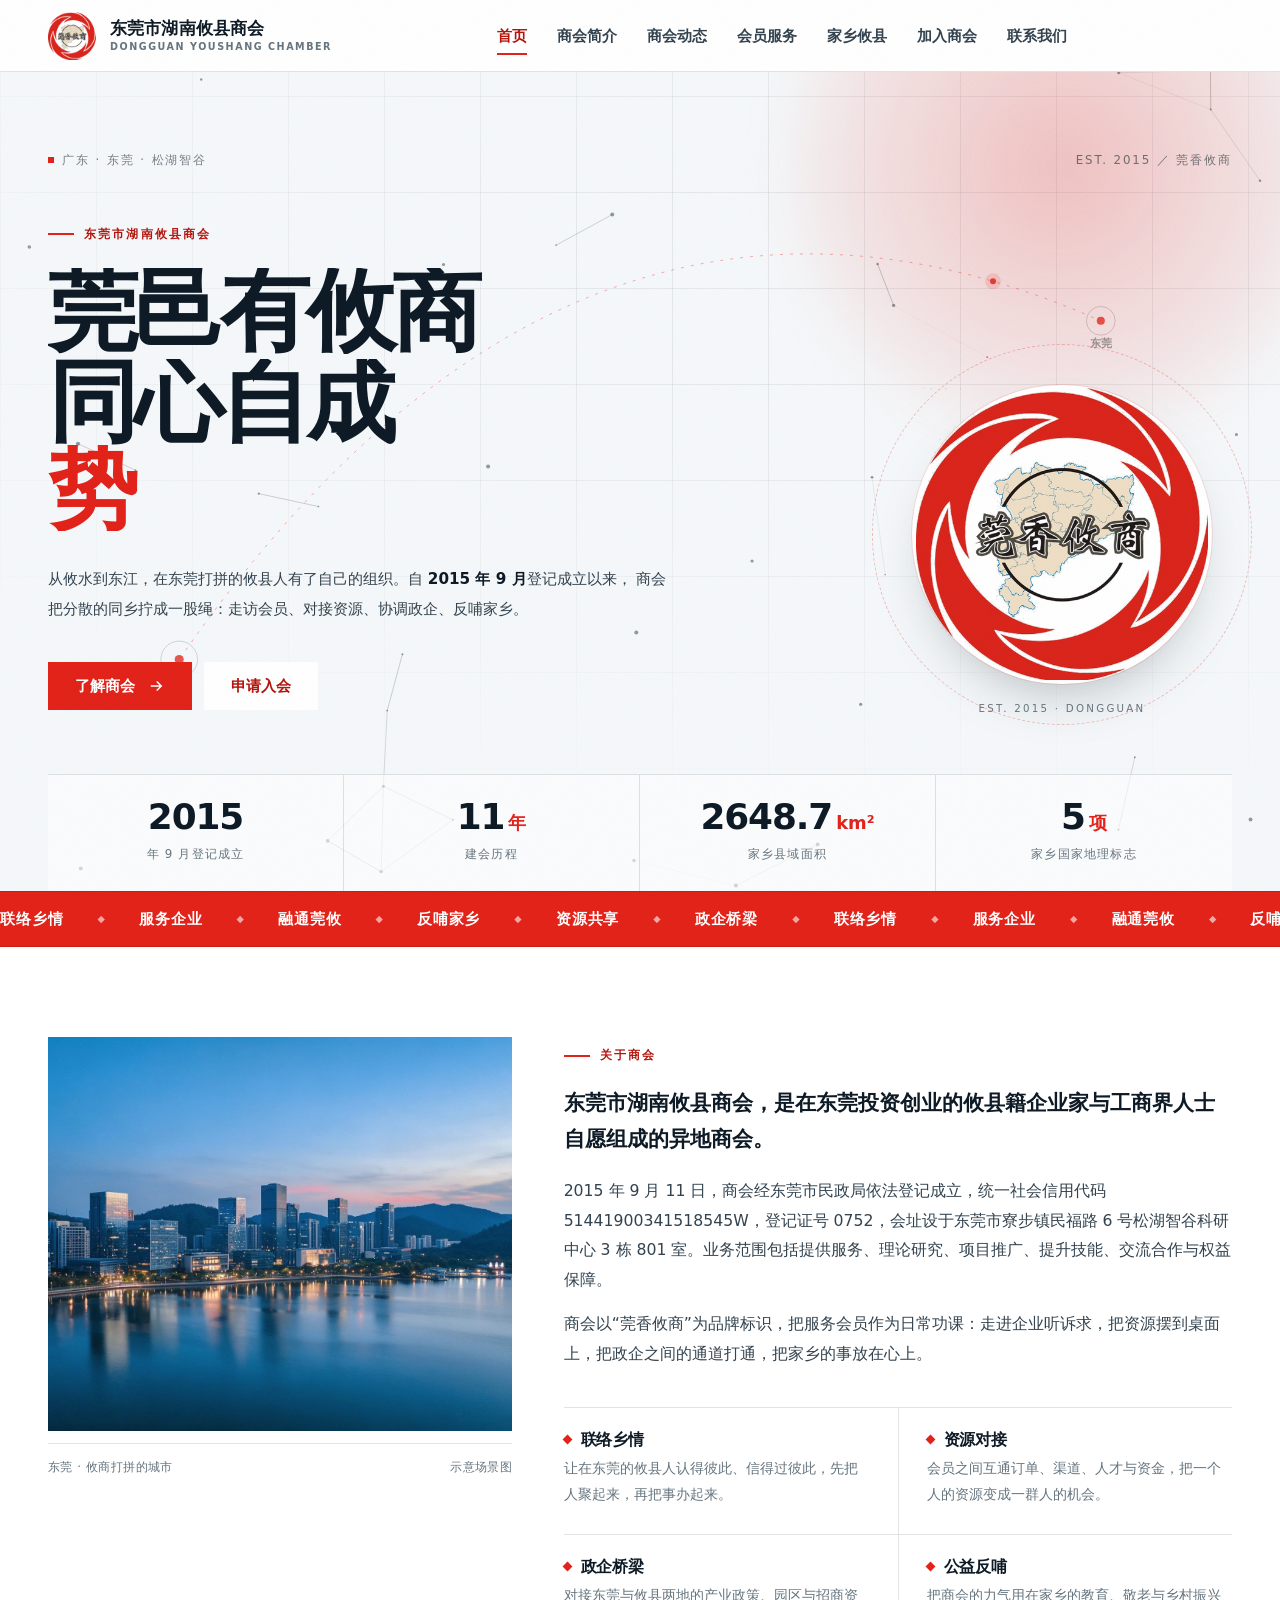
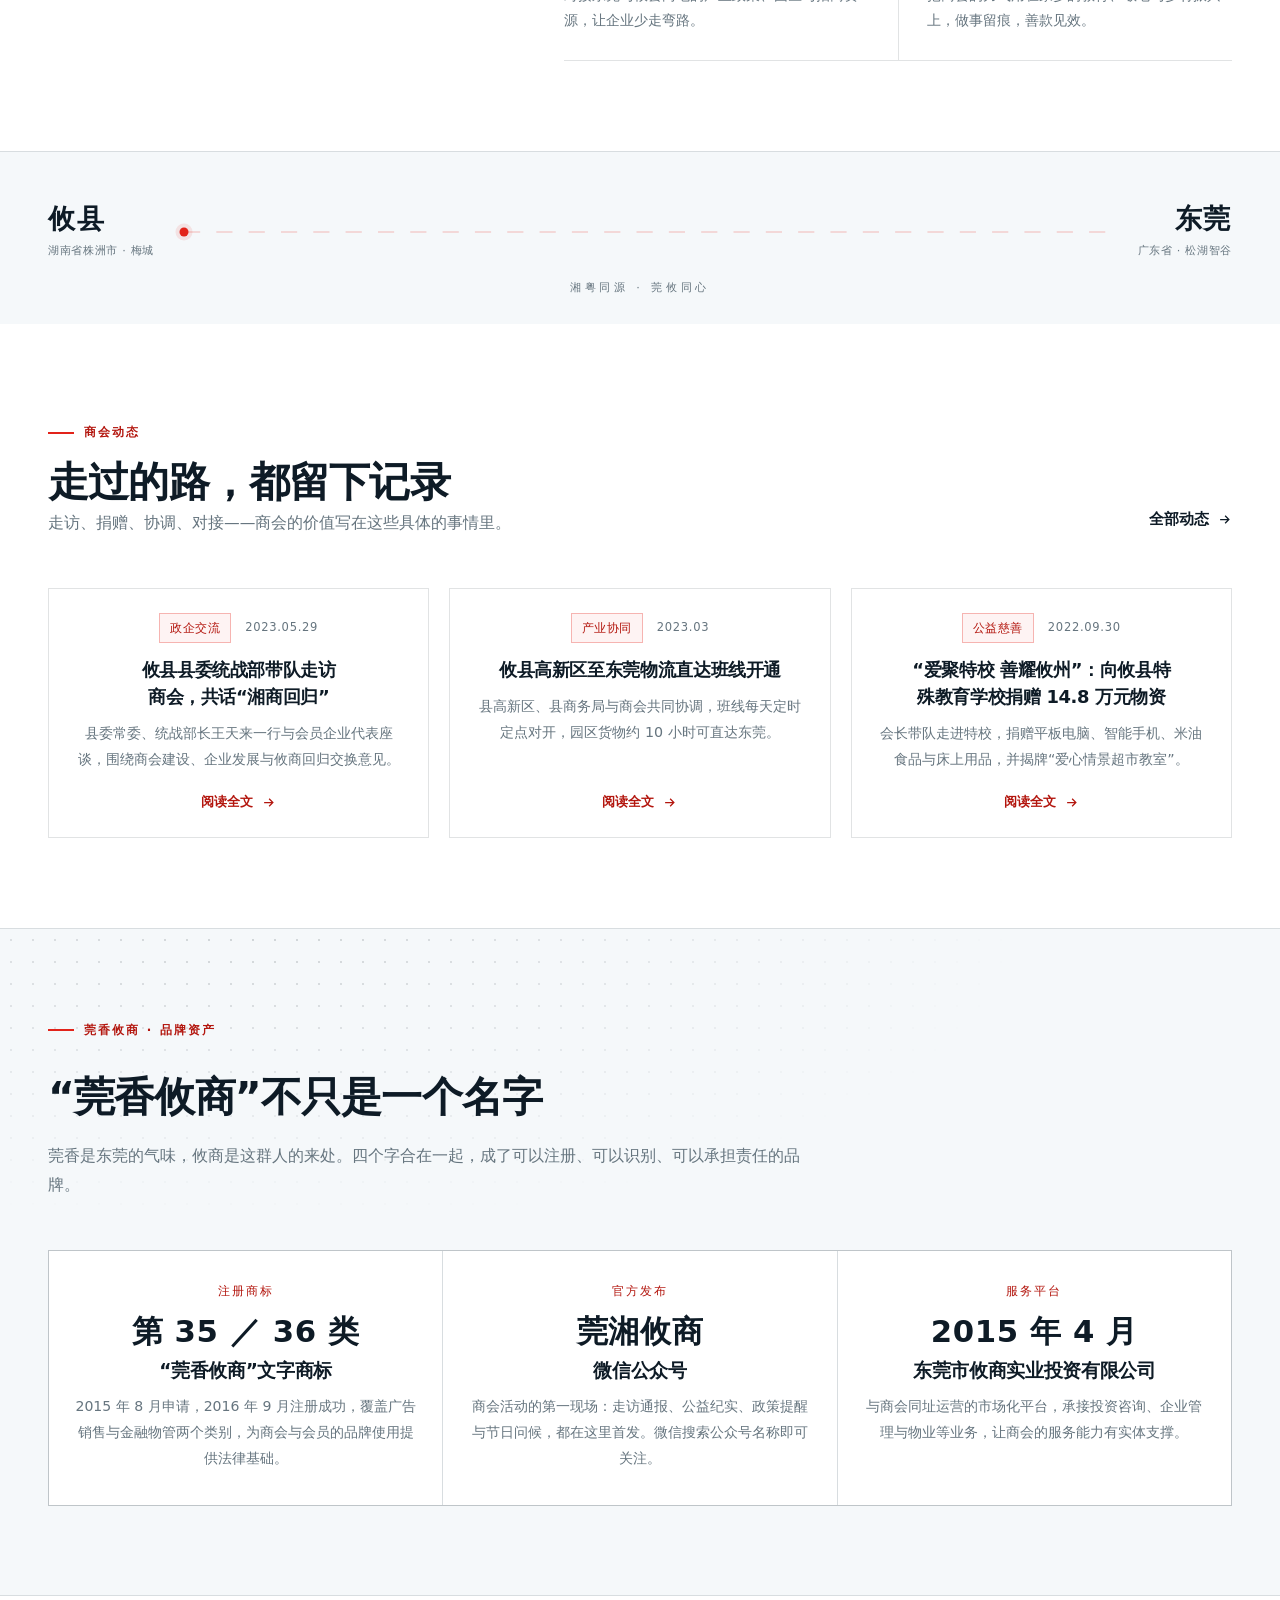
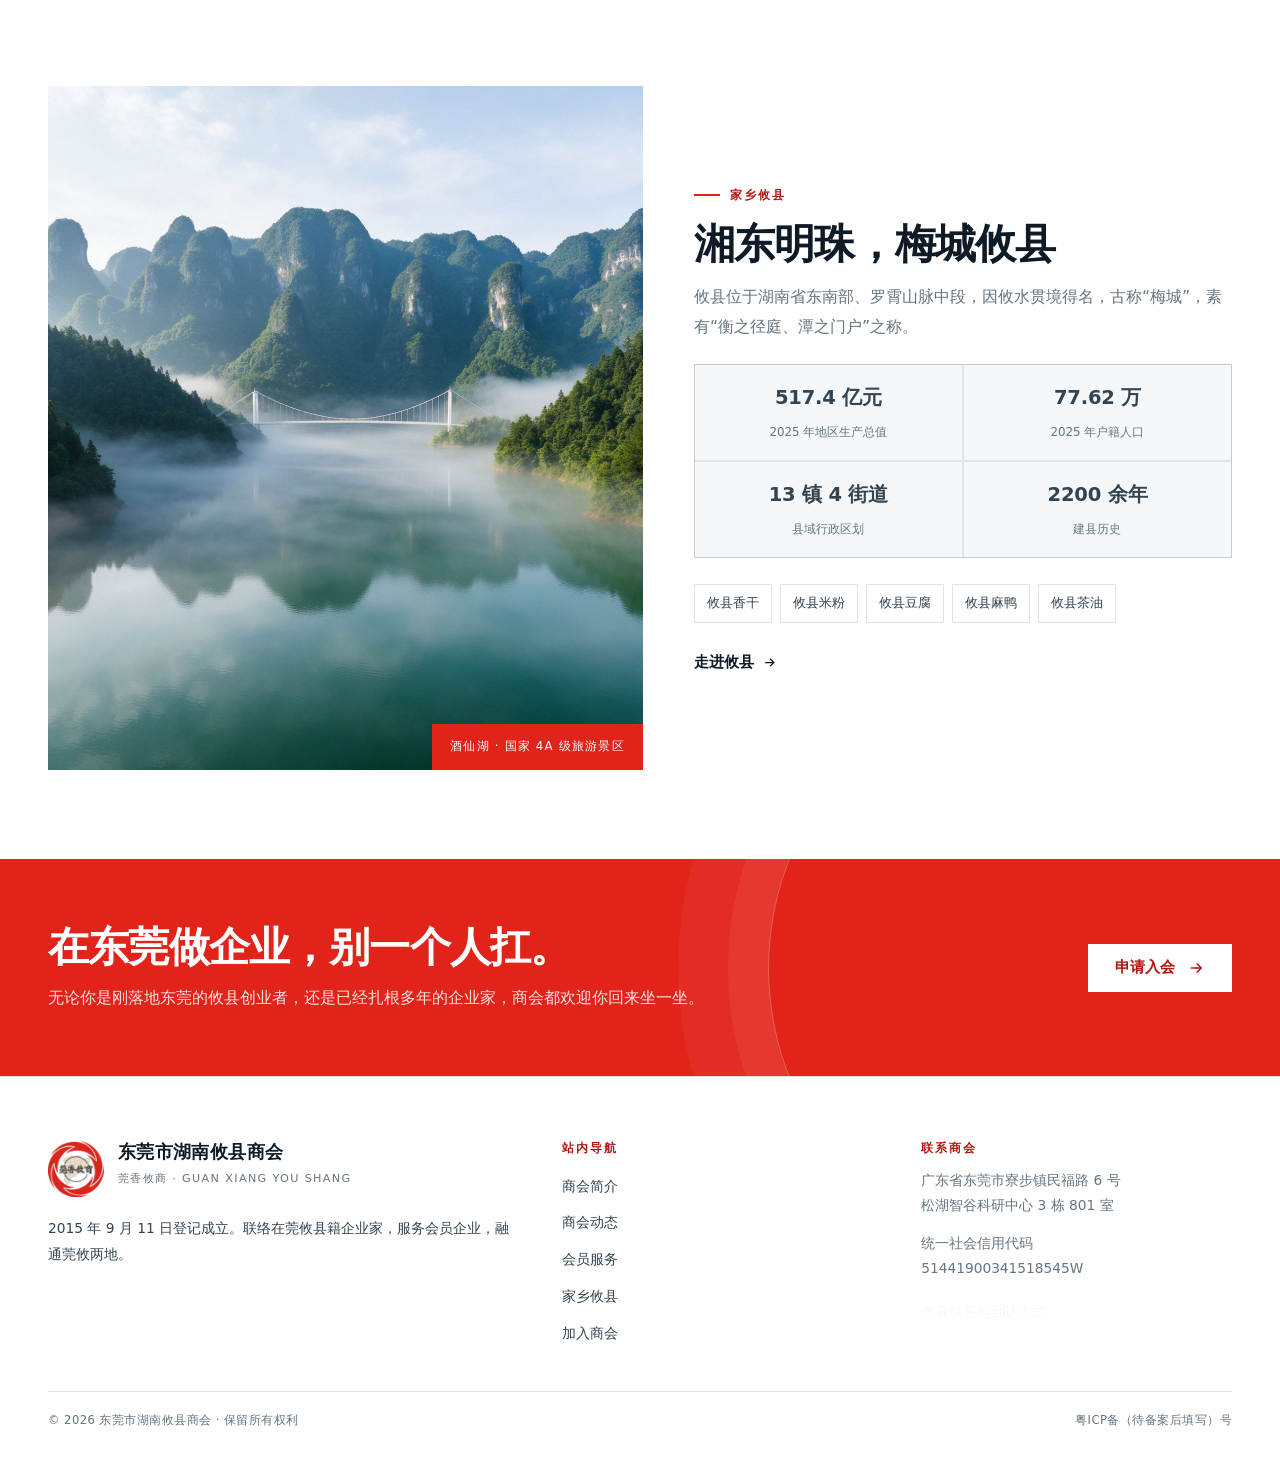
<file: index.html>
<!DOCTYPE html>
<html lang="zh-CN">
<head>
<meta charset="utf-8">
<meta name="viewport" content="width=device-width, initial-scale=1">
<title>东莞市湖南攸县商会官网｜莞香攸商 · 联络乡情 服务企业</title>
<meta name="description" content="东莞市湖南攸县商会（品牌：莞香攸商）2015年9月登记成立，会址位于东莞市寮步镇松湖智谷。商会联络在莞攸县籍企业家，开展会员走访、资源对接、政企沟通与公益反哺，推动莞攸两地经贸与人才交流。">
<meta name="keywords" content="东莞市湖南攸县商会,莞香攸商,莞湘攸商,攸县商会,东莞商会,攸商,湖南攸县,松湖智谷">
<meta name="author" content="东莞市湖南攸县商会">
<meta name="robots" content="index,follow,max-image-preview:large">
<link rel="canonical" href="https://unipiwei-blip.github.io/guanxiang-youshang-site/">
<meta property="og:type" content="website">
<meta property="og:site_name" content="东莞市湖南攸县商会">
<meta property="og:title" content="东莞市湖南攸县商会官网｜莞香攸商">
<meta property="og:description" content="2015年登记成立，会址位于东莞寮步松湖智谷。联络在莞攸县籍企业家，服务会员、融通莞攸。">
<meta property="og:url" content="https://unipiwei-blip.github.io/guanxiang-youshang-site/">
<meta property="og:image" content="https://unipiwei-blip.github.io/guanxiang-youshang-site/assets/img/og-cover.jpg">
<meta property="og:locale" content="zh_CN">
<meta name="twitter:card" content="summary_large_image">
<meta name="theme-color" content="#ffffff">
<link rel="icon" href="assets/favicon-64.png" sizes="64x64" type="image/png">
<link rel="apple-touch-icon" href="assets/apple-touch-icon.png">
<link rel="stylesheet" href="css/style.css">
<script type="application/ld+json">
{
  "@context": "https://schema.org",
  "@type": "Organization",
  "@id": "https://unipiwei-blip.github.io/guanxiang-youshang-site/#organization",
  "name": "东莞市湖南攸县商会",
  "alternateName": ["莞香攸商", "Dongguan Hunan Youxian Chamber of Commerce"],
  "url": "https://unipiwei-blip.github.io/guanxiang-youshang-site/",
  "logo": "https://unipiwei-blip.github.io/guanxiang-youshang-site/assets/logo.png",
  "image": "https://unipiwei-blip.github.io/guanxiang-youshang-site/assets/img/og-cover.jpg",
  "foundingDate": "2015-09-11",
  "description": "由在东莞市投资创业的湖南攸县籍企业家自愿组成的异地商会，2015年9月11日经东莞市民政局登记成立。",
  "identifier": {
    "@type": "PropertyValue",
    "propertyID": "统一社会信用代码",
    "value": "51441900341518545W"
  },
  "address": {
    "@type": "PostalAddress",
    "addressCountry": "CN",
    "addressRegion": "广东省",
    "addressLocality": "东莞市",
    "streetAddress": "寮步镇民福路6号松湖智谷科研中心3栋801室"
  },
  "areaServed": [
    { "@type": "City", "name": "东莞市" },
    { "@type": "AdministrativeArea", "name": "湖南省株洲市攸县" }
  ]
}
</script>
</head>
<body>
<a class="skip" href="#main">跳到主要内容</a>
<div class="scroll-line" aria-hidden="true"></div>

<header class="site-head">
  <div class="wrap site-head__inner">
    <a class="brand" href="index.html" aria-label="东莞市湖南攸县商会 首页">
      <img class="brand__logo" src="assets/logo-mark.png" alt="东莞市湖南攸县商会标志" width="44" height="44">
      <span class="brand__text"><span class="brand__name">东莞市湖南攸县商会</span><span class="brand__sub">DONGGUAN YOUSHANG CHAMBER</span></span>
    </a>
    <nav class="nav" aria-label="主导航">
      <a href="index.html" aria-current="page">首页</a>
      <a href="about.html">商会简介</a>
      <a href="news.html">商会动态</a>
      <a href="members.html">会员服务</a>
      <a href="youxian.html">家乡攸县</a>
      <a href="join.html">加入商会</a>
      <a href="contact.html">联系我们</a>
    </nav>
    <div class="head-right">
      <a class="btn head-cta" href="join.html">申请入会</a>
      <button class="burger" type="button" aria-label="打开菜单" aria-expanded="false" aria-controls="drawer">
        <span></span><span></span><span></span>
      </button>
    </div>
  </div>
</header>

<div class="drawer" id="drawer" data-open="false" aria-hidden="true">
  <div class="drawer__bar">
    <a class="brand" href="index.html">
      <img class="brand__logo" src="assets/logo-mark.png" alt="东莞市湖南攸县商会标志" width="40" height="40">
      <span class="brand__text"><span class="brand__name">东莞市湖南攸县商会</span><span class="brand__sub">DONGGUAN YOUSHANG CHAMBER</span></span>
    </a>
    <button class="burger" type="button" aria-label="关闭菜单" data-close-drawer>
      <span></span><span></span><span></span>
    </button>
  </div>
  <nav class="drawer__body" aria-label="移动端导航">
    <a href="index.html"><span>01</span>首页</a>
    <a href="about.html"><span>02</span>商会简介</a>
    <a href="news.html"><span>03</span>商会动态</a>
    <a href="members.html"><span>04</span>会员服务</a>
    <a href="youxian.html"><span>05</span>家乡攸县</a>
    <a href="join.html"><span>06</span>加入商会</a>
    <a href="contact.html"><span>07</span>联系我们</a>
    <p class="drawer__foot">东莞市寮步镇民福路6号<br>松湖智谷科研中心3栋801室</p>
  </nav>
</div>

<main id="main">

  <!-- ===== 首屏 ===== -->
  <section class="hero">
    <canvas class="hero__canvas" id="heroCanvas" aria-hidden="true"></canvas>
    <div class="hero__glow" aria-hidden="true"></div>
    <div class="wrap hero__inner">
      <div class="hero-top">
        <span><span class="hero-top__dot"></span>广东 · 东莞 · 松湖智谷</span>
        <span>EST. 2015 ／ 莞香攸商</span>
      </div>
      <div class="hero-grid">
        <div>
          <span class="eyebrow eyebrow--ink">东莞市湖南攸县商会</span>
          <h1 class="hero-title">
            <span><i>莞邑有攸商</i></span>
            <span><i>同心自成<span class="accent">势</span></i></span>
          </h1>
          <p class="hero-deck">
            从攸水到东江，在东莞打拼的攸县人有了自己的组织。自 <b>2015 年 9 月</b>登记成立以来，
            商会把分散的同乡拧成一股绳：走访会员、对接资源、协调政企、反哺家乡。
          </p>
          <div class="hero-actions">
            <a class="btn" href="about.html">
              了解商会
              <svg class="btn__arrow" viewBox="0 0 24 24" fill="none" stroke="currentColor" stroke-width="2" aria-hidden="true"><path d="M5 12h14M13 6l6 6-6 6"/></svg>
            </a>
            <a class="btn btn--light" href="join.html">申请入会</a>
          </div>
        </div>
        <div class="seal">
          <img class="seal__logo" src="assets/logo.png" alt="莞香攸商标志：红色环旋与湖南地图轮廓" width="480" height="480">
          <span class="seal__note">EST. 2015 · DONGGUAN</span>
        </div>
      </div>
    </div>
    <div class="wrap">
      <div class="hero-stats">
        <div class="stat">
          <div class="stat__num">2015</div>
          <div class="stat__label">年 9 月登记成立</div>
        </div>
        <div class="stat">
          <div class="stat__num">11<em>年</em></div>
          <div class="stat__label">建会历程</div>
        </div>
        <div class="stat">
          <div class="stat__num">2648.7<em>km²</em></div>
          <div class="stat__label">家乡县域面积</div>
        </div>
        <div class="stat">
          <div class="stat__num">5<em>项</em></div>
          <div class="stat__label">家乡国家地理标志</div>
        </div>
      </div>
    </div>
  </section>

  <!-- ===== 滚动字带 ===== -->
  <div class="ribbon" aria-hidden="true">
    <div class="ribbon__track">
      <div class="ribbon__group">
        <span>联络乡情</span><i>◆</i><span>服务企业</span><i>◆</i><span>融通莞攸</span><i>◆</i><span>反哺家乡</span><i>◆</i><span>资源共享</span><i>◆</i><span>政企桥梁</span><i>◆</i>
      </div>
      <div class="ribbon__group">
        <span>联络乡情</span><i>◆</i><span>服务企业</span><i>◆</i><span>融通莞攸</span><i>◆</i><span>反哺家乡</span><i>◆</i><span>资源共享</span><i>◆</i><span>政企桥梁</span><i>◆</i>
      </div>
    </div>
  </div>

  <!-- ===== 关于商会 ===== -->
  <section class="sec" id="about">
    <div class="wrap about-grid">
      <figure class="about-figure rv">
        <img src="assets/img/dongguan.jpg" alt="东莞城市天际线与湖面，蓝调时刻" width="1800" height="1012" loading="lazy">
        <div class="about-figure__cap">
          <span>东莞 · 攸商打拼的城市</span>
          <span>示意场景图</span>
        </div>
      </figure>
      <div class="about-copy rv rv-d1">
        <span class="eyebrow">关于商会</span>
        <p class="lead" style="margin-top:18px">东莞市湖南攸县商会，是在东莞投资创业的攸县籍企业家与工商界人士自愿组成的异地商会。</p>
        <p>2015 年 9 月 11 日，商会经东莞市民政局依法登记成立，统一社会信用代码 51441900341518545W，登记证号 0752，会址设于东莞市寮步镇民福路 6 号松湖智谷科研中心 3 栋 801 室。业务范围包括提供服务、理论研究、项目推广、提升技能、交流合作与权益保障。</p>
        <p>商会以“莞香攸商”为品牌标识，把服务会员作为日常功课：走进企业听诉求，把资源摆到桌面上，把政企之间的通道打通，把家乡的事放在心上。</p>
        <div class="pillars">
          <div class="pillar">
            <h3>联络乡情</h3>
            <p>让在东莞的攸县人认得彼此、信得过彼此，先把人聚起来，再把事办起来。</p>
          </div>
          <div class="pillar">
            <h3>资源对接</h3>
            <p>会员之间互通订单、渠道、人才与资金，把一个人的资源变成一群人的机会。</p>
          </div>
          <div class="pillar">
            <h3>政企桥梁</h3>
            <p>对接东莞与攸县两地的产业政策、园区与招商资源，让企业少走弯路。</p>
          </div>
          <div class="pillar">
            <h3>公益反哺</h3>
            <p>把商会的力气用在家乡的教育、敬老与乡村振兴上，做事留痕，善款见效。</p>
          </div>
        </div>
      </div>
    </div>
  </section>

  <!-- ===== 双城 ===== -->
  <section class="dual" aria-label="攸县与东莞">
    <div class="wrap dual__inner">
      <div class="dual__node rv">
        <b>攸县</b>
        <span>湖南省株洲市 · 梅城</span>
      </div>
      <div class="dual__line" aria-hidden="true">
        <svg viewBox="0 0 400 40" preserveAspectRatio="none">
          <path class="dual__path" d="M0 20 H400"/>
        </svg>
        <span class="dual__dot"></span>
      </div>
      <div class="dual__node dual__node--end rv rv-d1">
        <b>东莞</b>
        <span>广东省 · 松湖智谷</span>
      </div>
    </div>
    <p class="dual__note">湘粤同源 · 莞攸同心</p>
  </section>

  <!-- ===== 商会动态 ===== -->
  <section class="sec" id="news">
    <div class="wrap">
      <div class="sec-head sec-head--row">
        <div>
          <span class="eyebrow">商会动态</span>
          <h2 style="margin-top:14px">走过的路，都留下记录</h2>
          <p class="deck">走访、捐赠、协调、对接——商会的价值写在这些具体的事情里。</p>
        </div>
        <a class="link-sweep" href="news.html">
          全部动态
          <svg width="15" height="15" viewBox="0 0 24 24" fill="none" stroke="currentColor" stroke-width="2" aria-hidden="true"><path d="M5 12h14M13 6l6 6-6 6"/></svg>
        </a>
      </div>
      <div class="news-grid">
        <a class="card rv" href="news/2023-youxian-outreach.html" data-cat="gov">
          <div class="card__meta"><span class="tag">政企交流</span><time datetime="2023-05-29">2023.05.29</time></div>
          <h3>攸县县委统战部带队走访商会，共话“湘商回归”</h3>
          <p>县委常委、统战部长王天来一行与会员企业代表座谈，围绕商会建设、企业发展与攸商回归交换意见。</p>
          <span class="card__go">阅读全文
            <svg viewBox="0 0 24 24" fill="none" stroke="currentColor" stroke-width="2" aria-hidden="true"><path d="M5 12h14M13 6l6 6-6 6"/></svg>
          </span>
        </a>
        <a class="card rv rv-d1" href="news/2023-logistics-line.html" data-cat="industry">
          <div class="card__meta"><span class="tag">产业协同</span><time datetime="2023-03">2023.03</time></div>
          <h3>攸县高新区至东莞物流直达班线开通</h3>
          <p>县高新区、县商务局与商会共同协调，班线每天定时定点对开，园区货物约 10 小时可直达东莞。</p>
          <span class="card__go">阅读全文
            <svg viewBox="0 0 24 24" fill="none" stroke="currentColor" stroke-width="2" aria-hidden="true"><path d="M5 12h14M13 6l6 6-6 6"/></svg>
          </span>
        </a>
        <a class="card rv rv-d2" href="news/2022-special-school-donation.html" data-cat="charity">
          <div class="card__meta"><span class="tag">公益慈善</span><time datetime="2022-09-30">2022.09.30</time></div>
          <h3>“爱聚特校 善耀攸州”：向攸县特殊教育学校捐赠 14.8 万元物资</h3>
          <p>会长带队走进特校，捐赠平板电脑、智能手机、米油食品与床上用品，并揭牌“爱心情景超市教室”。</p>
          <span class="card__go">阅读全文
            <svg viewBox="0 0 24 24" fill="none" stroke="currentColor" stroke-width="2" aria-hidden="true"><path d="M5 12h14M13 6l6 6-6 6"/></svg>
          </span>
        </a>
      </div>
    </div>
  </section>

  <!-- ===== 品牌 ===== -->
  <section class="sec dark-sec">
    <div class="wrap">
      <div class="sec-head">
        <span class="eyebrow eyebrow--ink">莞香攸商 · 品牌资产</span>
        <h2 style="margin-top:14px">“莞香攸商”不只是一个名字</h2>
        <p class="deck">莞香是东莞的气味，攸商是这群人的来处。四个字合在一起，成了可以注册、可以识别、可以承担责任的品牌。</p>
      </div>
      <div class="brand-grid">
        <div class="brand-cell rv">
          <span class="brand-cell__k">注册商标</span>
          <div class="brand-cell__big">第 35 ／ 36 类</div>
          <h3>“莞香攸商”文字商标</h3>
          <p>2015 年 8 月申请，2016 年 9 月注册成功，覆盖广告销售与金融物管两个类别，为商会与会员的品牌使用提供法律基础。</p>
        </div>
        <div class="brand-cell rv rv-d1">
          <span class="brand-cell__k">官方发布</span>
          <div class="brand-cell__big">莞湘攸商</div>
          <h3>微信公众号</h3>
          <p>商会活动的第一现场：走访通报、公益纪实、政策提醒与节日问候，都在这里首发。微信搜索公众号名称即可关注。</p>
        </div>
        <div class="brand-cell rv rv-d2">
          <span class="brand-cell__k">服务平台</span>
          <div class="brand-cell__big">2015 年 4 月</div>
          <h3>东莞市攸商实业投资有限公司</h3>
          <p>与商会同址运营的市场化平台，承接投资咨询、企业管理与物业等业务，让商会的服务能力有实体支撑。</p>
        </div>
      </div>
    </div>
  </section>

  <!-- ===== 家乡 ===== -->
  <section class="sec" id="youxian">
    <div class="wrap home-grid">
      <figure class="home-figure rv">
        <img src="assets/img/youxian-lake.jpg" alt="攸县酒仙湖：喀斯特峰丛环抱的水湾与晨雾" width="1800" height="1350" loading="lazy">
        <div class="home-figure__badge">酒仙湖 · 国家 4A 级旅游景区</div>
      </figure>
      <div class="rv rv-d1">
        <span class="eyebrow">家乡攸县</span>
        <h2 style="margin-top:14px;font-size:var(--fs-h2)">湘东明珠，梅城攸县</h2>
        <p style="color:var(--muted);margin-top:12px">攸县位于湖南省东南部、罗霄山脉中段，因攸水贯境得名，古称“梅城”，素有“衡之径庭、潭之门户”之称。</p>
        <div class="facts-inline">
          <div class="fact"><b>517.4 亿元</b><span>2025 年地区生产总值</span></div>
          <div class="fact"><b>77.62 万</b><span>2025 年户籍人口</span></div>
          <div class="fact"><b>13 镇 4 街道</b><span>县域行政区划</span></div>
          <div class="fact"><b>2200 余年</b><span>建县历史</span></div>
        </div>
        <div class="chips" aria-label="攸县国家地理标志产品">
          <span class="chip">攸县香干</span>
          <span class="chip">攸县米粉</span>
          <span class="chip">攸县豆腐</span>
          <span class="chip">攸县麻鸭</span>
          <span class="chip">攸县茶油</span>
        </div>
        <p style="margin-top:24px">
          <a class="link-sweep" href="youxian.html">
            走进攸县
            <svg width="15" height="15" viewBox="0 0 24 24" fill="none" stroke="currentColor" stroke-width="2" aria-hidden="true"><path d="M5 12h14M13 6l6 6-6 6"/></svg>
          </a>
        </p>
      </div>
    </div>
  </section>

  <!-- ===== 加入 ===== -->
  <section class="cta-band">
    <div class="wrap cta-inner">
      <div>
        <h2>在东莞做企业，别一个人扛。</h2>
        <p>无论你是刚落地东莞的攸县创业者，还是已经扎根多年的企业家，商会都欢迎你回来坐一坐。</p>
      </div>
      <a class="btn btn--light" href="join.html">
        申请入会
        <svg class="btn__arrow" viewBox="0 0 24 24" fill="none" stroke="currentColor" stroke-width="2" aria-hidden="true"><path d="M5 12h14M13 6l6 6-6 6"/></svg>
      </a>
    </div>
  </section>

</main>

<footer class="site-foot">
  <div class="wrap">
    <div class="foot-grid">
      <div>
        <div class="foot-brand">
          <img src="assets/logo-mark.png" alt="东莞市湖南攸县商会标志" width="52" height="52" loading="lazy">
          <div>
            <h3>东莞市湖南攸县商会</h3>
            <p>莞香攸商 · GUAN XIANG YOU SHANG</p>
          </div>
        </div>
        <p class="foot-blurb">2015 年 9 月 11 日登记成立。联络在莞攸县籍企业家，服务会员企业，融通莞攸两地。</p>
      </div>
      <div class="foot-col">
        <h4>站内导航</h4>
        <a href="about.html">商会简介</a>
        <a href="news.html">商会动态</a>
        <a href="members.html">会员服务</a>
        <a href="youxian.html">家乡攸县</a>
        <a href="join.html">加入商会</a>
      </div>
      <div class="foot-col">
        <h4>联系商会</h4>
        <p>广东省东莞市寮步镇民福路 6 号<br>松湖智谷科研中心 3 栋 801 室</p>
        <p style="margin-top:12px">统一社会信用代码<br>51441900341518545W</p>
        <a href="contact.html" style="margin-top:12px;color:var(--rice)">查看联系与到访方式</a>
      </div>
    </div>
    <div class="foot-bottom">
      <span>© <span data-year>2026</span> 东莞市湖南攸县商会 · 保留所有权利</span>
      <span>粤ICP备（待备案后填写）号</span>
    </div>
  </div>
</footer>

<div class="toast" role="status" aria-live="polite"></div>
<script src="js/main.js" defer></script>
</body>
</html>
</file>
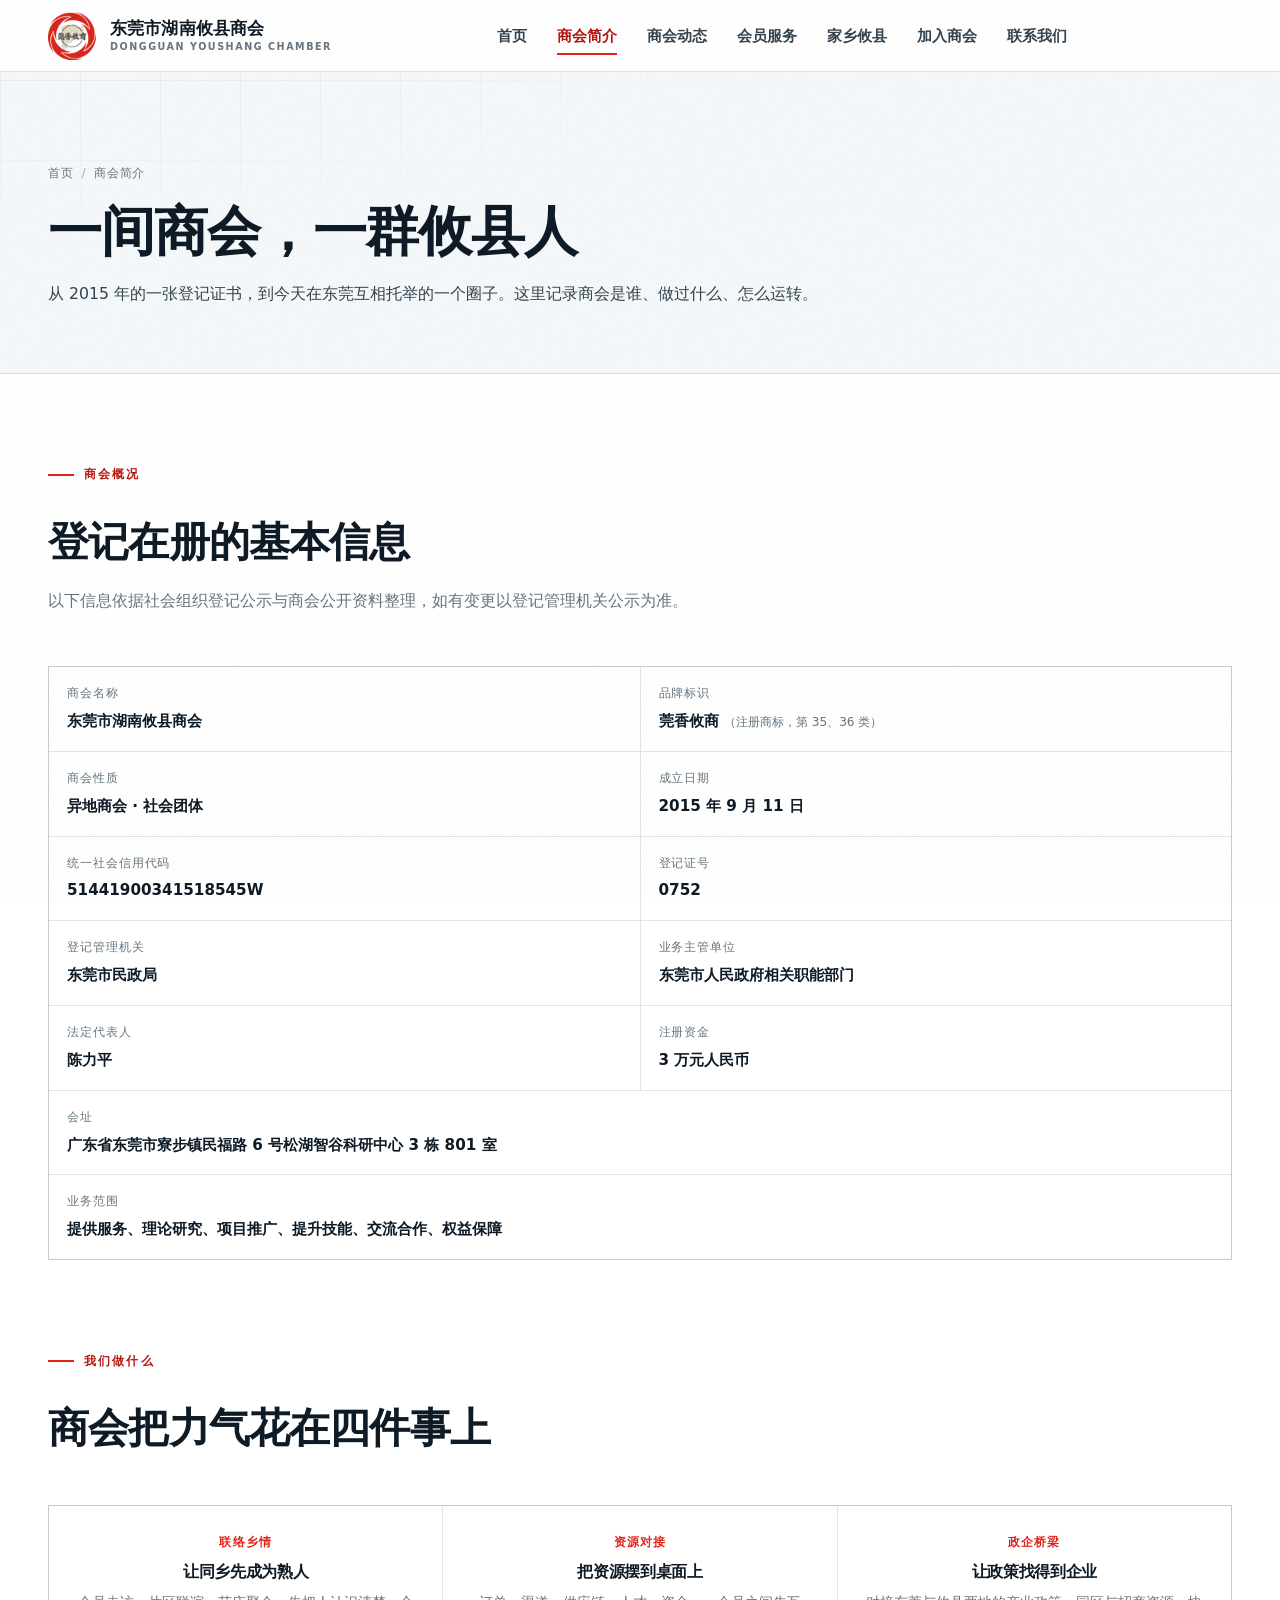
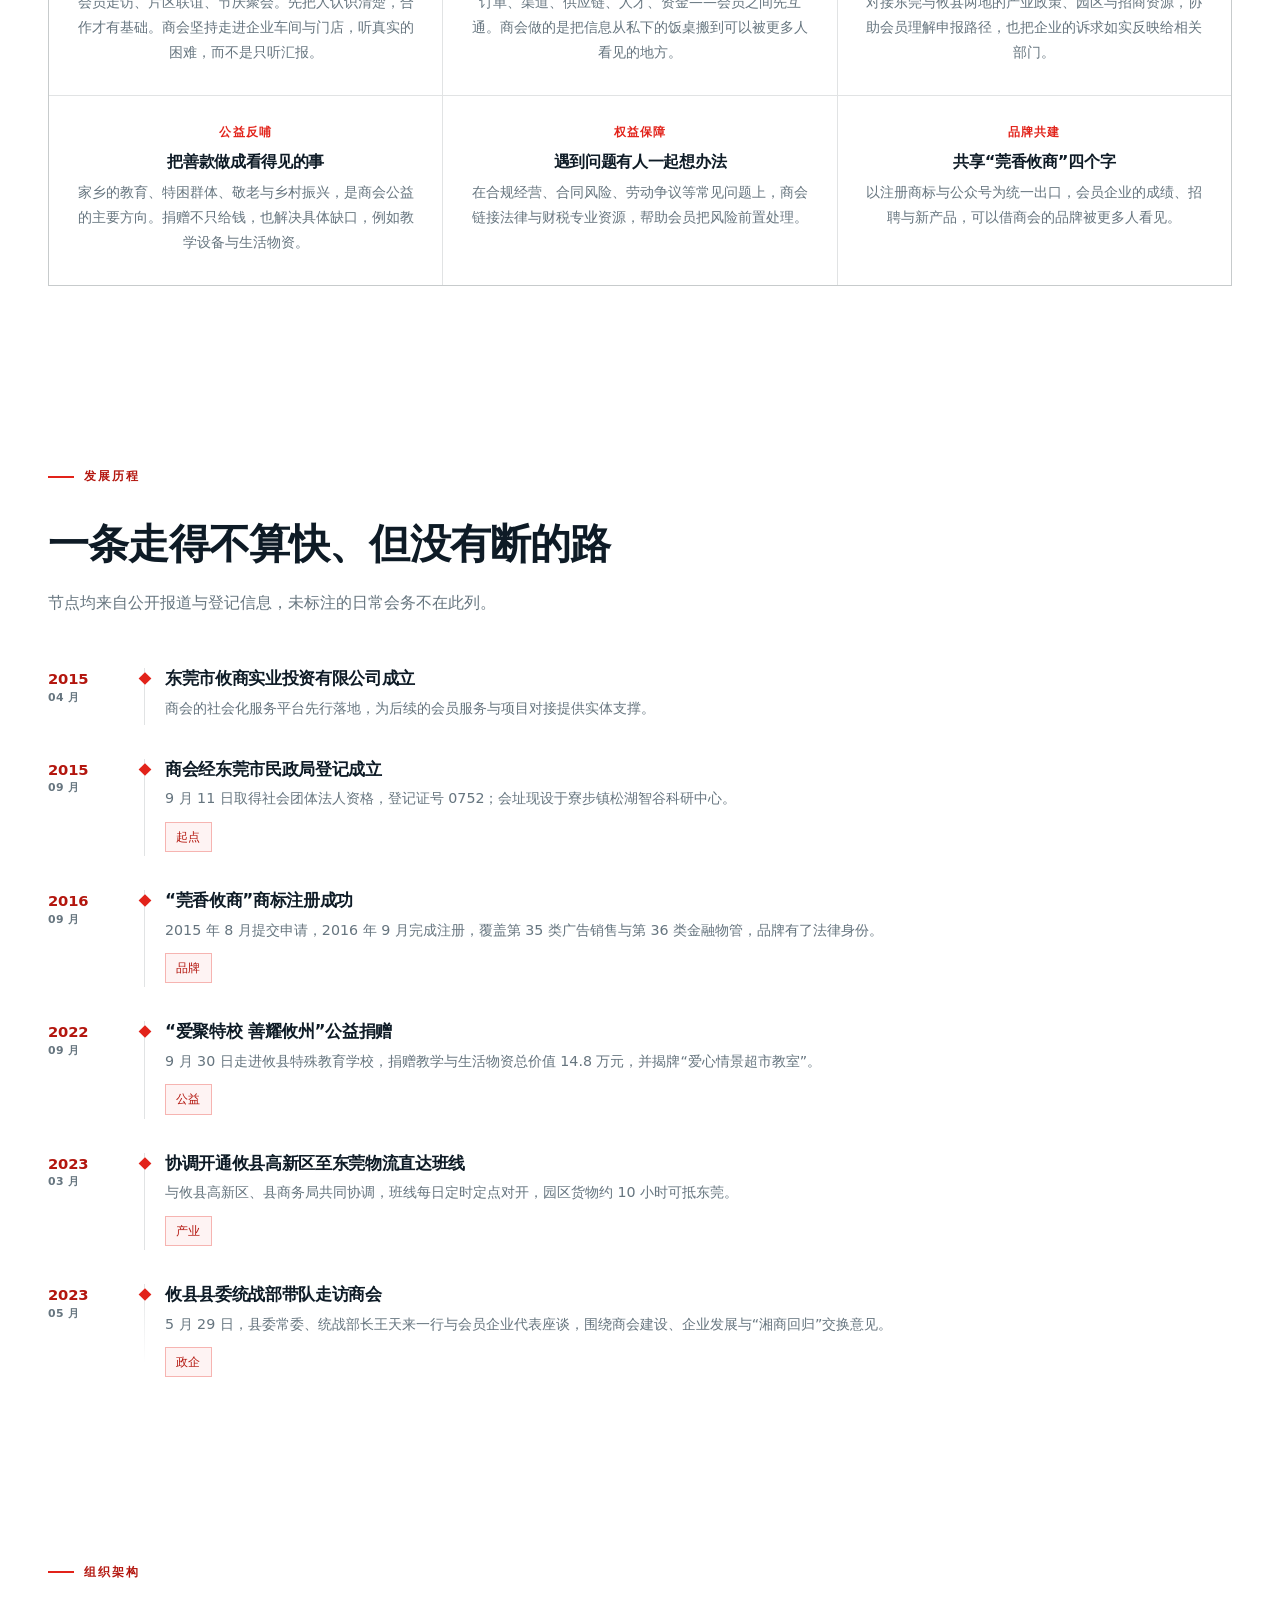
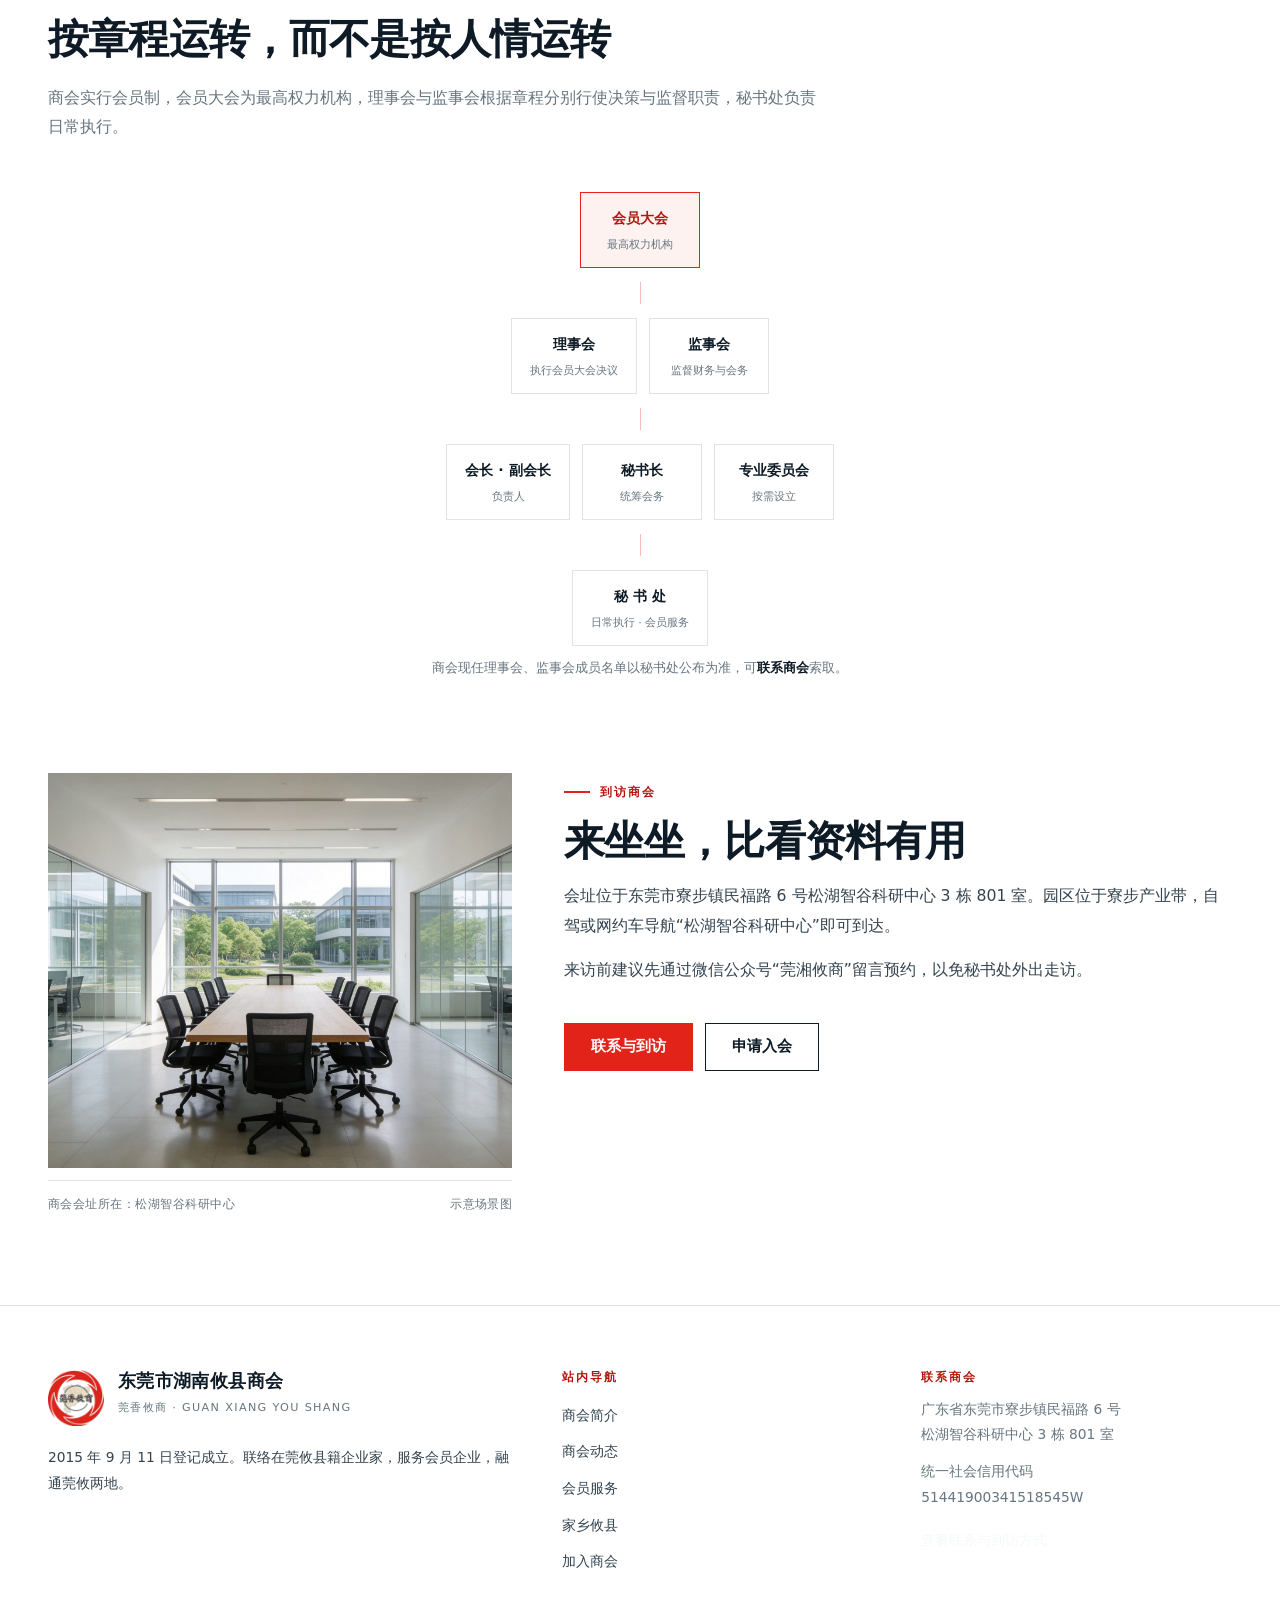
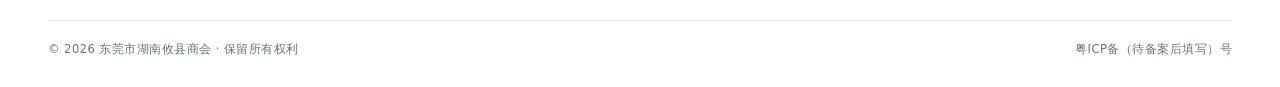
<file: about.html>
<!DOCTYPE html>
<html lang="zh-CN">
<head>
<meta charset="utf-8">
<meta name="viewport" content="width=device-width, initial-scale=1">
<title>商会简介｜东莞市湖南攸县商会 · 莞香攸商</title>
<meta name="description" content="东莞市湖南攸县商会简介：2015年9月11日经东莞市民政局登记成立，统一社会信用代码51441900341518545W，会址位于寮步镇松湖智谷。了解商会沿革、组织架构、业务范围与历年纪事。">
<meta name="robots" content="index,follow">
<link rel="canonical" href="https://unipiwei-blip.github.io/guanxiang-youshang-site/about.html">
<meta property="og:type" content="article">
<meta property="og:title" content="商会简介｜东莞市湖南攸县商会">
<meta property="og:description" content="2015年登记成立的异地商会：沿革、组织架构、业务范围与历年纪事。">
<meta property="og:url" content="https://unipiwei-blip.github.io/guanxiang-youshang-site/about.html">
<meta property="og:image" content="https://unipiwei-blip.github.io/guanxiang-youshang-site/assets/img/og-cover.jpg">
<meta name="theme-color" content="#ffffff">
<link rel="icon" href="assets/favicon-64.png" sizes="64x64" type="image/png">
<link rel="apple-touch-icon" href="assets/apple-touch-icon.png">
<link rel="stylesheet" href="css/style.css">
<script type="application/ld+json">
{
  "@context": "https://schema.org",
  "@type": "BreadcrumbList",
  "itemListElement": [
    { "@type": "ListItem", "position": 1, "name": "首页", "item": "https://unipiwei-blip.github.io/guanxiang-youshang-site/" },
    { "@type": "ListItem", "position": 2, "name": "商会简介", "item": "https://unipiwei-blip.github.io/guanxiang-youshang-site/about.html" }
  ]
}
</script>
</head>
<body>
<a class="skip" href="#main">跳到主要内容</a>
<div class="scroll-line" aria-hidden="true"></div>

<header class="site-head">
  <div class="wrap site-head__inner">
    <a class="brand" href="index.html" aria-label="东莞市湖南攸县商会 首页">
      <img class="brand__logo" src="assets/logo-mark.png" alt="东莞市湖南攸县商会标志" width="44" height="44">
      <span class="brand__text"><span class="brand__name">东莞市湖南攸县商会</span><span class="brand__sub">DONGGUAN YOUSHANG CHAMBER</span></span>
    </a>
    <nav class="nav" aria-label="主导航">
      <a href="index.html">首页</a>
      <a href="about.html" aria-current="page">商会简介</a>
      <a href="news.html">商会动态</a>
      <a href="members.html">会员服务</a>
      <a href="youxian.html">家乡攸县</a>
      <a href="join.html">加入商会</a>
      <a href="contact.html">联系我们</a>
    </nav>
    <div class="head-right">
      <a class="btn head-cta" href="join.html">申请入会</a>
      <button class="burger" type="button" aria-label="打开菜单" aria-expanded="false" aria-controls="drawer">
        <span></span><span></span><span></span>
      </button>
    </div>
  </div>
</header>

<div class="drawer" id="drawer" data-open="false" aria-hidden="true">
  <div class="drawer__bar">
    <a class="brand" href="index.html">
      <img class="brand__logo" src="assets/logo-mark.png" alt="东莞市湖南攸县商会标志" width="40" height="40">
      <span class="brand__text"><span class="brand__name">东莞市湖南攸县商会</span><span class="brand__sub">DONGGUAN YOUSHANG CHAMBER</span></span>
    </a>
    <button class="burger" type="button" aria-label="关闭菜单" data-close-drawer>
      <span></span><span></span><span></span>
    </button>
  </div>
  <nav class="drawer__body" aria-label="移动端导航">
    <a href="index.html"><span>01</span>首页</a>
    <a href="about.html"><span>02</span>商会简介</a>
    <a href="news.html"><span>03</span>商会动态</a>
    <a href="members.html"><span>04</span>会员服务</a>
    <a href="youxian.html"><span>05</span>家乡攸县</a>
    <a href="join.html"><span>06</span>加入商会</a>
    <a href="contact.html"><span>07</span>联系我们</a>
    <p class="drawer__foot">东莞市寮步镇民福路6号<br>松湖智谷科研中心3栋801室</p>
  </nav>
</div>

<main id="main">
  <section class="pagehead">
    <div class="wrap">
      <nav class="crumb" aria-label="面包屑">
        <a href="index.html">首页</a><i>/</i><span>商会简介</span>
      </nav>
      <h1>一间商会，一群攸县人</h1>
      <p class="deck">从 2015 年的一张登记证书，到今天在东莞互相托举的一个圈子。这里记录商会是谁、做过什么、怎么运转。</p>
    </div>
  </section>

  <!-- 概况 -->
  <section class="sec">
    <div class="wrap">
      <div class="sec-head">
        <span class="eyebrow">商会概况</span>
        <h2 style="margin-top:14px">登记在册的基本信息</h2>
        <p class="deck">以下信息依据社会组织登记公示与商会公开资料整理，如有变更以登记管理机关公示为准。</p>
      </div>
      <div class="spec rv">
        <div class="spec__row"><span class="spec__k">商会名称</span><span class="spec__v">东莞市湖南攸县商会</span></div>
        <div class="spec__row"><span class="spec__k">品牌标识</span><span class="spec__v">莞香攸商 <small>（注册商标，第 35、36 类）</small></span></div>
        <div class="spec__row"><span class="spec__k">商会性质</span><span class="spec__v">异地商会 · 社会团体</span></div>
        <div class="spec__row"><span class="spec__k">成立日期</span><span class="spec__v">2015 年 9 月 11 日</span></div>
        <div class="spec__row"><span class="spec__k">统一社会信用代码</span><span class="spec__v">51441900341518545W</span></div>
        <div class="spec__row"><span class="spec__k">登记证号</span><span class="spec__v">0752</span></div>
        <div class="spec__row"><span class="spec__k">登记管理机关</span><span class="spec__v">东莞市民政局</span></div>
        <div class="spec__row"><span class="spec__k">业务主管单位</span><span class="spec__v">东莞市人民政府相关职能部门</span></div>
        <div class="spec__row"><span class="spec__k">法定代表人</span><span class="spec__v">陈力平</span></div>
        <div class="spec__row"><span class="spec__k">注册资金</span><span class="spec__v">3 万元人民币</span></div>
        <div class="spec__row" style="grid-column:1/-1"><span class="spec__k">会址</span><span class="spec__v">广东省东莞市寮步镇民福路 6 号松湖智谷科研中心 3 栋 801 室</span></div>
        <div class="spec__row" style="grid-column:1/-1"><span class="spec__k">业务范围</span><span class="spec__v">提供服务、理论研究、项目推广、提升技能、交流合作、权益保障</span></div>
      </div>
    </div>
  </section>

  <!-- 我们做什么 -->
  <section class="sec" style="padding-top:0">
    <div class="wrap">
      <div class="sec-head">
        <span class="eyebrow">我们做什么</span>
        <h2 style="margin-top:14px">商会把力气花在四件事上</h2>
      </div>
      <div class="svc">
        <div class="svc__item rv">
          <span class="svc__no">联络乡情</span>
          <h3>让同乡先成为熟人</h3>
          <p>会员走访、片区联谊、节庆聚会。先把人认识清楚，合作才有基础。商会坚持走进企业车间与门店，听真实的困难，而不是只听汇报。</p>
        </div>
        <div class="svc__item rv rv-d1">
          <span class="svc__no">资源对接</span>
          <h3>把资源摆到桌面上</h3>
          <p>订单、渠道、供应链、人才、资金——会员之间先互通。商会做的是把信息从私下的饭桌搬到可以被更多人看见的地方。</p>
        </div>
        <div class="svc__item rv rv-d2">
          <span class="svc__no">政企桥梁</span>
          <h3>让政策找得到企业</h3>
          <p>对接东莞与攸县两地的产业政策、园区与招商资源，协助会员理解申报路径，也把企业的诉求如实反映给相关部门。</p>
        </div>
        <div class="svc__item rv">
          <span class="svc__no">公益反哺</span>
          <h3>把善款做成看得见的事</h3>
          <p>家乡的教育、特困群体、敬老与乡村振兴，是商会公益的主要方向。捐赠不只给钱，也解决具体缺口，例如教学设备与生活物资。</p>
        </div>
        <div class="svc__item rv rv-d1">
          <span class="svc__no">权益保障</span>
          <h3>遇到问题有人一起想办法</h3>
          <p>在合规经营、合同风险、劳动争议等常见问题上，商会链接法律与财税专业资源，帮助会员把风险前置处理。</p>
        </div>
        <div class="svc__item rv rv-d2">
          <span class="svc__no">品牌共建</span>
          <h3>共享“莞香攸商”四个字</h3>
          <p>以注册商标与公众号为统一出口，会员企业的成绩、招聘与新产品，可以借商会的品牌被更多人看见。</p>
        </div>
      </div>
    </div>
  </section>

  <!-- 历程 -->
  <section class="sec" style="background:var(--paper)">
    <div class="wrap">
      <div class="sec-head">
        <span class="eyebrow">发展历程</span>
        <h2 style="margin-top:14px">一条走得不算快、但没有断的路</h2>
        <p class="deck">节点均来自公开报道与登记信息，未标注的日常会务不在此列。</p>
      </div>
      <div class="timeline">
        <div class="tl-item rv">
          <div class="tl-year">2015<small>04 月</small></div>
          <div class="tl-axis" aria-hidden="true"></div>
          <div class="tl-body">
            <h3>东莞市攸商实业投资有限公司成立</h3>
            <p>商会的社会化服务平台先行落地，为后续的会员服务与项目对接提供实体支撑。</p>
          </div>
        </div>
        <div class="tl-item rv">
          <div class="tl-year">2015<small>09 月</small></div>
          <div class="tl-axis" aria-hidden="true"></div>
          <div class="tl-body">
            <h3>商会经东莞市民政局登记成立</h3>
            <p>9 月 11 日取得社会团体法人资格，登记证号 0752；会址现设于寮步镇松湖智谷科研中心。</p>
            <span class="tag">起点</span>
          </div>
        </div>
        <div class="tl-item rv">
          <div class="tl-year">2016<small>09 月</small></div>
          <div class="tl-axis" aria-hidden="true"></div>
          <div class="tl-body">
            <h3>“莞香攸商”商标注册成功</h3>
            <p>2015 年 8 月提交申请，2016 年 9 月完成注册，覆盖第 35 类广告销售与第 36 类金融物管，品牌有了法律身份。</p>
            <span class="tag">品牌</span>
          </div>
        </div>
        <div class="tl-item rv">
          <div class="tl-year">2022<small>09 月</small></div>
          <div class="tl-axis" aria-hidden="true"></div>
          <div class="tl-body">
            <h3>“爱聚特校 善耀攸州”公益捐赠</h3>
            <p>9 月 30 日走进攸县特殊教育学校，捐赠教学与生活物资总价值 14.8 万元，并揭牌“爱心情景超市教室”。</p>
            <span class="tag">公益</span>
          </div>
        </div>
        <div class="tl-item rv">
          <div class="tl-year">2023<small>03 月</small></div>
          <div class="tl-axis" aria-hidden="true"></div>
          <div class="tl-body">
            <h3>协调开通攸县高新区至东莞物流直达班线</h3>
            <p>与攸县高新区、县商务局共同协调，班线每日定时定点对开，园区货物约 10 小时可抵东莞。</p>
            <span class="tag">产业</span>
          </div>
        </div>
        <div class="tl-item rv">
          <div class="tl-year">2023<small>05 月</small></div>
          <div class="tl-axis" aria-hidden="true"></div>
          <div class="tl-body">
            <h3>攸县县委统战部带队走访商会</h3>
            <p>5 月 29 日，县委常委、统战部长王天来一行与会员企业代表座谈，围绕商会建设、企业发展与“湘商回归”交换意见。</p>
            <span class="tag">政企</span>
          </div>
        </div>
      </div>
    </div>
  </section>

  <!-- 组织架构 -->
  <section class="sec">
    <div class="wrap">
      <div class="sec-head">
        <span class="eyebrow">组织架构</span>
        <h2 style="margin-top:14px">按章程运转，而不是按人情运转</h2>
        <p class="deck">商会实行会员制，会员大会为最高权力机构，理事会与监事会根据章程分别行使决策与监督职责，秘书处负责日常执行。</p>
      </div>
      <div class="org rv">
        <div class="org__row">
          <div class="org__box org__box--top">会员大会<small>最高权力机构</small></div>
        </div>
        <div class="org__link" aria-hidden="true"></div>
        <div class="org__row">
          <div class="org__box">理事会<small>执行会员大会决议</small></div>
          <div class="org__box">监事会<small>监督财务与会务</small></div>
        </div>
        <div class="org__link" aria-hidden="true"></div>
        <div class="org__row">
          <div class="org__box">会长 · 副会长<small>负责人</small></div>
          <div class="org__box">秘书长<small>统筹会务</small></div>
          <div class="org__box">专业委员会<small>按需设立</small></div>
        </div>
        <div class="org__link" aria-hidden="true"></div>
        <div class="org__row">
          <div class="org__box">秘 书 处<small>日常执行 · 会员服务</small></div>
        </div>
      </div>
      <p class="org__note">商会现任理事会、监事会成员名单以秘书处公布为准，可<a class="link-sweep" href="contact.html" style="font-size:.8rem">联系商会</a>索取。</p>
    </div>
  </section>

  <!-- 会址 -->
  <section class="sec" style="padding-top:0">
    <div class="wrap about-grid">
      <figure class="about-figure rv">
        <img src="assets/img/office.jpg" alt="现代产业园区内的会议与办公空间" width="1800" height="1350" loading="lazy">
        <div class="about-figure__cap"><span>商会会址所在：松湖智谷科研中心</span><span>示意场景图</span></div>
      </figure>
      <div class="about-copy rv rv-d1">
        <span class="eyebrow">到访商会</span>
        <h2 style="margin-top:14px;font-size:var(--fs-h2)">来坐坐，比看资料有用</h2>
        <p style="margin-top:14px">会址位于东莞市寮步镇民福路 6 号松湖智谷科研中心 3 栋 801 室。园区位于寮步产业带，自驾或网约车导航“松湖智谷科研中心”即可到达。</p>
        <p>来访前建议先通过微信公众号“莞湘攸商”留言预约，以免秘书处外出走访。</p>
        <div class="hero-actions">
          <a class="btn" href="contact.html">联系与到访</a>
          <a class="btn btn--ghost" href="join.html">申请入会</a>
        </div>
      </div>
    </div>
  </section>
</main>

<footer class="site-foot">
  <div class="wrap">
    <div class="foot-grid">
      <div>
        <div class="foot-brand">
          <img src="assets/logo-mark.png" alt="东莞市湖南攸县商会标志" width="52" height="52" loading="lazy">
          <div>
            <h3>东莞市湖南攸县商会</h3>
            <p>莞香攸商 · GUAN XIANG YOU SHANG</p>
          </div>
        </div>
        <p class="foot-blurb">2015 年 9 月 11 日登记成立。联络在莞攸县籍企业家，服务会员企业，融通莞攸两地。</p>
      </div>
      <div class="foot-col">
        <h4>站内导航</h4>
        <a href="about.html">商会简介</a>
        <a href="news.html">商会动态</a>
        <a href="members.html">会员服务</a>
        <a href="youxian.html">家乡攸县</a>
        <a href="join.html">加入商会</a>
      </div>
      <div class="foot-col">
        <h4>联系商会</h4>
        <p>广东省东莞市寮步镇民福路 6 号<br>松湖智谷科研中心 3 栋 801 室</p>
        <p style="margin-top:12px">统一社会信用代码<br>51441900341518545W</p>
        <a href="contact.html" style="margin-top:12px;color:var(--rice)">查看联系与到访方式</a>
      </div>
    </div>
    <div class="foot-bottom">
      <span>© <span data-year>2026</span> 东莞市湖南攸县商会 · 保留所有权利</span>
      <span>粤ICP备（待备案后填写）号</span>
    </div>
  </div>
</footer>

<div class="toast" role="status" aria-live="polite"></div>
<script src="js/main.js" defer></script>
</body>
</html>
</file>
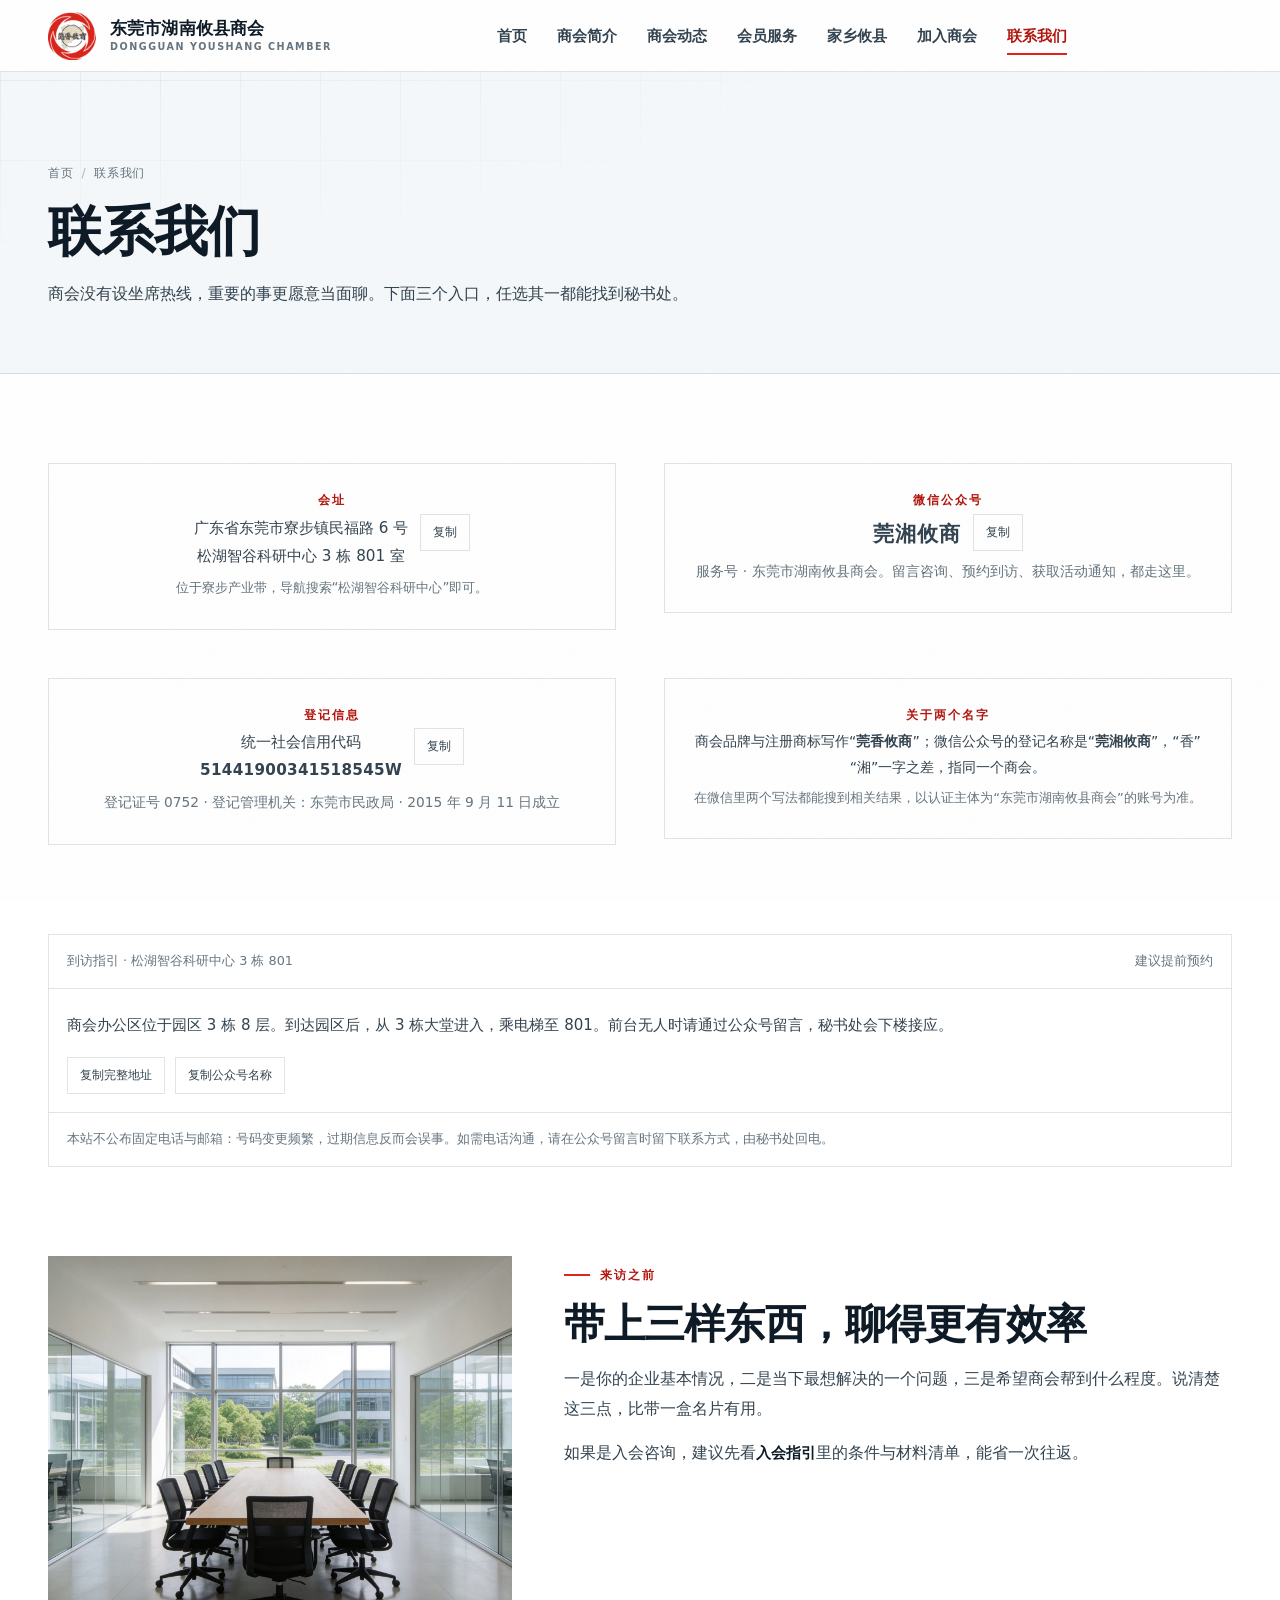
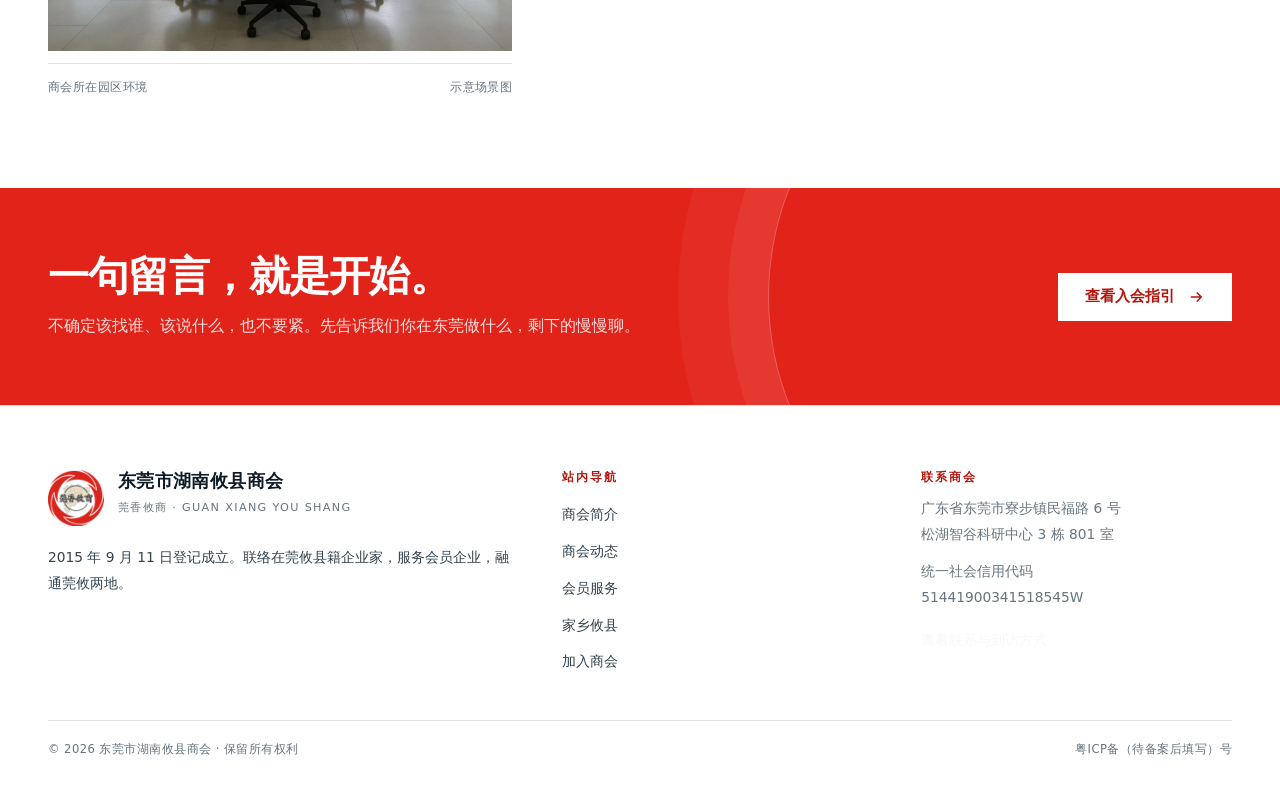
<file: contact.html>
<!DOCTYPE html>
<html lang="zh-CN">
<head>
<meta charset="utf-8">
<meta name="viewport" content="width=device-width, initial-scale=1">
<title>联系我们｜东莞市湖南攸县商会 · 会址与公众号</title>
<meta name="description" content="东莞市湖南攸县商会联系方式：会址位于东莞市寮步镇民福路6号松湖智谷科研中心3栋801室，统一社会信用代码51441900341518545W，登记机关东莞市民政局。可通过微信公众号“莞湘攸商”留言咨询或预约到访。">
<meta name="robots" content="index,follow">
<link rel="canonical" href="https://unipiwei-blip.github.io/guanxiang-youshang-site/contact.html">
<meta property="og:type" content="article">
<meta property="og:title" content="联系我们｜东莞市湖南攸县商会">
<meta property="og:description" content="会址、登记信息与公众号留言入口，含到访指引。">
<meta property="og:url" content="https://unipiwei-blip.github.io/guanxiang-youshang-site/contact.html">
<meta property="og:image" content="https://unipiwei-blip.github.io/guanxiang-youshang-site/assets/img/og-cover.jpg">
<meta name="theme-color" content="#ffffff">
<link rel="icon" href="assets/favicon-64.png" sizes="64x64" type="image/png">
<link rel="apple-touch-icon" href="assets/apple-touch-icon.png">
<link rel="stylesheet" href="css/style.css">
<script type="application/ld+json">
{
  "@context": "https://schema.org",
  "@type": "ContactPage",
  "name": "联系我们",
  "url": "https://unipiwei-blip.github.io/guanxiang-youshang-site/contact.html",
  "mainEntity": {
    "@type": "Organization",
    "name": "东莞市湖南攸县商会",
    "url": "https://unipiwei-blip.github.io/guanxiang-youshang-site/",
    "address": {
      "@type": "PostalAddress",
      "addressCountry": "CN",
      "addressRegion": "广东省",
      "addressLocality": "东莞市",
      "streetAddress": "寮步镇民福路6号松湖智谷科研中心3栋801室"
    }
  }
}
</script>
</head>
<body>
<a class="skip" href="#main">跳到主要内容</a>
<div class="scroll-line" aria-hidden="true"></div>

<header class="site-head">
  <div class="wrap site-head__inner">
    <a class="brand" href="index.html" aria-label="东莞市湖南攸县商会 首页">
      <img class="brand__logo" src="assets/logo-mark.png" alt="东莞市湖南攸县商会标志" width="44" height="44">
      <span class="brand__text"><span class="brand__name">东莞市湖南攸县商会</span><span class="brand__sub">DONGGUAN YOUSHANG CHAMBER</span></span>
    </a>
    <nav class="nav" aria-label="主导航">
      <a href="index.html">首页</a>
      <a href="about.html">商会简介</a>
      <a href="news.html">商会动态</a>
      <a href="members.html">会员服务</a>
      <a href="youxian.html">家乡攸县</a>
      <a href="join.html">加入商会</a>
      <a href="contact.html" aria-current="page">联系我们</a>
    </nav>
    <div class="head-right">
      <a class="btn head-cta" href="join.html">申请入会</a>
      <button class="burger" type="button" aria-label="打开菜单" aria-expanded="false" aria-controls="drawer">
        <span></span><span></span><span></span>
      </button>
    </div>
  </div>
</header>

<div class="drawer" id="drawer" data-open="false" aria-hidden="true">
  <div class="drawer__bar">
    <a class="brand" href="index.html">
      <img class="brand__logo" src="assets/logo-mark.png" alt="东莞市湖南攸县商会标志" width="40" height="40">
      <span class="brand__text"><span class="brand__name">东莞市湖南攸县商会</span><span class="brand__sub">DONGGUAN YOUSHANG CHAMBER</span></span>
    </a>
    <button class="burger" type="button" aria-label="关闭菜单" data-close-drawer>
      <span></span><span></span><span></span>
    </button>
  </div>
  <nav class="drawer__body" aria-label="移动端导航">
    <a href="index.html"><span>01</span>首页</a>
    <a href="about.html"><span>02</span>商会简介</a>
    <a href="news.html"><span>03</span>商会动态</a>
    <a href="members.html"><span>04</span>会员服务</a>
    <a href="youxian.html"><span>05</span>家乡攸县</a>
    <a href="join.html"><span>06</span>加入商会</a>
    <a href="contact.html"><span>07</span>联系我们</a>
    <p class="drawer__foot">东莞市寮步镇民福路6号<br>松湖智谷科研中心3栋801室</p>
  </nav>
</div>

<main id="main">
  <section class="pagehead">
    <div class="wrap">
      <nav class="crumb" aria-label="面包屑">
        <a href="index.html">首页</a><i>/</i><span>联系我们</span>
      </nav>
      <h1>联系我们</h1>
      <p class="deck">商会没有设坐席热线，重要的事更愿意当面聊。下面三个入口，任选其一都能找到秘书处。</p>
    </div>
  </section>

  <section class="sec">
    <div class="wrap">
      <div class="contact-grid">
        <div class="contact-card">
          <h3>会址</h3>
          <div class="copy-row">
            <p>广东省东莞市寮步镇民福路 6 号<br>松湖智谷科研中心 3 栋 801 室</p>
            <button class="copy-btn" type="button" data-copy="广东省东莞市寮步镇民福路6号松湖智谷科研中心3栋801室">复制</button>
          </div>
          <p style="font-size:.84rem;color:var(--muted)">位于寮步产业带，导航搜索“松湖智谷科研中心”即可。</p>
        </div>

        <div class="contact-card">
          <h3>微信公众号</h3>
          <div class="copy-row">
            <p style="font-size:1.32rem;font-weight:800;letter-spacing:.05em">莞湘攸商</p>
            <button class="copy-btn" type="button" data-copy="莞湘攸商">复制</button>
          </div>
          <p style="font-size:.86rem;color:var(--muted)">服务号 · 东莞市湖南攸县商会。留言咨询、预约到访、获取活动通知，都走这里。</p>
        </div>

        <div class="contact-card">
          <h3>登记信息</h3>
          <div class="copy-row">
            <p>统一社会信用代码<br><span style="font-weight:700;letter-spacing:.02em">51441900341518545W</span></p>
            <button class="copy-btn" type="button" data-copy="51441900341518545W">复制</button>
          </div>
          <p style="font-size:.86rem;color:var(--muted)">登记证号 0752 · 登记管理机关：东莞市民政局 · 2015 年 9 月 11 日成立</p>
        </div>

        <div class="contact-card">
          <h3>关于两个名字</h3>
          <p style="font-size:.88rem">商会品牌与注册商标写作“<b>莞香攸商</b>”；微信公众号的登记名称是“<b>莞湘攸商</b>”，“香”“湘”一字之差，指同一个商会。</p>
          <p style="font-size:.82rem;color:var(--muted)">在微信里两个写法都能搜到相关结果，以认证主体为“东莞市湖南攸县商会”的账号为准。</p>
        </div>
      </div>
    </div>
  </section>

  <section class="sec" style="padding-top:0">
    <div class="wrap">
      <div class="map-frame">
        <div class="map-frame__head">
          <span>到访指引 · 松湖智谷科研中心 3 栋 801</span>
          <span>建议提前预约</span>
        </div>
        <div style="padding:22px 18px 0">
          <p style="color:var(--ink-3);font-size:.94rem;line-height:1.9">商会办公区位于园区 3 栋 8 层。到达园区后，从 3 栋大堂进入，乘电梯至 801。前台无人时请通过公众号留言，秘书处会下楼接应。</p>
        </div>
        <div class="map-actions">
          <button class="copy-btn" type="button" data-copy="广东省东莞市寮步镇民福路6号松湖智谷科研中心3栋801室">复制完整地址</button>
          <button class="copy-btn" type="button" data-copy="莞湘攸商">复制公众号名称</button>
        </div>
        <div style="border-top:1px solid var(--line);padding:14px 18px;font-size:.8rem;color:var(--muted)">
          本站不公布固定电话与邮箱：号码变更频繁，过期信息反而会误事。如需电话沟通，请在公众号留言时留下联系方式，由秘书处回电。
        </div>
      </div>
    </div>
  </section>

  <section class="sec" style="padding-top:0">
    <div class="wrap about-grid">
      <figure class="about-figure">
        <img src="assets/img/office.jpg" alt="现代产业园区内的会议与办公空间" width="1800" height="1350" loading="lazy">
        <div class="about-figure__cap"><span>商会所在园区环境</span><span>示意场景图</span></div>
      </figure>
      <div class="about-copy">
        <span class="eyebrow">来访之前</span>
        <h2 style="margin-top:14px;font-size:var(--fs-h2)">带上三样东西，聊得更有效率</h2>
        <p style="margin-top:14px">一是你的企业基本情况，二是当下最想解决的一个问题，三是希望商会帮到什么程度。说清楚这三点，比带一盒名片有用。</p>
        <p>如果是入会咨询，建议先看<a class="link-sweep" href="join.html" style="font-size:.92rem">入会指引</a>里的条件与材料清单，能省一次往返。</p>
      </div>
    </div>
  </section>

  <section class="cta-band">
    <div class="wrap cta-inner">
      <div>
        <h2>一句留言，就是开始。</h2>
        <p>不确定该找谁、该说什么，也不要紧。先告诉我们你在东莞做什么，剩下的慢慢聊。</p>
      </div>
      <a class="btn btn--light" href="join.html">
        查看入会指引
        <svg class="btn__arrow" viewBox="0 0 24 24" fill="none" stroke="currentColor" stroke-width="2" aria-hidden="true"><path d="M5 12h14M13 6l6 6-6 6"/></svg>
      </a>
    </div>
  </section>
</main>

<footer class="site-foot">
  <div class="wrap">
    <div class="foot-grid">
      <div>
        <div class="foot-brand">
          <img src="assets/logo-mark.png" alt="东莞市湖南攸县商会标志" width="52" height="52" loading="lazy">
          <div>
            <h3>东莞市湖南攸县商会</h3>
            <p>莞香攸商 · GUAN XIANG YOU SHANG</p>
          </div>
        </div>
        <p class="foot-blurb">2015 年 9 月 11 日登记成立。联络在莞攸县籍企业家，服务会员企业，融通莞攸两地。</p>
      </div>
      <div class="foot-col">
        <h4>站内导航</h4>
        <a href="about.html">商会简介</a>
        <a href="news.html">商会动态</a>
        <a href="members.html">会员服务</a>
        <a href="youxian.html">家乡攸县</a>
        <a href="join.html">加入商会</a>
      </div>
      <div class="foot-col">
        <h4>联系商会</h4>
        <p>广东省东莞市寮步镇民福路 6 号<br>松湖智谷科研中心 3 栋 801 室</p>
        <p style="margin-top:12px">统一社会信用代码<br>51441900341518545W</p>
        <a href="contact.html" style="margin-top:12px;color:var(--rice)">查看联系与到访方式</a>
      </div>
    </div>
    <div class="foot-bottom">
      <span>© <span data-year>2026</span> 东莞市湖南攸县商会 · 保留所有权利</span>
      <span>粤ICP备（待备案后填写）号</span>
    </div>
  </div>
</footer>

<div class="toast" role="status" aria-live="polite"></div>
<script src="js/main.js" defer></script>
</body>
</html>
</file>
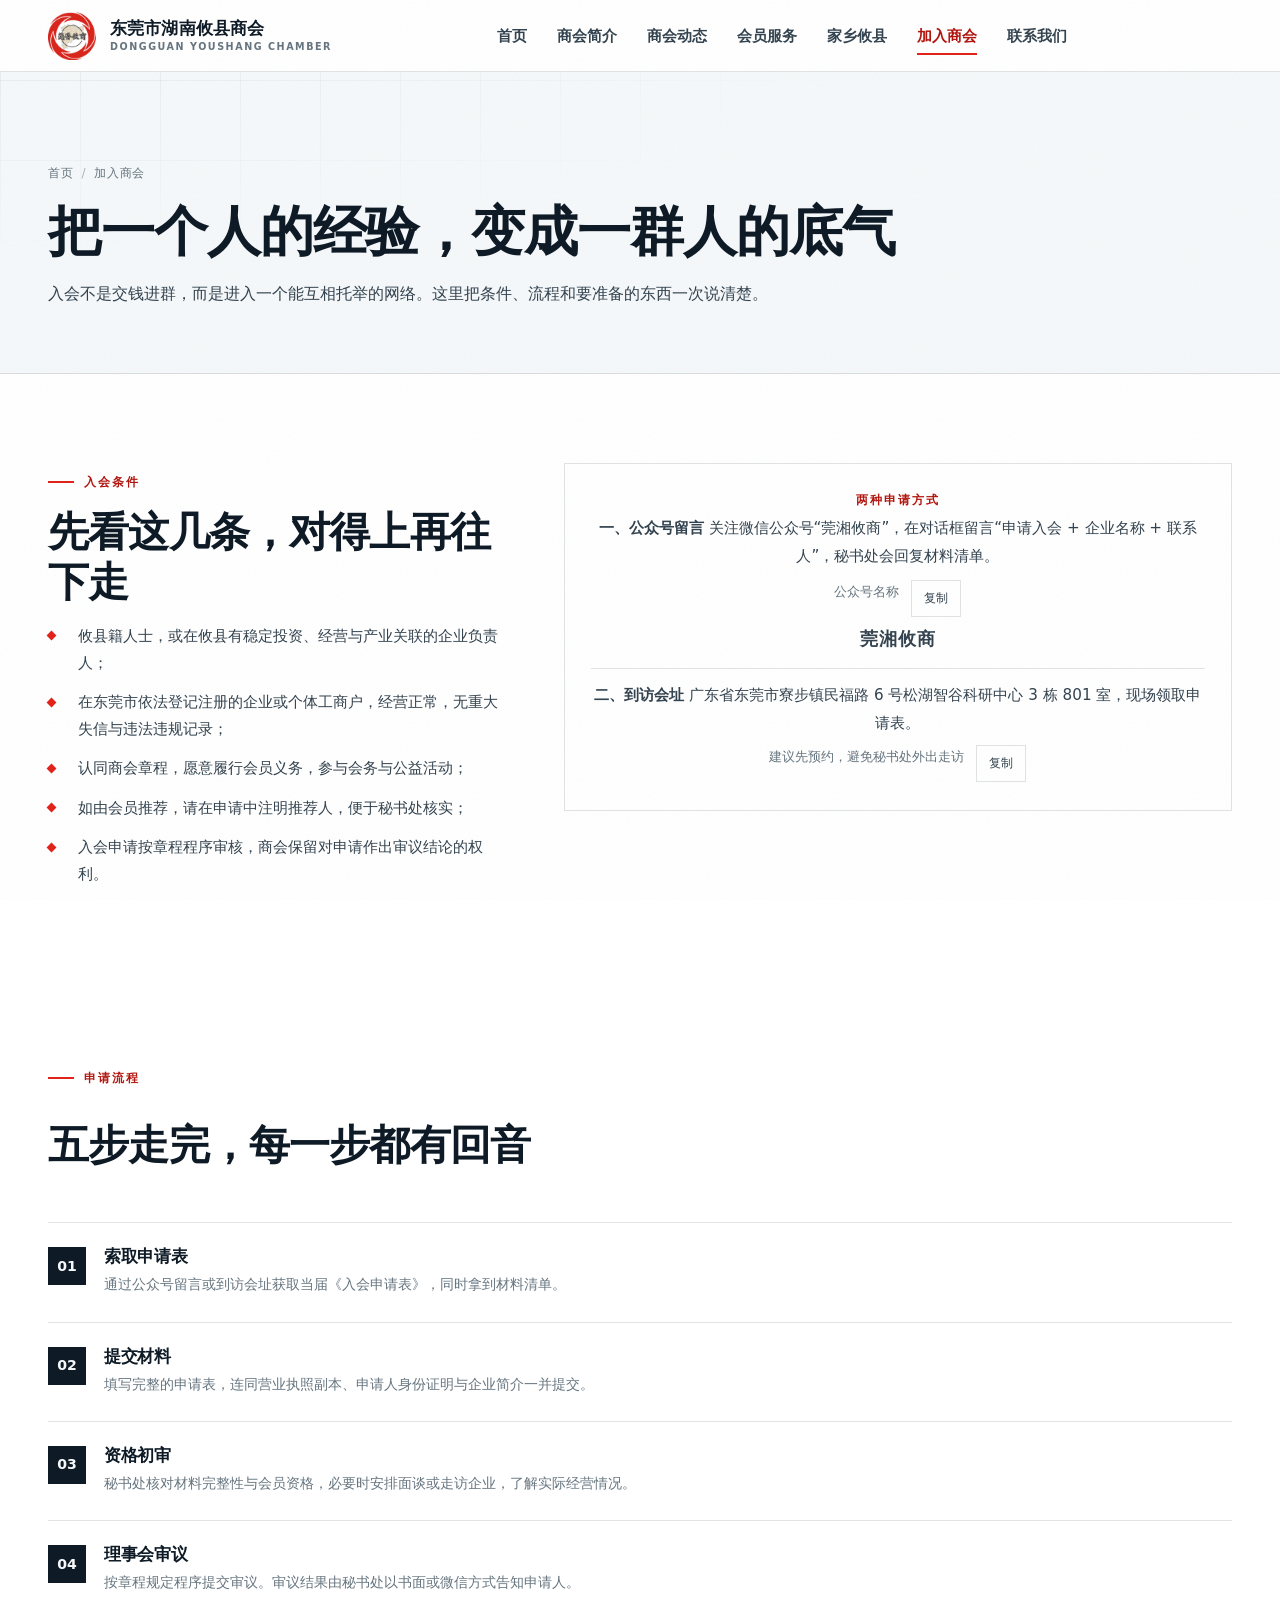
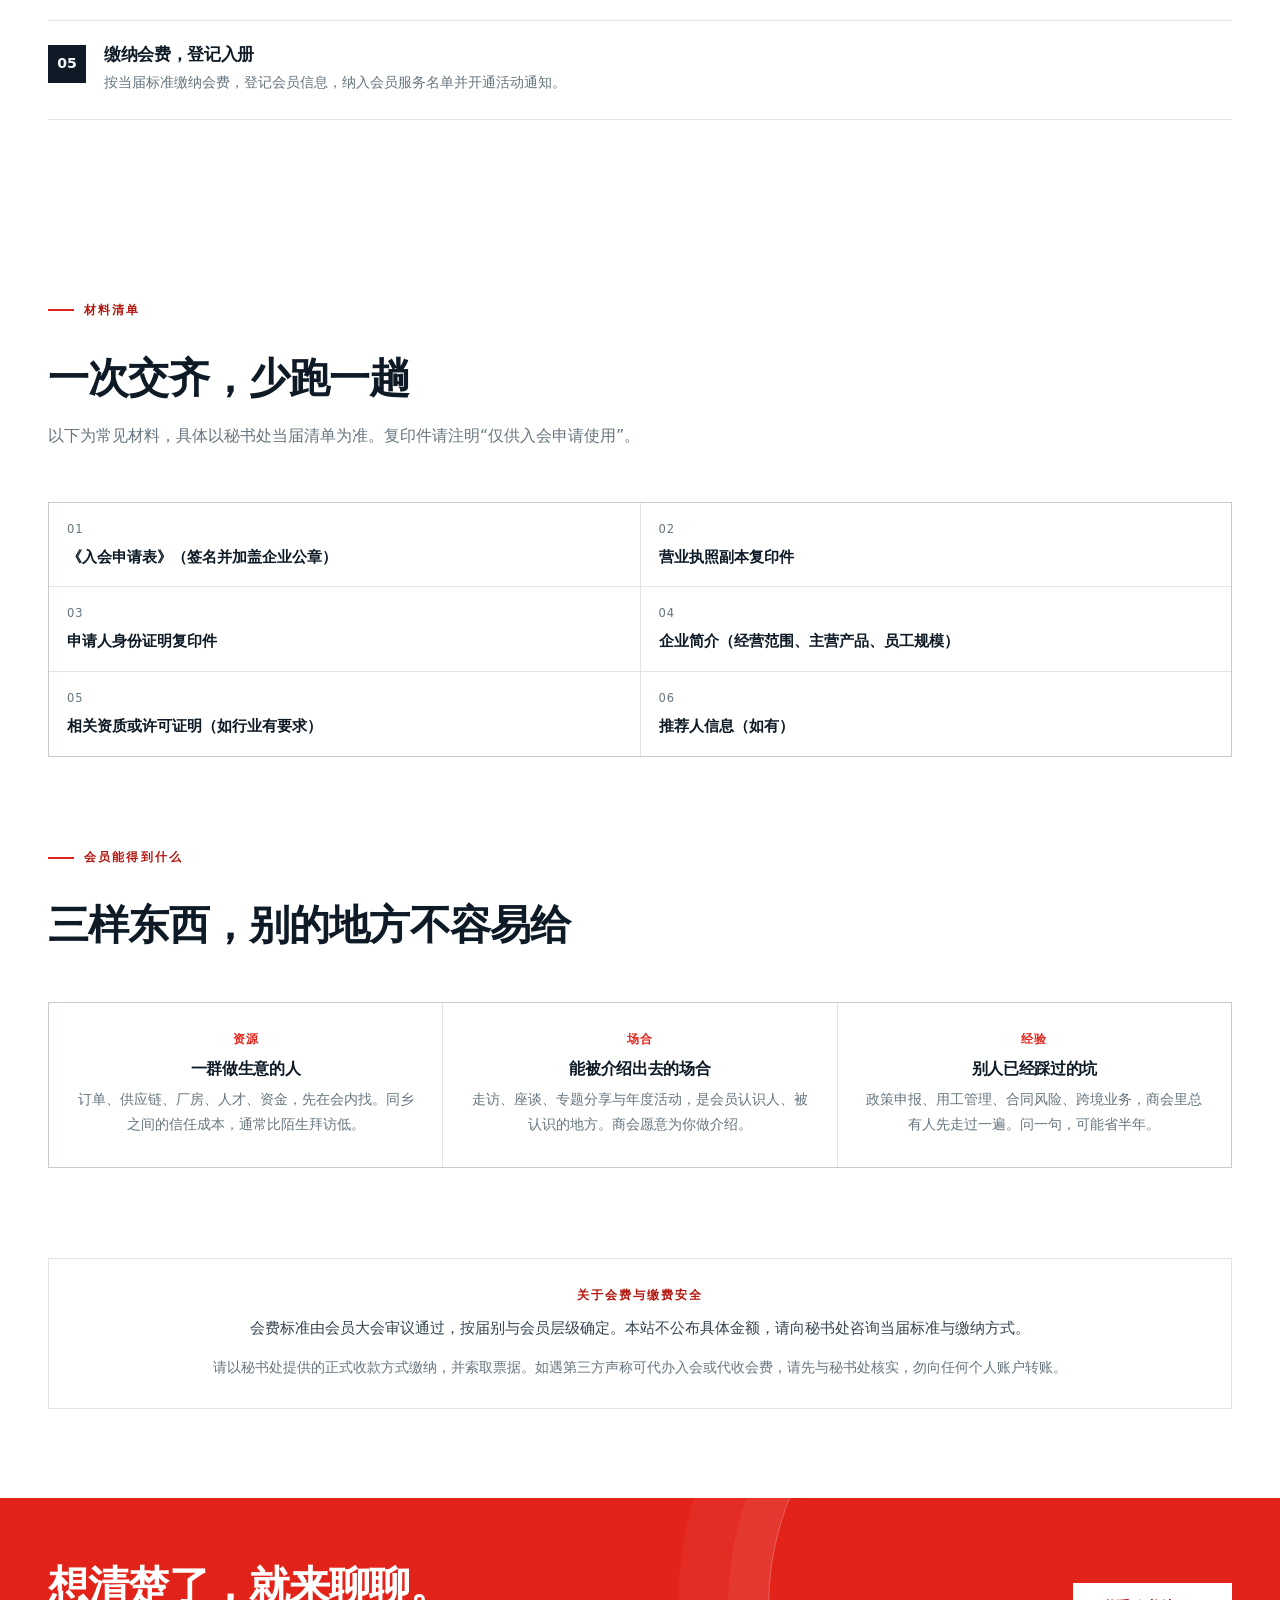
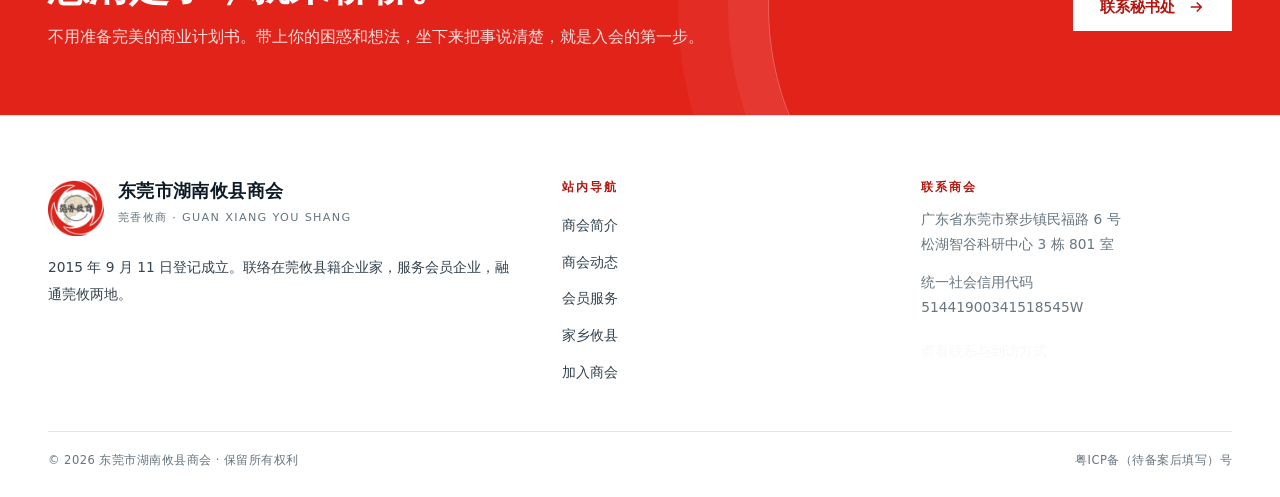
<file: join.html>
<!DOCTYPE html>
<html lang="zh-CN">
<head>
<meta charset="utf-8">
<meta name="viewport" content="width=device-width, initial-scale=1">
<title>加入商会｜东莞市湖南攸县商会 · 入会条件与流程</title>
<meta name="description" content="东莞市湖南攸县商会入会指引：入会条件、需要准备的材料、五步申请流程、会员权益与会费说明。通过微信公众号“莞湘攸商”留言或到会址索取申请表。">
<meta name="robots" content="index,follow">
<link rel="canonical" href="https://unipiwei-blip.github.io/guanxiang-youshang-site/join.html">
<meta property="og:type" content="article">
<meta property="og:title" content="加入商会｜东莞市湖南攸县商会">
<meta property="og:description" content="入会条件、材料清单、五步流程与会费说明。">
<meta property="og:url" content="https://unipiwei-blip.github.io/guanxiang-youshang-site/join.html">
<meta property="og:image" content="https://unipiwei-blip.github.io/guanxiang-youshang-site/assets/img/og-cover.jpg">
<meta name="theme-color" content="#ffffff">
<link rel="icon" href="assets/favicon-64.png" sizes="64x64" type="image/png">
<link rel="apple-touch-icon" href="assets/apple-touch-icon.png">
<link rel="stylesheet" href="css/style.css">
<script type="application/ld+json">
{
  "@context": "https://schema.org",
  "@type": "WebPage",
  "name": "加入商会",
  "url": "https://unipiwei-blip.github.io/guanxiang-youshang-site/join.html",
  "description": "东莞市湖南攸县商会入会条件、材料清单、申请流程与会费说明。",
  "isPartOf": { "@id": "https://unipiwei-blip.github.io/guanxiang-youshang-site/#organization" }
}
</script>
</head>
<body>
<a class="skip" href="#main">跳到主要内容</a>
<div class="scroll-line" aria-hidden="true"></div>

<header class="site-head">
  <div class="wrap site-head__inner">
    <a class="brand" href="index.html" aria-label="东莞市湖南攸县商会 首页">
      <img class="brand__logo" src="assets/logo-mark.png" alt="东莞市湖南攸县商会标志" width="44" height="44">
      <span class="brand__text"><span class="brand__name">东莞市湖南攸县商会</span><span class="brand__sub">DONGGUAN YOUSHANG CHAMBER</span></span>
    </a>
    <nav class="nav" aria-label="主导航">
      <a href="index.html">首页</a>
      <a href="about.html">商会简介</a>
      <a href="news.html">商会动态</a>
      <a href="members.html">会员服务</a>
      <a href="youxian.html">家乡攸县</a>
      <a href="join.html" aria-current="page">加入商会</a>
      <a href="contact.html">联系我们</a>
    </nav>
    <div class="head-right">
      <a class="btn head-cta" href="join.html">申请入会</a>
      <button class="burger" type="button" aria-label="打开菜单" aria-expanded="false" aria-controls="drawer">
        <span></span><span></span><span></span>
      </button>
    </div>
  </div>
</header>

<div class="drawer" id="drawer" data-open="false" aria-hidden="true">
  <div class="drawer__bar">
    <a class="brand" href="index.html">
      <img class="brand__logo" src="assets/logo-mark.png" alt="东莞市湖南攸县商会标志" width="40" height="40">
      <span class="brand__text"><span class="brand__name">东莞市湖南攸县商会</span><span class="brand__sub">DONGGUAN YOUSHANG CHAMBER</span></span>
    </a>
    <button class="burger" type="button" aria-label="关闭菜单" data-close-drawer>
      <span></span><span></span><span></span>
    </button>
  </div>
  <nav class="drawer__body" aria-label="移动端导航">
    <a href="index.html"><span>01</span>首页</a>
    <a href="about.html"><span>02</span>商会简介</a>
    <a href="news.html"><span>03</span>商会动态</a>
    <a href="members.html"><span>04</span>会员服务</a>
    <a href="youxian.html"><span>05</span>家乡攸县</a>
    <a href="join.html"><span>06</span>加入商会</a>
    <a href="contact.html"><span>07</span>联系我们</a>
    <p class="drawer__foot">东莞市寮步镇民福路6号<br>松湖智谷科研中心3栋801室</p>
  </nav>
</div>

<main id="main">
  <section class="pagehead">
    <div class="wrap">
      <nav class="crumb" aria-label="面包屑">
        <a href="index.html">首页</a><i>/</i><span>加入商会</span>
      </nav>
      <h1>把一个人的经验，变成一群人的底气</h1>
      <p class="deck">入会不是交钱进群，而是进入一个能互相托举的网络。这里把条件、流程和要准备的东西一次说清楚。</p>
    </div>
  </section>

  <section class="sec">
    <div class="wrap about-grid">
      <div>
        <span class="eyebrow">入会条件</span>
        <h2 style="margin-top:14px;font-size:var(--fs-h2)">先看这几条，对得上再往下走</h2>
        <ul class="req-list">
          <li>攸县籍人士，或在攸县有稳定投资、经营与产业关联的企业负责人；</li>
          <li>在东莞市依法登记注册的企业或个体工商户，经营正常，无重大失信与违法违规记录；</li>
          <li>认同商会章程，愿意履行会员义务，参与会务与公益活动；</li>
          <li>如由会员推荐，请在申请中注明推荐人，便于秘书处核实；</li>
          <li>入会申请按章程程序审核，商会保留对申请作出审议结论的权利。</li>
        </ul>
      </div>
      <div class="contact-card">
        <h3>两种申请方式</h3>
        <p><b>一、公众号留言</b> 关注微信公众号“莞湘攸商”，在对话框留言“申请入会 + 企业名称 + 联系人”，秘书处会回复材料清单。</p>
        <div class="copy-row" style="margin-top:4px">
          <span style="font-size:.8rem;color:var(--muted)">公众号名称</span>
          <button class="copy-btn" type="button" data-copy="莞湘攸商">复制</button>
        </div>
        <p style="font-size:1.1rem;font-weight:800;letter-spacing:.04em">莞湘攸商</p>
        <p style="border-top:1px solid var(--line);padding-top:12px;margin-top:6px"><b>二、到访会址</b> 广东省东莞市寮步镇民福路 6 号松湖智谷科研中心 3 栋 801 室，现场领取申请表。</p>
        <div class="copy-row" style="margin-top:2px">
          <span style="font-size:.8rem;color:var(--muted)">建议先预约，避免秘书处外出走访</span>
          <button class="copy-btn" type="button" data-copy="广东省东莞市寮步镇民福路6号松湖智谷科研中心3栋801室">复制</button>
        </div>
      </div>
    </div>
  </section>

  <section class="sec" style="background:var(--paper)">
    <div class="wrap">
      <div class="sec-head">
        <span class="eyebrow">申请流程</span>
        <h2 style="margin-top:14px">五步走完，每一步都有回音</h2>
      </div>
      <div class="steps">
        <div class="step rv">
          <span class="step__no">01</span>
          <div>
            <h3>索取申请表</h3>
            <p>通过公众号留言或到访会址获取当届《入会申请表》，同时拿到材料清单。</p>
          </div>
        </div>
        <div class="step rv">
          <span class="step__no">02</span>
          <div>
            <h3>提交材料</h3>
            <p>填写完整的申请表，连同营业执照副本、申请人身份证明与企业简介一并提交。</p>
          </div>
        </div>
        <div class="step rv">
          <span class="step__no">03</span>
          <div>
            <h3>资格初审</h3>
            <p>秘书处核对材料完整性与会员资格，必要时安排面谈或走访企业，了解实际经营情况。</p>
          </div>
        </div>
        <div class="step rv">
          <span class="step__no">04</span>
          <div>
            <h3>理事会审议</h3>
            <p>按章程规定程序提交审议。审议结果由秘书处以书面或微信方式告知申请人。</p>
          </div>
        </div>
        <div class="step rv">
          <span class="step__no">05</span>
          <div>
            <h3>缴纳会费，登记入册</h3>
            <p>按当届标准缴纳会费，登记会员信息，纳入会员服务名单并开通活动通知。</p>
          </div>
        </div>
      </div>
    </div>
  </section>

  <section class="sec">
    <div class="wrap">
      <div class="sec-head">
        <span class="eyebrow">材料清单</span>
        <h2 style="margin-top:14px">一次交齐，少跑一趟</h2>
        <p class="deck">以下为常见材料，具体以秘书处当届清单为准。复印件请注明“仅供入会申请使用”。</p>
      </div>
      <div class="spec">
        <div class="spec__row"><span class="spec__k">01</span><span class="spec__v">《入会申请表》（签名并加盖企业公章）</span></div>
        <div class="spec__row"><span class="spec__k">02</span><span class="spec__v">营业执照副本复印件</span></div>
        <div class="spec__row"><span class="spec__k">03</span><span class="spec__v">申请人身份证明复印件</span></div>
        <div class="spec__row"><span class="spec__k">04</span><span class="spec__v">企业简介（经营范围、主营产品、员工规模）</span></div>
        <div class="spec__row"><span class="spec__k">05</span><span class="spec__v">相关资质或许可证明（如行业有要求）</span></div>
        <div class="spec__row"><span class="spec__k">06</span><span class="spec__v">推荐人信息（如有）</span></div>
      </div>
    </div>
  </section>

  <section class="sec" style="padding-top:0">
    <div class="wrap">
      <div class="sec-head">
        <span class="eyebrow">会员能得到什么</span>
        <h2 style="margin-top:14px">三样东西，别的地方不容易给</h2>
      </div>
      <div class="svc">
        <div class="svc__item">
          <span class="svc__no">资源</span>
          <h3>一群做生意的人</h3>
          <p>订单、供应链、厂房、人才、资金，先在会内找。同乡之间的信任成本，通常比陌生拜访低。</p>
        </div>
        <div class="svc__item">
          <span class="svc__no">场合</span>
          <h3>能被介绍出去的场合</h3>
          <p>走访、座谈、专题分享与年度活动，是会员认识人、被认识的地方。商会愿意为你做介绍。</p>
        </div>
        <div class="svc__item">
          <span class="svc__no">经验</span>
          <h3>别人已经踩过的坑</h3>
          <p>政策申报、用工管理、合同风险、跨境业务，商会里总有人先走过一遍。问一句，可能省半年。</p>
        </div>
      </div>
    </div>
  </section>

  <section class="sec" style="padding-top:0">
    <div class="wrap">
      <div class="contact-card" style="gap:12px">
        <h3>关于会费与缴费安全</h3>
        <p>会费标准由会员大会审议通过，按届别与会员层级确定。本站不公布具体金额，请向秘书处咨询当届标准与缴纳方式。</p>
        <p style="color:var(--muted);font-size:.88rem">请以秘书处提供的正式收款方式缴纳，并索取票据。如遇第三方声称可代办入会或代收会费，请先与秘书处核实，勿向任何个人账户转账。</p>
      </div>
    </div>
  </section>

  <section class="cta-band">
    <div class="wrap cta-inner">
      <div>
        <h2>想清楚了，就来聊聊。</h2>
        <p>不用准备完美的商业计划书。带上你的困惑和想法，坐下来把事说清楚，就是入会的第一步。</p>
      </div>
      <a class="btn btn--light" href="contact.html">
        联系秘书处
        <svg class="btn__arrow" viewBox="0 0 24 24" fill="none" stroke="currentColor" stroke-width="2" aria-hidden="true"><path d="M5 12h14M13 6l6 6-6 6"/></svg>
      </a>
    </div>
  </section>
</main>

<footer class="site-foot">
  <div class="wrap">
    <div class="foot-grid">
      <div>
        <div class="foot-brand">
          <img src="assets/logo-mark.png" alt="东莞市湖南攸县商会标志" width="52" height="52" loading="lazy">
          <div>
            <h3>东莞市湖南攸县商会</h3>
            <p>莞香攸商 · GUAN XIANG YOU SHANG</p>
          </div>
        </div>
        <p class="foot-blurb">2015 年 9 月 11 日登记成立。联络在莞攸县籍企业家，服务会员企业，融通莞攸两地。</p>
      </div>
      <div class="foot-col">
        <h4>站内导航</h4>
        <a href="about.html">商会简介</a>
        <a href="news.html">商会动态</a>
        <a href="members.html">会员服务</a>
        <a href="youxian.html">家乡攸县</a>
        <a href="join.html">加入商会</a>
      </div>
      <div class="foot-col">
        <h4>联系商会</h4>
        <p>广东省东莞市寮步镇民福路 6 号<br>松湖智谷科研中心 3 栋 801 室</p>
        <p style="margin-top:12px">统一社会信用代码<br>51441900341518545W</p>
        <a href="contact.html" style="margin-top:12px;color:var(--rice)">查看联系与到访方式</a>
      </div>
    </div>
    <div class="foot-bottom">
      <span>© <span data-year>2026</span> 东莞市湖南攸县商会 · 保留所有权利</span>
      <span>粤ICP备（待备案后填写）号</span>
    </div>
  </div>
</footer>

<div class="toast" role="status" aria-live="polite"></div>
<script src="js/main.js" defer></script>
</body>
</html>
</file>
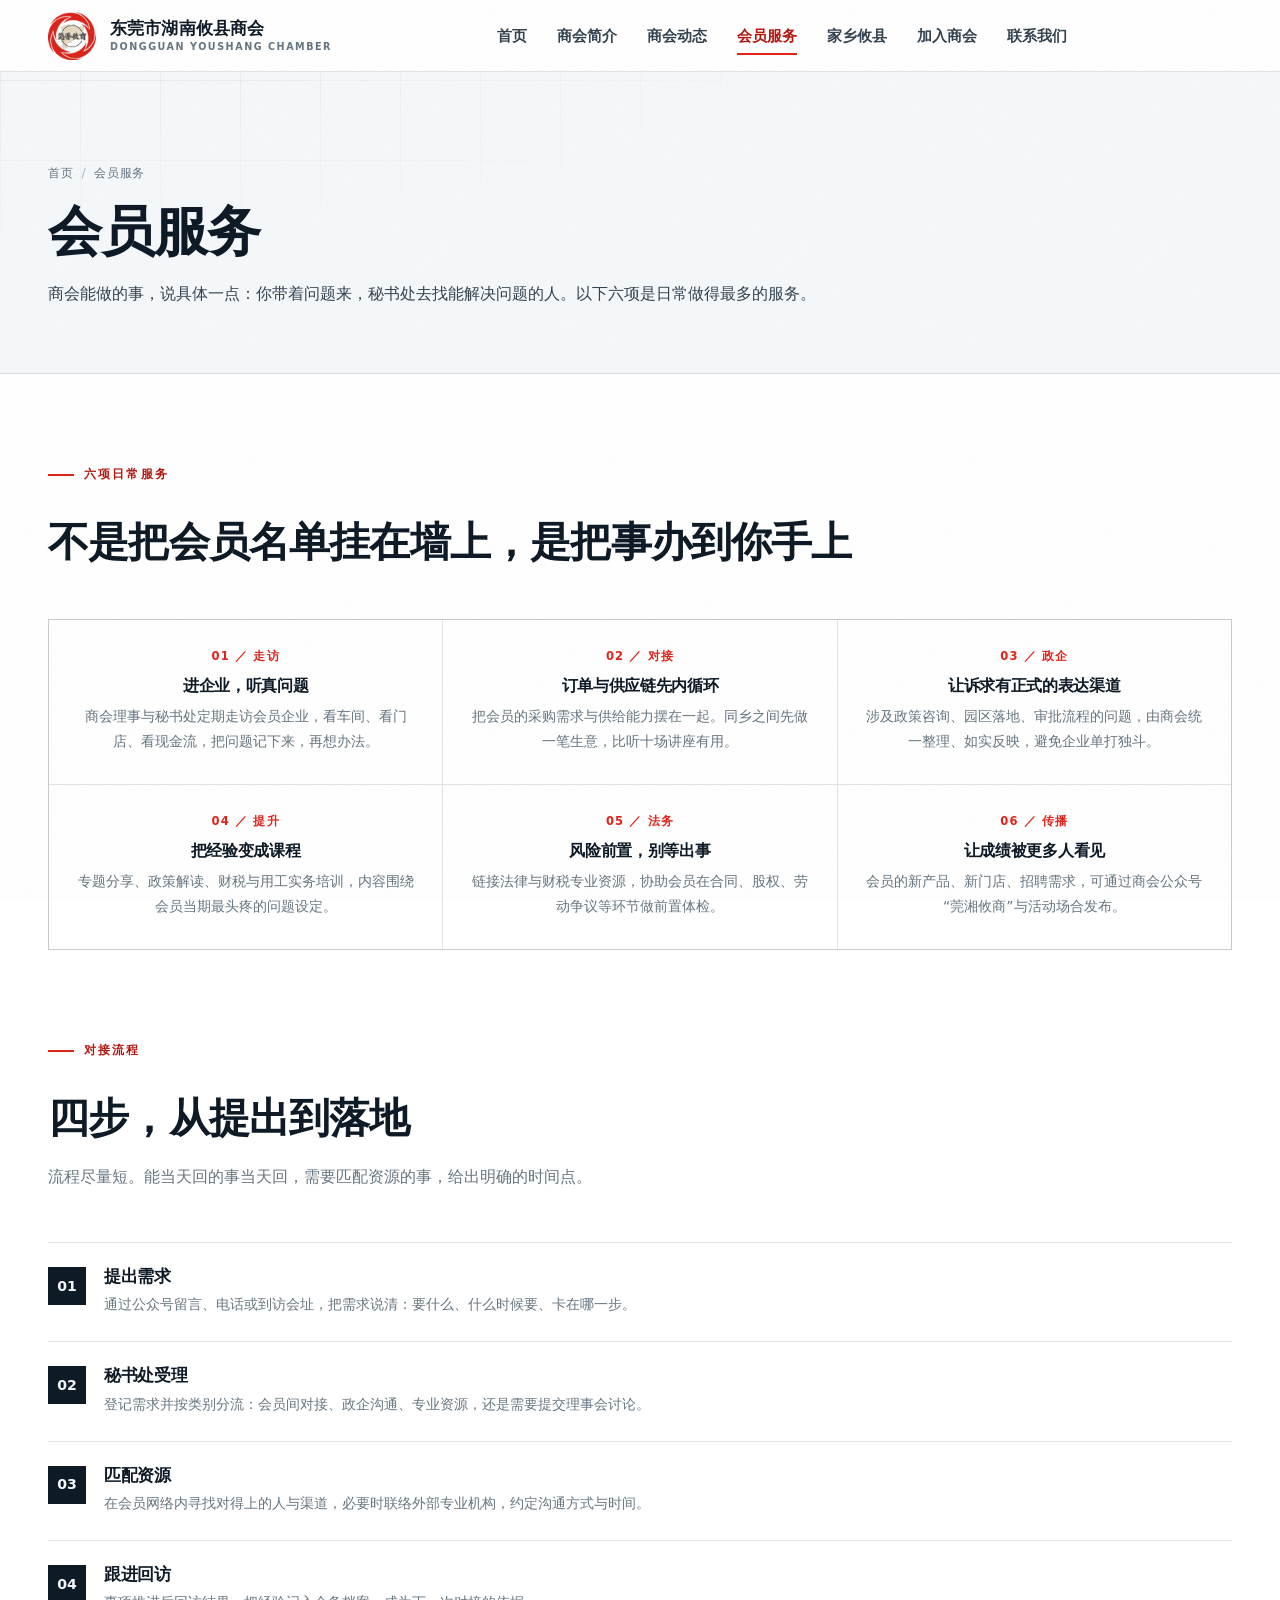
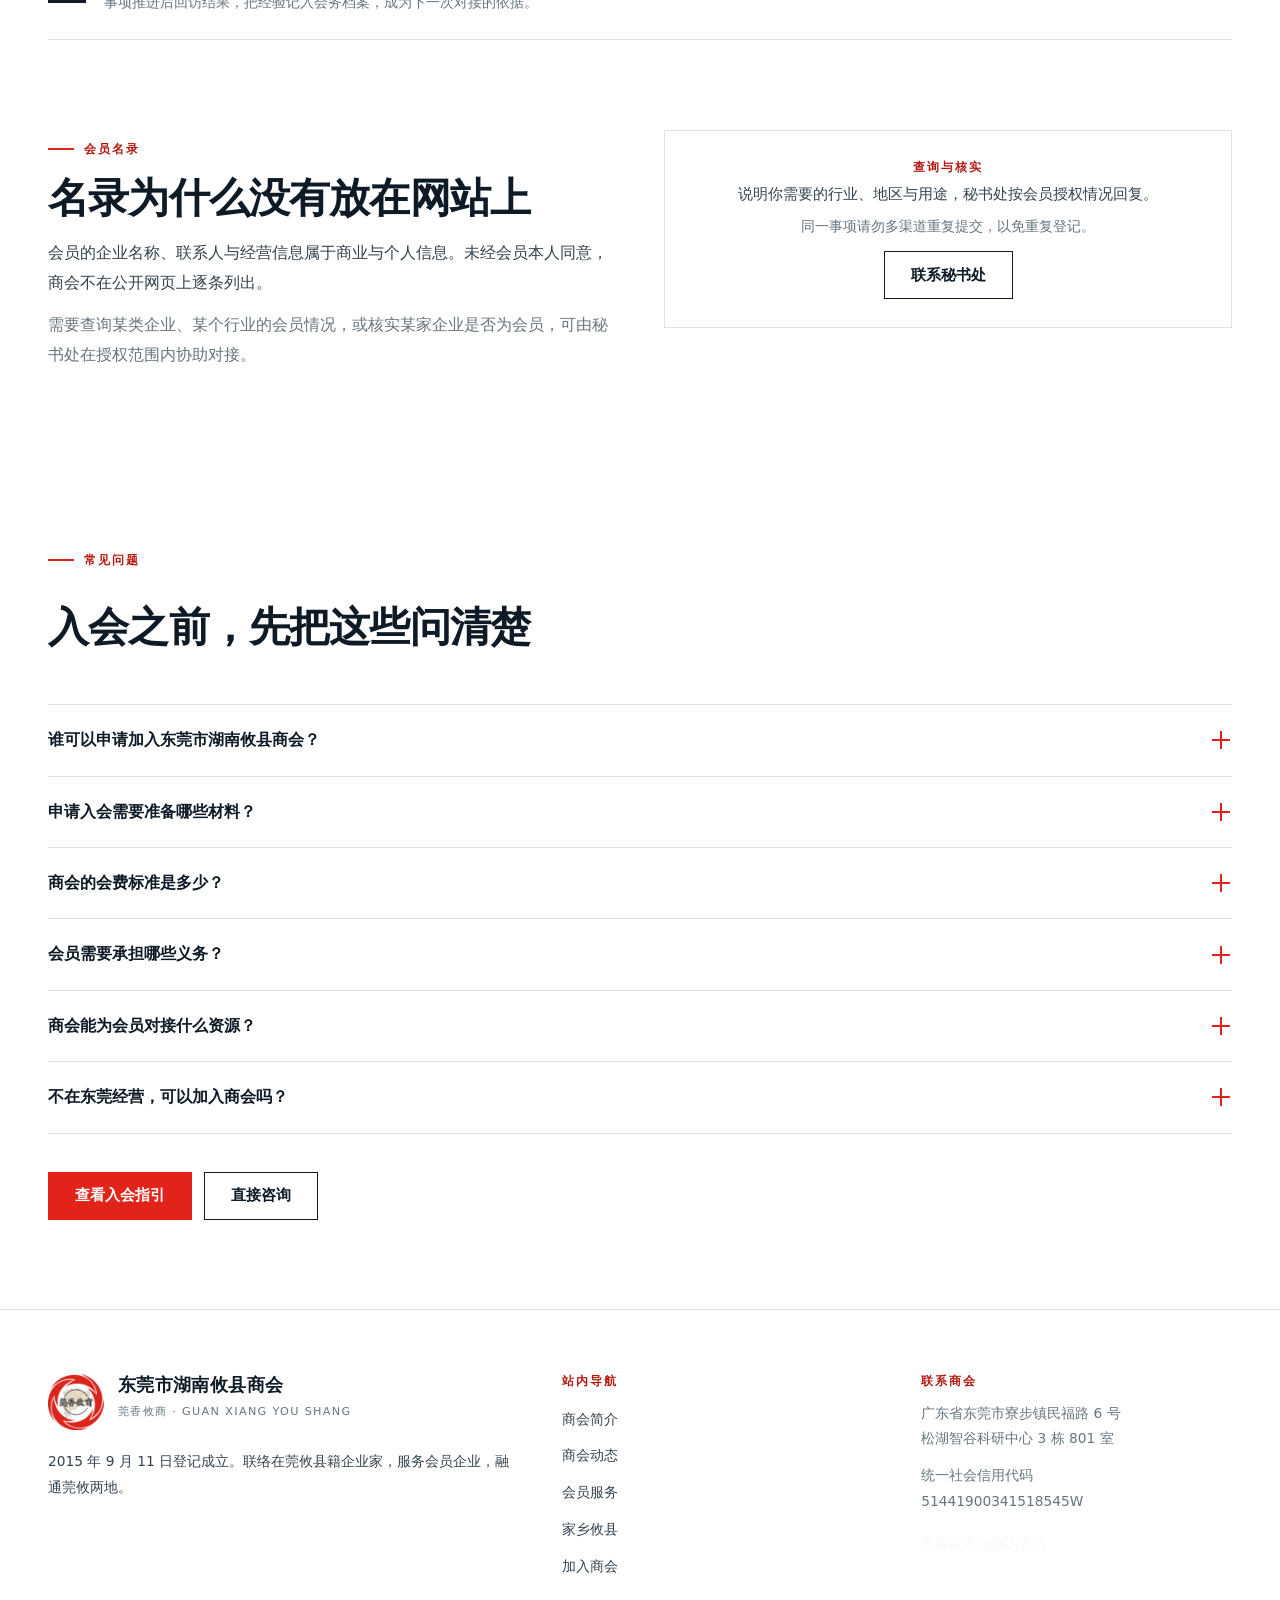
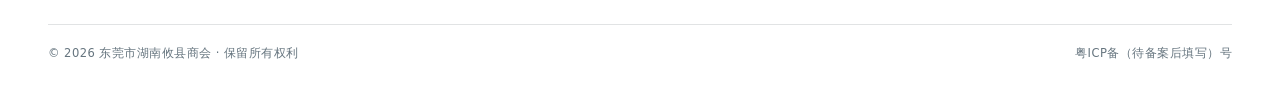
<file: members.html>
<!DOCTYPE html>
<html lang="zh-CN">
<head>
<meta charset="utf-8">
<meta name="viewport" content="width=device-width, initial-scale=1">
<title>会员服务｜东莞市湖南攸县商会 · 莞香攸商</title>
<meta name="description" content="东莞市湖南攸县商会会员服务：企业走访诊断、资源对接、政企沟通、能力提升、法务财税支持与品牌传播。了解服务内容、对接流程、会员义务与常见问题。">
<meta name="robots" content="index,follow">
<link rel="canonical" href="https://unipiwei-blip.github.io/guanxiang-youshang-site/members.html">
<meta property="og:type" content="website">
<meta property="og:title" content="会员服务｜东莞市湖南攸县商会">
<meta property="og:description" content="商会能为会员做的六件事，以及从提出需求到资源落地的对接流程。">
<meta property="og:url" content="https://unipiwei-blip.github.io/guanxiang-youshang-site/members.html">
<meta property="og:image" content="https://unipiwei-blip.github.io/guanxiang-youshang-site/assets/img/og-cover.jpg">
<meta name="theme-color" content="#ffffff">
<link rel="icon" href="assets/favicon-64.png" sizes="64x64" type="image/png">
<link rel="apple-touch-icon" href="assets/apple-touch-icon.png">
<link rel="stylesheet" href="css/style.css">
<script type="application/ld+json">
{
  "@context": "https://schema.org",
  "@type": "FAQPage",
  "mainEntity": [
    {
      "@type": "Question",
      "name": "谁可以申请加入东莞市湖南攸县商会？",
      "acceptedAnswer": { "@type": "Answer", "text": "在东莞市依法登记注册、从事生产经营的攸县籍人士创办或经营的企业，以及在莞的攸县籍工商界人士，均可提出入会申请。具体资格以商会章程与理事会审议为准。" }
    },
    {
      "@type": "Question",
      "name": "申请入会需要准备哪些材料？",
      "acceptedAnswer": { "@type": "Answer", "text": "一般包括入会申请表、营业执照副本、申请人身份证明与企业简介。秘书处会一次性告知材料清单，无需反复补交。" }
    },
    {
      "@type": "Question",
      "name": "商会的会费标准是多少？",
      "acceptedAnswer": { "@type": "Answer", "text": "会费标准由会员大会审议通过，按届别与会员层级确定。本站不公布具体金额，请向秘书处咨询当届标准。" }
    },
    {
      "@type": "Question",
      "name": "会员需要承担哪些义务？",
      "acceptedAnswer": { "@type": "Answer", "text": "遵守商会章程与会员大会决议，按期缴纳会费，维护商会声誉，参与会务与公益活动，并如实提供入会所需资料。" }
    },
    {
      "@type": "Question",
      "name": "商会能为会员对接什么资源？",
      "acceptedAnswer": { "@type": "Answer", "text": "会员之间的订单与供应链、政企沟通渠道、法律与财税等专业资源、培训与交流机会。具体以当期活动与需求匹配结果为准。" }
    },
    {
      "@type": "Question",
      "name": "不在东莞经营，可以加入商会吗？",
      "acceptedAnswer": { "@type": "Answer", "text": "商会在东莞登记，服务半径以东莞为主。异地乡贤可先关注公众号参与公开活动；入会资格以章程规定与理事会审议为准。" }
    }
  ]
}
</script>
</head>
<body>
<a class="skip" href="#main">跳到主要内容</a>
<div class="scroll-line" aria-hidden="true"></div>

<header class="site-head">
  <div class="wrap site-head__inner">
    <a class="brand" href="index.html" aria-label="东莞市湖南攸县商会 首页">
      <img class="brand__logo" src="assets/logo-mark.png" alt="东莞市湖南攸县商会标志" width="44" height="44">
      <span class="brand__text"><span class="brand__name">东莞市湖南攸县商会</span><span class="brand__sub">DONGGUAN YOUSHANG CHAMBER</span></span>
    </a>
    <nav class="nav" aria-label="主导航">
      <a href="index.html">首页</a>
      <a href="about.html">商会简介</a>
      <a href="news.html">商会动态</a>
      <a href="members.html" aria-current="page">会员服务</a>
      <a href="youxian.html">家乡攸县</a>
      <a href="join.html">加入商会</a>
      <a href="contact.html">联系我们</a>
    </nav>
    <div class="head-right">
      <a class="btn head-cta" href="join.html">申请入会</a>
      <button class="burger" type="button" aria-label="打开菜单" aria-expanded="false" aria-controls="drawer">
        <span></span><span></span><span></span>
      </button>
    </div>
  </div>
</header>

<div class="drawer" id="drawer" data-open="false" aria-hidden="true">
  <div class="drawer__bar">
    <a class="brand" href="index.html">
      <img class="brand__logo" src="assets/logo-mark.png" alt="东莞市湖南攸县商会标志" width="40" height="40">
      <span class="brand__text"><span class="brand__name">东莞市湖南攸县商会</span><span class="brand__sub">DONGGUAN YOUSHANG CHAMBER</span></span>
    </a>
    <button class="burger" type="button" aria-label="关闭菜单" data-close-drawer>
      <span></span><span></span><span></span>
    </button>
  </div>
  <nav class="drawer__body" aria-label="移动端导航">
    <a href="index.html"><span>01</span>首页</a>
    <a href="about.html"><span>02</span>商会简介</a>
    <a href="news.html"><span>03</span>商会动态</a>
    <a href="members.html"><span>04</span>会员服务</a>
    <a href="youxian.html"><span>05</span>家乡攸县</a>
    <a href="join.html"><span>06</span>加入商会</a>
    <a href="contact.html"><span>07</span>联系我们</a>
    <p class="drawer__foot">东莞市寮步镇民福路6号<br>松湖智谷科研中心3栋801室</p>
  </nav>
</div>

<main id="main">
  <section class="pagehead">
    <div class="wrap">
      <nav class="crumb" aria-label="面包屑">
        <a href="index.html">首页</a><i>/</i><span>会员服务</span>
      </nav>
      <h1>会员服务</h1>
      <p class="deck">商会能做的事，说具体一点：你带着问题来，秘书处去找能解决问题的人。以下六项是日常做得最多的服务。</p>
    </div>
  </section>

  <section class="sec">
    <div class="wrap">
      <div class="sec-head">
        <span class="eyebrow">六项日常服务</span>
        <h2 style="margin-top:14px">不是把会员名单挂在墙上，是把事办到你手上</h2>
      </div>
      <div class="svc">
        <div class="svc__item rv">
          <span class="svc__no">01 ／ 走访</span>
          <h3>进企业，听真问题</h3>
          <p>商会理事与秘书处定期走访会员企业，看车间、看门店、看现金流，把问题记下来，再想办法。</p>
        </div>
        <div class="svc__item rv rv-d1">
          <span class="svc__no">02 ／ 对接</span>
          <h3>订单与供应链先内循环</h3>
          <p>把会员的采购需求与供给能力摆在一起。同乡之间先做一笔生意，比听十场讲座有用。</p>
        </div>
        <div class="svc__item rv rv-d2">
          <span class="svc__no">03 ／ 政企</span>
          <h3>让诉求有正式的表达渠道</h3>
          <p>涉及政策咨询、园区落地、审批流程的问题，由商会统一整理、如实反映，避免企业单打独斗。</p>
        </div>
        <div class="svc__item rv">
          <span class="svc__no">04 ／ 提升</span>
          <h3>把经验变成课程</h3>
          <p>专题分享、政策解读、财税与用工实务培训，内容围绕会员当期最头疼的问题设定。</p>
        </div>
        <div class="svc__item rv rv-d1">
          <span class="svc__no">05 ／ 法务</span>
          <h3>风险前置，别等出事</h3>
          <p>链接法律与财税专业资源，协助会员在合同、股权、劳动争议等环节做前置体检。</p>
        </div>
        <div class="svc__item rv rv-d2">
          <span class="svc__no">06 ／ 传播</span>
          <h3>让成绩被更多人看见</h3>
          <p>会员的新产品、新门店、招聘需求，可通过商会公众号“莞湘攸商”与活动场合发布。</p>
        </div>
      </div>
    </div>
  </section>

  <section class="sec" style="padding-top:0">
    <div class="wrap">
      <div class="sec-head">
        <span class="eyebrow">对接流程</span>
        <h2 style="margin-top:14px">四步，从提出到落地</h2>
        <p class="deck">流程尽量短。能当天回的事当天回，需要匹配资源的事，给出明确的时间点。</p>
      </div>
      <div class="steps">
        <div class="step rv">
          <span class="step__no">01</span>
          <div>
            <h3>提出需求</h3>
            <p>通过公众号留言、电话或到访会址，把需求说清：要什么、什么时候要、卡在哪一步。</p>
          </div>
        </div>
        <div class="step rv">
          <span class="step__no">02</span>
          <div>
            <h3>秘书处受理</h3>
            <p>登记需求并按类别分流：会员间对接、政企沟通、专业资源，还是需要提交理事会讨论。</p>
          </div>
        </div>
        <div class="step rv">
          <span class="step__no">03</span>
          <div>
            <h3>匹配资源</h3>
            <p>在会员网络内寻找对得上的人与渠道，必要时联络外部专业机构，约定沟通方式与时间。</p>
          </div>
        </div>
        <div class="step rv">
          <span class="step__no">04</span>
          <div>
            <h3>跟进回访</h3>
            <p>事项推进后回访结果，把经验记入会务档案，成为下一次对接的依据。</p>
          </div>
        </div>
      </div>
    </div>
  </section>

  <section class="sec" style="padding-top:0">
    <div class="wrap contact-grid">
      <div>
        <span class="eyebrow">会员名录</span>
        <h2 style="margin-top:14px;font-size:var(--fs-h2)">名录为什么没有放在网站上</h2>
        <p style="color:var(--ink-3);margin-top:14px">会员的企业名称、联系人与经营信息属于商业与个人信息。未经会员本人同意，商会不在公开网页上逐条列出。</p>
        <p style="color:var(--muted);margin-top:12px">需要查询某类企业、某个行业的会员情况，或核实某家企业是否为会员，可由秘书处在授权范围内协助对接。</p>
      </div>
      <div class="contact-card">
        <h3>查询与核实</h3>
        <p>说明你需要的行业、地区与用途，秘书处按会员授权情况回复。</p>
        <p style="font-size:.85rem;color:var(--muted)">同一事项请勿多渠道重复提交，以免重复登记。</p>
        <div style="margin-top:6px"><a class="btn btn--ghost" href="contact.html">联系秘书处</a></div>
      </div>
    </div>
  </section>

  <section class="sec" style="background:var(--paper)">
    <div class="wrap">
      <div class="sec-head">
        <span class="eyebrow">常见问题</span>
        <h2 style="margin-top:14px">入会之前，先把这些问清楚</h2>
      </div>
      <div class="faq">
        <div class="faq__item" data-open="false">
          <button class="faq__q" type="button" aria-expanded="false">谁可以申请加入东莞市湖南攸县商会？<i aria-hidden="true"></i></button>
          <div class="faq__a"><div><p>在东莞市依法登记注册、从事生产经营的攸县籍人士创办或经营的企业，以及在莞的攸县籍工商界人士，均可提出入会申请。具体资格以商会章程与理事会审议为准。</p></div></div>
        </div>
        <div class="faq__item" data-open="false">
          <button class="faq__q" type="button" aria-expanded="false">申请入会需要准备哪些材料？<i aria-hidden="true"></i></button>
          <div class="faq__a"><div><p>一般包括入会申请表、营业执照副本、申请人身份证明与企业简介。秘书处会一次性告知材料清单，无需反复补交；涉及资质证明的，按当届要求提供。</p></div></div>
        </div>
        <div class="faq__item" data-open="false">
          <button class="faq__q" type="button" aria-expanded="false">商会的会费标准是多少？<i aria-hidden="true"></i></button>
          <div class="faq__a"><div><p>会费标准由会员大会审议通过，按届别与会员层级确定。本站不公布具体金额，请向秘书处咨询当届标准与缴纳方式。</p></div></div>
        </div>
        <div class="faq__item" data-open="false">
          <button class="faq__q" type="button" aria-expanded="false">会员需要承担哪些义务？<i aria-hidden="true"></i></button>
          <div class="faq__a"><div><p>遵守商会章程与会员大会决议，按期缴纳会费，维护商会声誉，参与会务与公益活动，并如实提供入会所需资料。</p></div></div>
        </div>
        <div class="faq__item" data-open="false">
          <button class="faq__q" type="button" aria-expanded="false">商会能为会员对接什么资源？<i aria-hidden="true"></i></button>
          <div class="faq__a"><div><p>会员之间的订单与供应链、政企沟通渠道、法律与财税等专业资源、培训与交流机会。具体以当期活动与需求匹配结果为准，商会不对商业结果作承诺。</p></div></div>
        </div>
        <div class="faq__item" data-open="false">
          <button class="faq__q" type="button" aria-expanded="false">不在东莞经营，可以加入商会吗？<i aria-hidden="true"></i></button>
          <div class="faq__a"><div><p>商会在东莞登记，服务半径以东莞为主。异地乡贤可先关注公众号参与公开活动；入会资格以章程规定与理事会审议为准。</p></div></div>
        </div>
      </div>
      <div class="hero-actions">
        <a class="btn" href="join.html">查看入会指引</a>
        <a class="btn btn--ghost" href="contact.html">直接咨询</a>
      </div>
    </div>
  </section>
</main>

<footer class="site-foot">
  <div class="wrap">
    <div class="foot-grid">
      <div>
        <div class="foot-brand">
          <img src="assets/logo-mark.png" alt="东莞市湖南攸县商会标志" width="52" height="52" loading="lazy">
          <div>
            <h3>东莞市湖南攸县商会</h3>
            <p>莞香攸商 · GUAN XIANG YOU SHANG</p>
          </div>
        </div>
        <p class="foot-blurb">2015 年 9 月 11 日登记成立。联络在莞攸县籍企业家，服务会员企业，融通莞攸两地。</p>
      </div>
      <div class="foot-col">
        <h4>站内导航</h4>
        <a href="about.html">商会简介</a>
        <a href="news.html">商会动态</a>
        <a href="members.html">会员服务</a>
        <a href="youxian.html">家乡攸县</a>
        <a href="join.html">加入商会</a>
      </div>
      <div class="foot-col">
        <h4>联系商会</h4>
        <p>广东省东莞市寮步镇民福路 6 号<br>松湖智谷科研中心 3 栋 801 室</p>
        <p style="margin-top:12px">统一社会信用代码<br>51441900341518545W</p>
        <a href="contact.html" style="margin-top:12px;color:var(--rice)">查看联系与到访方式</a>
      </div>
    </div>
    <div class="foot-bottom">
      <span>© <span data-year>2026</span> 东莞市湖南攸县商会 · 保留所有权利</span>
      <span>粤ICP备（待备案后填写）号</span>
    </div>
  </div>
</footer>

<div class="toast" role="status" aria-live="polite"></div>
<script src="js/main.js" defer></script>
</body>
</html>
</file>
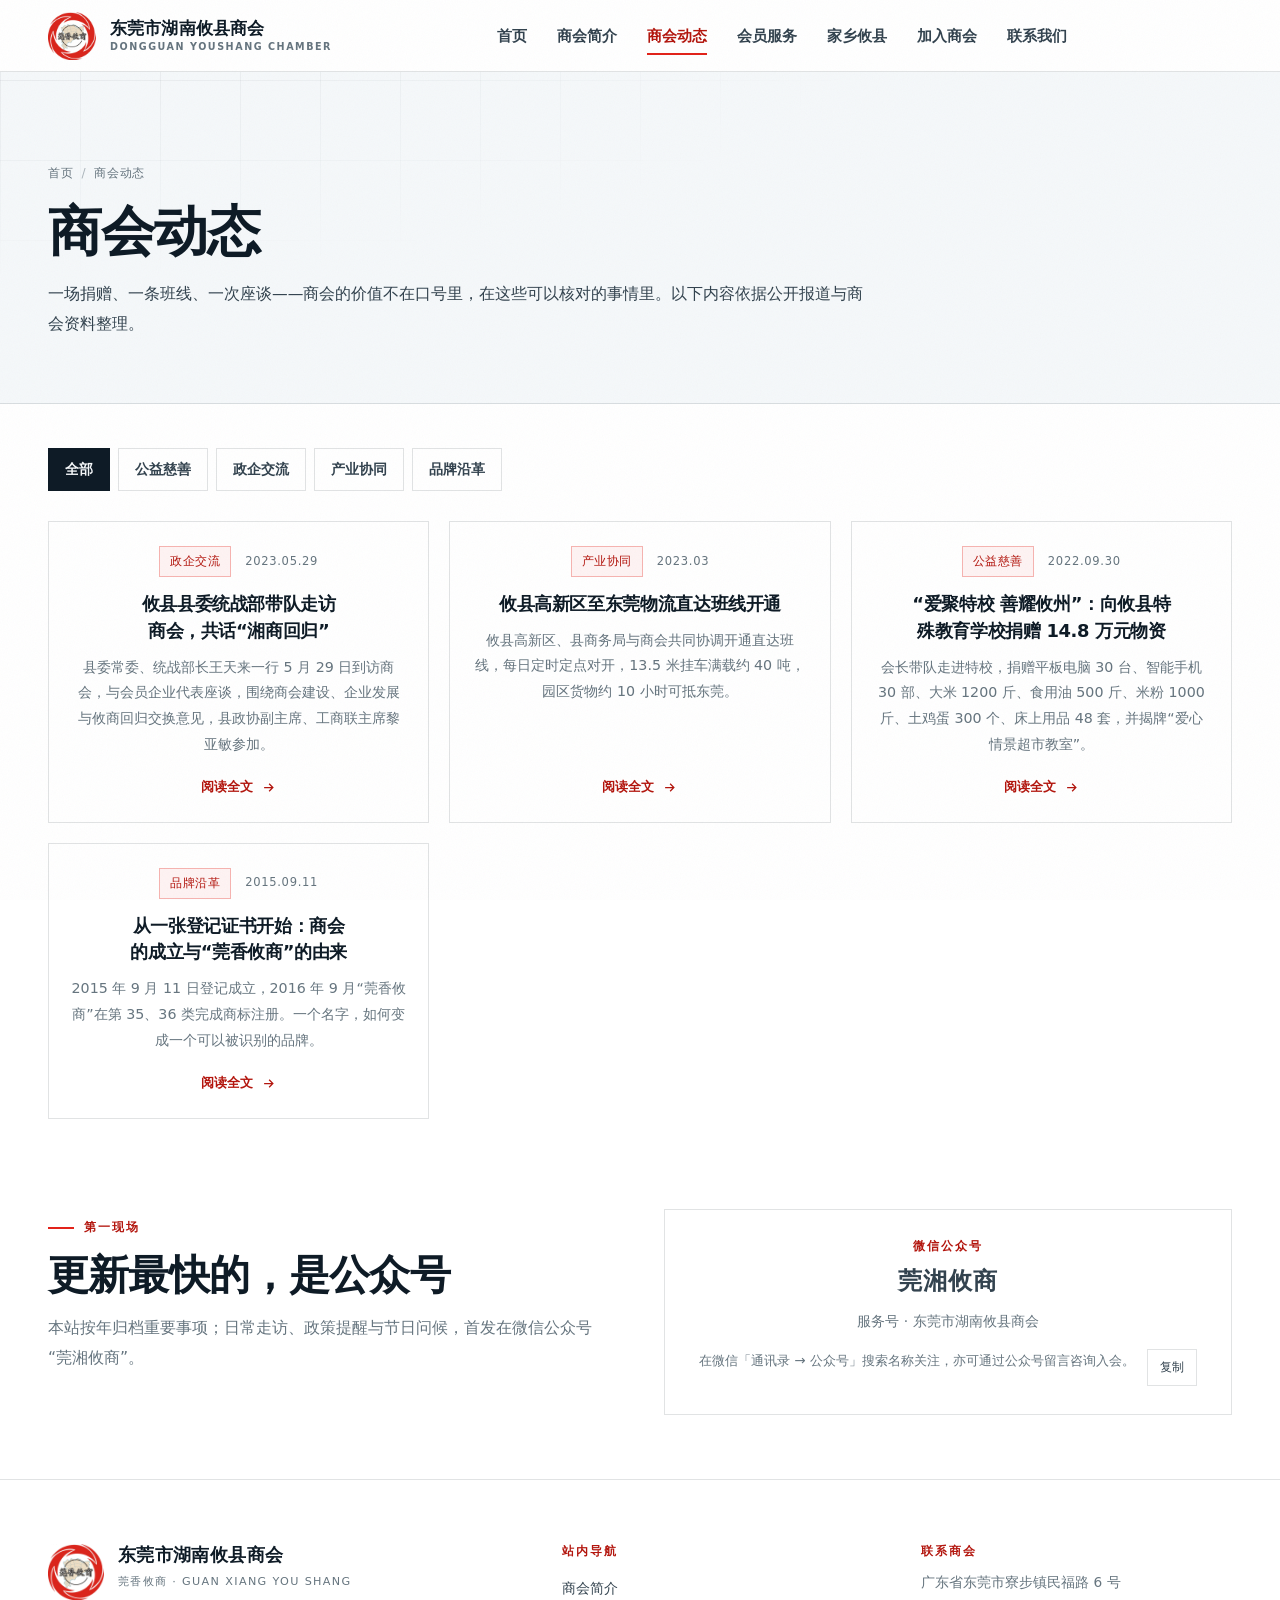
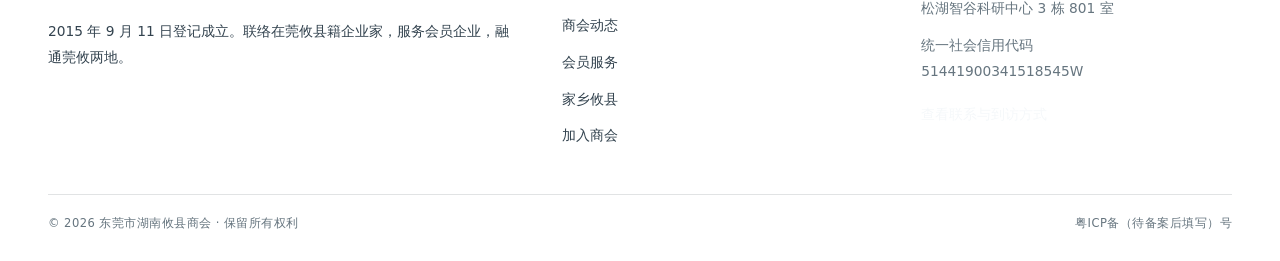
<file: news.html>
<!DOCTYPE html>
<html lang="zh-CN">
<head>
<meta charset="utf-8">
<meta name="viewport" content="width=device-width, initial-scale=1">
<title>商会动态｜东莞市湖南攸县商会 · 莞香攸商</title>
<meta name="description" content="东莞市湖南攸县商会动态：公益捐赠、政企座谈、产业协同与品牌沿革。记录商会走访、捐赠、协调与对接的真实事件，含 2022 年攸县特殊教育学校捐赠、2023 年物流直达班线与统战部走访。">
<meta name="robots" content="index,follow">
<link rel="canonical" href="https://unipiwei-blip.github.io/guanxiang-youshang-site/news.html">
<meta property="og:type" content="website">
<meta property="og:title" content="商会动态｜东莞市湖南攸县商会">
<meta property="og:description" content="公益、政企、产业与品牌：商会做过的事，都记在这里。">
<meta property="og:url" content="https://unipiwei-blip.github.io/guanxiang-youshang-site/news.html">
<meta property="og:image" content="https://unipiwei-blip.github.io/guanxiang-youshang-site/assets/img/og-cover.jpg">
<meta name="theme-color" content="#ffffff">
<link rel="icon" href="assets/favicon-64.png" sizes="64x64" type="image/png">
<link rel="apple-touch-icon" href="assets/apple-touch-icon.png">
<link rel="stylesheet" href="css/style.css">
<script type="application/ld+json">
{
  "@context": "https://schema.org",
  "@type": "CollectionPage",
  "name": "商会动态",
  "url": "https://unipiwei-blip.github.io/guanxiang-youshang-site/news.html",
  "isPartOf": { "@id": "https://unipiwei-blip.github.io/guanxiang-youshang-site/#organization" },
  "hasPart": [
    { "@type": "Article", "headline": "攸县县委统战部带队走访商会，共话湘商回归", "url": "https://unipiwei-blip.github.io/guanxiang-youshang-site/news/2023-youxian-outreach.html", "datePublished": "2023-05-29" },
    { "@type": "Article", "headline": "攸县高新区至东莞物流直达班线开通", "url": "https://unipiwei-blip.github.io/guanxiang-youshang-site/news/2023-logistics-line.html", "datePublished": "2023-03-13" },
    { "@type": "Article", "headline": "爱聚特校 善耀攸州：向攸县特殊教育学校捐赠14.8万元物资", "url": "https://unipiwei-blip.github.io/guanxiang-youshang-site/news/2022-special-school-donation.html", "datePublished": "2022-09-30" },
    { "@type": "Article", "headline": "从一张登记证书开始：商会的成立与品牌沿革", "url": "https://unipiwei-blip.github.io/guanxiang-youshang-site/news/2015-foundation.html", "datePublished": "2015-09-11" }
  ]
}
</script>
</head>
<body>
<a class="skip" href="#main">跳到主要内容</a>
<div class="scroll-line" aria-hidden="true"></div>

<header class="site-head">
  <div class="wrap site-head__inner">
    <a class="brand" href="index.html" aria-label="东莞市湖南攸县商会 首页">
      <img class="brand__logo" src="assets/logo-mark.png" alt="东莞市湖南攸县商会标志" width="44" height="44">
      <span class="brand__text"><span class="brand__name">东莞市湖南攸县商会</span><span class="brand__sub">DONGGUAN YOUSHANG CHAMBER</span></span>
    </a>
    <nav class="nav" aria-label="主导航">
      <a href="index.html">首页</a>
      <a href="about.html">商会简介</a>
      <a href="news.html" aria-current="page">商会动态</a>
      <a href="members.html">会员服务</a>
      <a href="youxian.html">家乡攸县</a>
      <a href="join.html">加入商会</a>
      <a href="contact.html">联系我们</a>
    </nav>
    <div class="head-right">
      <a class="btn head-cta" href="join.html">申请入会</a>
      <button class="burger" type="button" aria-label="打开菜单" aria-expanded="false" aria-controls="drawer">
        <span></span><span></span><span></span>
      </button>
    </div>
  </div>
</header>

<div class="drawer" id="drawer" data-open="false" aria-hidden="true">
  <div class="drawer__bar">
    <a class="brand" href="index.html">
      <img class="brand__logo" src="assets/logo-mark.png" alt="东莞市湖南攸县商会标志" width="40" height="40">
      <span class="brand__text"><span class="brand__name">东莞市湖南攸县商会</span><span class="brand__sub">DONGGUAN YOUSHANG CHAMBER</span></span>
    </a>
    <button class="burger" type="button" aria-label="关闭菜单" data-close-drawer>
      <span></span><span></span><span></span>
    </button>
  </div>
  <nav class="drawer__body" aria-label="移动端导航">
    <a href="index.html"><span>01</span>首页</a>
    <a href="about.html"><span>02</span>商会简介</a>
    <a href="news.html"><span>03</span>商会动态</a>
    <a href="members.html"><span>04</span>会员服务</a>
    <a href="youxian.html"><span>05</span>家乡攸县</a>
    <a href="join.html"><span>06</span>加入商会</a>
    <a href="contact.html"><span>07</span>联系我们</a>
    <p class="drawer__foot">东莞市寮步镇民福路6号<br>松湖智谷科研中心3栋801室</p>
  </nav>
</div>

<main id="main">
  <section class="pagehead">
    <div class="wrap">
      <nav class="crumb" aria-label="面包屑">
        <a href="index.html">首页</a><i>/</i><span>商会动态</span>
      </nav>
      <h1>商会动态</h1>
      <p class="deck">一场捐赠、一条班线、一次座谈——商会的价值不在口号里，在这些可以核对的事情里。以下内容依据公开报道与商会资料整理。</p>
    </div>
  </section>

  <section class="sec" style="padding-top:clamp(28px,4vw,44px)">
    <div class="wrap">
      <div class="filters" role="group" aria-label="按类别筛选">
        <button class="filter" type="button" data-filter="all" aria-pressed="true">全部</button>
        <button class="filter" type="button" data-filter="charity" aria-pressed="false">公益慈善</button>
        <button class="filter" type="button" data-filter="gov" aria-pressed="false">政企交流</button>
        <button class="filter" type="button" data-filter="industry" aria-pressed="false">产业协同</button>
        <button class="filter" type="button" data-filter="brand" aria-pressed="false">品牌沿革</button>
      </div>

      <div class="news-grid">
        <a class="card" href="news/2023-youxian-outreach.html" data-cat="gov">
          <div class="card__meta"><span class="tag">政企交流</span><time datetime="2023-05-29">2023.05.29</time></div>
          <h3>攸县县委统战部带队走访商会，共话“湘商回归”</h3>
          <p>县委常委、统战部长王天来一行 5 月 29 日到访商会，与会员企业代表座谈，围绕商会建设、企业发展与攸商回归交换意见，县政协副主席、工商联主席黎亚敏参加。</p>
          <span class="card__go">阅读全文
            <svg viewBox="0 0 24 24" fill="none" stroke="currentColor" stroke-width="2" aria-hidden="true"><path d="M5 12h14M13 6l6 6-6 6"/></svg>
          </span>
        </a>

        <a class="card" href="news/2023-logistics-line.html" data-cat="industry">
          <div class="card__meta"><span class="tag">产业协同</span><time datetime="2023-03-13">2023.03</time></div>
          <h3>攸县高新区至东莞物流直达班线开通</h3>
          <p>攸县高新区、县商务局与商会共同协调开通直达班线，每日定时定点对开，13.5 米挂车满载约 40 吨，园区货物约 10 小时可抵东莞。</p>
          <span class="card__go">阅读全文
            <svg viewBox="0 0 24 24" fill="none" stroke="currentColor" stroke-width="2" aria-hidden="true"><path d="M5 12h14M13 6l6 6-6 6"/></svg>
          </span>
        </a>

        <a class="card" href="news/2022-special-school-donation.html" data-cat="charity">
          <div class="card__meta"><span class="tag">公益慈善</span><time datetime="2022-09-30">2022.09.30</time></div>
          <h3>“爱聚特校 善耀攸州”：向攸县特殊教育学校捐赠 14.8 万元物资</h3>
          <p>会长带队走进特校，捐赠平板电脑 30 台、智能手机 30 部、大米 1200 斤、食用油 500 斤、米粉 1000 斤、土鸡蛋 300 个、床上用品 48 套，并揭牌“爱心情景超市教室”。</p>
          <span class="card__go">阅读全文
            <svg viewBox="0 0 24 24" fill="none" stroke="currentColor" stroke-width="2" aria-hidden="true"><path d="M5 12h14M13 6l6 6-6 6"/></svg>
          </span>
        </a>

        <a class="card" href="news/2015-foundation.html" data-cat="brand">
          <div class="card__meta"><span class="tag">品牌沿革</span><time datetime="2015-09-11">2015.09.11</time></div>
          <h3>从一张登记证书开始：商会的成立与“莞香攸商”的由来</h3>
          <p>2015 年 9 月 11 日登记成立，2016 年 9 月“莞香攸商”在第 35、36 类完成商标注册。一个名字，如何变成一个可以被识别的品牌。</p>
          <span class="card__go">阅读全文
            <svg viewBox="0 0 24 24" fill="none" stroke="currentColor" stroke-width="2" aria-hidden="true"><path d="M5 12h14M13 6l6 6-6 6"/></svg>
          </span>
        </a>
      </div>

      <p class="empty-state" hidden>该类别暂无收录，试试「全部」。</p>
    </div>
  </section>

  <section class="sec sec--tight" style="padding-top:0">
    <div class="wrap contact-grid">
      <div>
        <span class="eyebrow">第一现场</span>
        <h2 style="margin-top:12px;font-size:var(--fs-h2)">更新最快的，是公众号</h2>
        <p style="color:var(--muted);margin-top:12px">本站按年归档重要事项；日常走访、政策提醒与节日问候，首发在微信公众号“莞湘攸商”。</p>
      </div>
      <div class="contact-card">
        <h3>微信公众号</h3>
        <p style="font-size:1.5rem;font-weight:800;letter-spacing:.04em">莞湘攸商</p>
        <p style="color:var(--muted);font-size:.86rem">服务号 · 东莞市湖南攸县商会</p>
        <div class="copy-row" style="margin-top:8px">
          <p style="font-size:.84rem;color:var(--muted)">在微信「通讯录 → 公众号」搜索名称关注，亦可通过公众号留言咨询入会。</p>
          <button class="copy-btn" type="button" data-copy="莞湘攸商">复制</button>
        </div>
      </div>
    </div>
  </section>
</main>

<footer class="site-foot">
  <div class="wrap">
    <div class="foot-grid">
      <div>
        <div class="foot-brand">
          <img src="assets/logo-mark.png" alt="东莞市湖南攸县商会标志" width="52" height="52" loading="lazy">
          <div>
            <h3>东莞市湖南攸县商会</h3>
            <p>莞香攸商 · GUAN XIANG YOU SHANG</p>
          </div>
        </div>
        <p class="foot-blurb">2015 年 9 月 11 日登记成立。联络在莞攸县籍企业家，服务会员企业，融通莞攸两地。</p>
      </div>
      <div class="foot-col">
        <h4>站内导航</h4>
        <a href="about.html">商会简介</a>
        <a href="news.html">商会动态</a>
        <a href="members.html">会员服务</a>
        <a href="youxian.html">家乡攸县</a>
        <a href="join.html">加入商会</a>
      </div>
      <div class="foot-col">
        <h4>联系商会</h4>
        <p>广东省东莞市寮步镇民福路 6 号<br>松湖智谷科研中心 3 栋 801 室</p>
        <p style="margin-top:12px">统一社会信用代码<br>51441900341518545W</p>
        <a href="contact.html" style="margin-top:12px;color:var(--rice)">查看联系与到访方式</a>
      </div>
    </div>
    <div class="foot-bottom">
      <span>© <span data-year>2026</span> 东莞市湖南攸县商会 · 保留所有权利</span>
      <span>粤ICP备（待备案后填写）号</span>
    </div>
  </div>
</footer>

<div class="toast" role="status" aria-live="polite"></div>
<script src="js/main.js" defer></script>
</body>
</html>
</file>
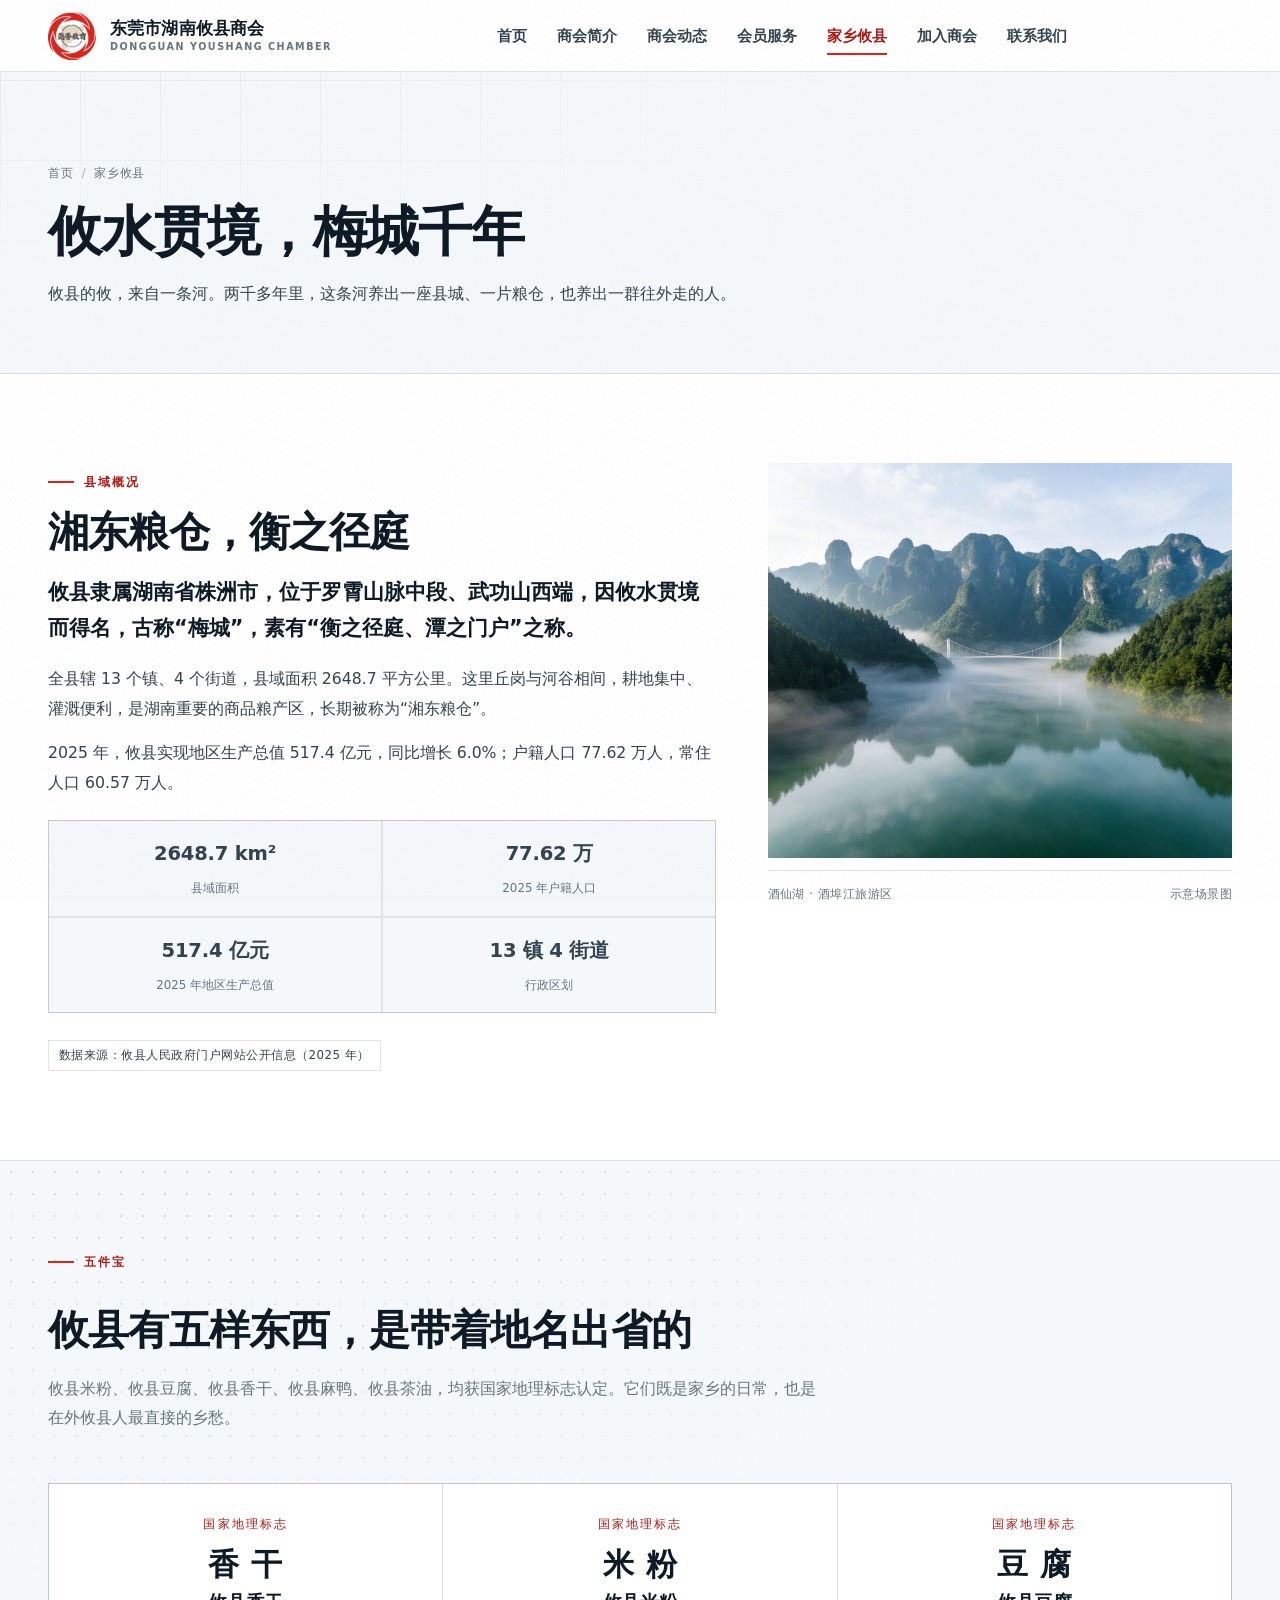
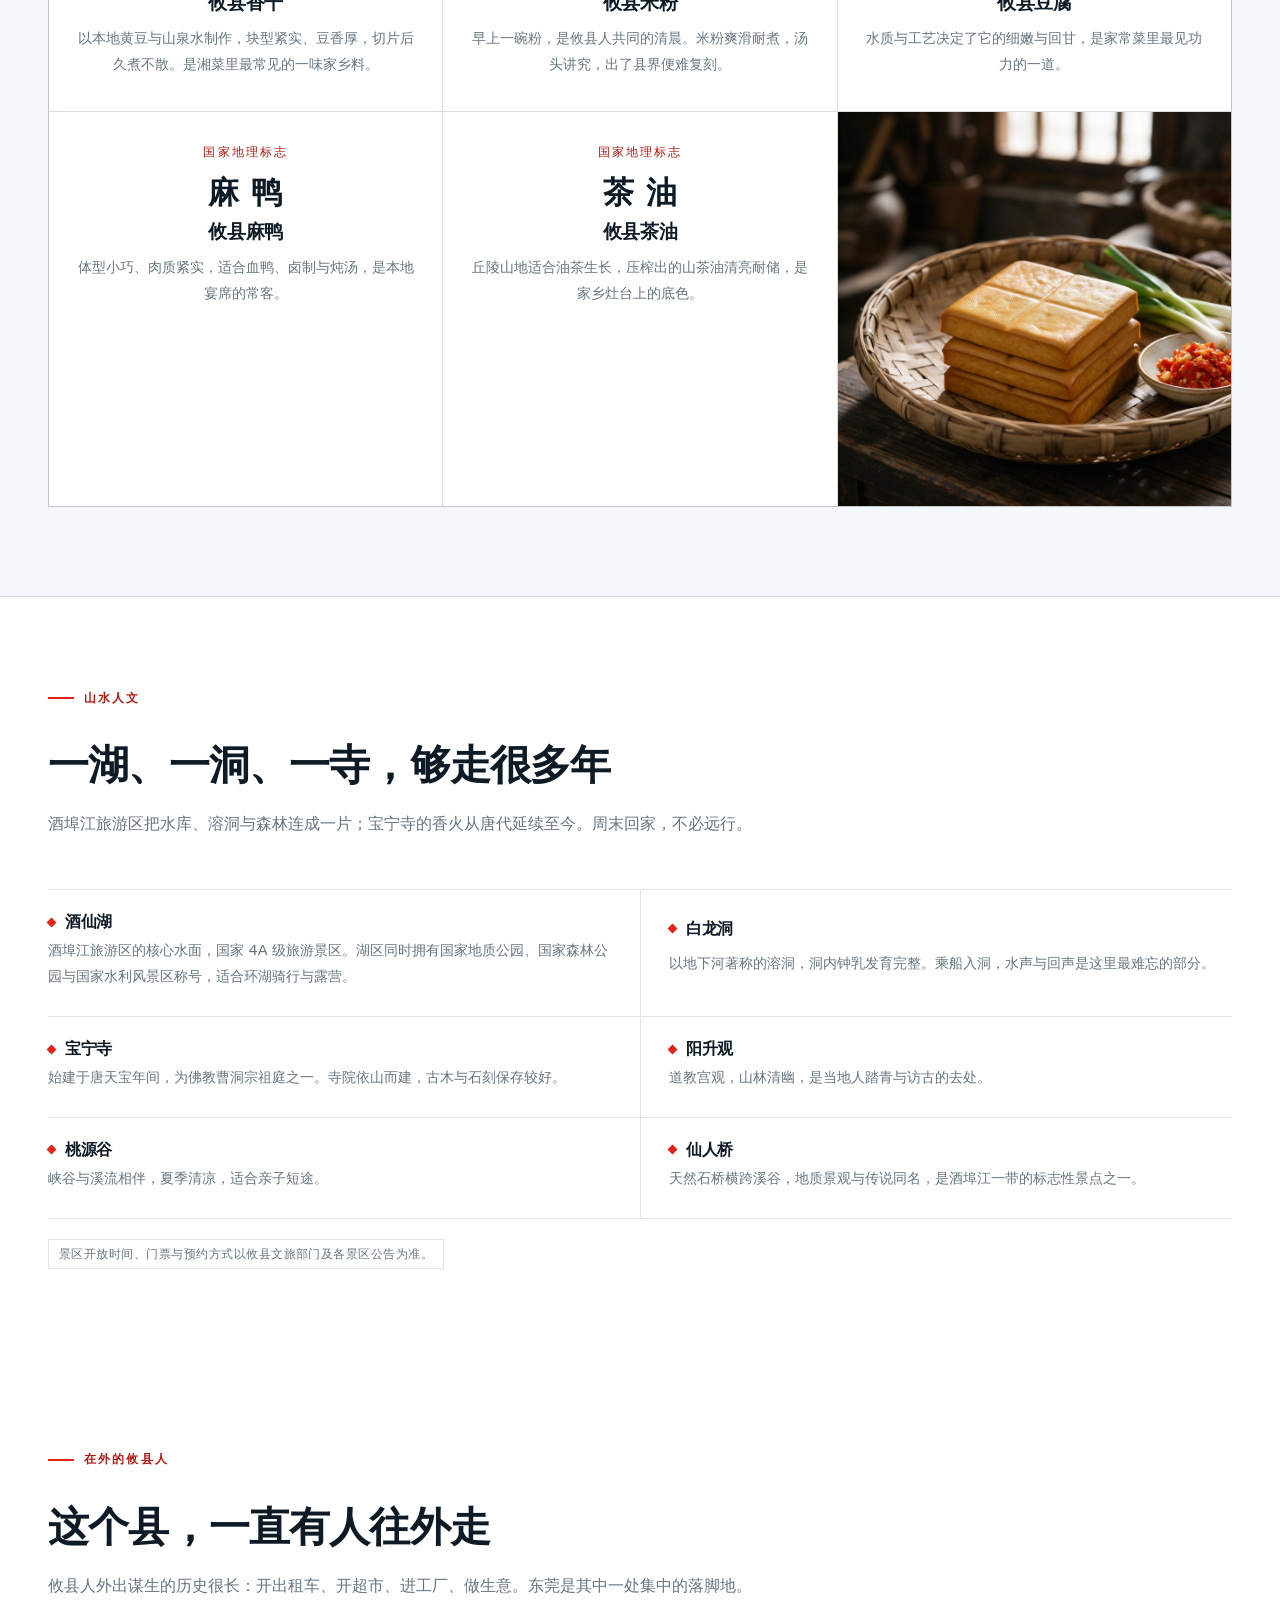
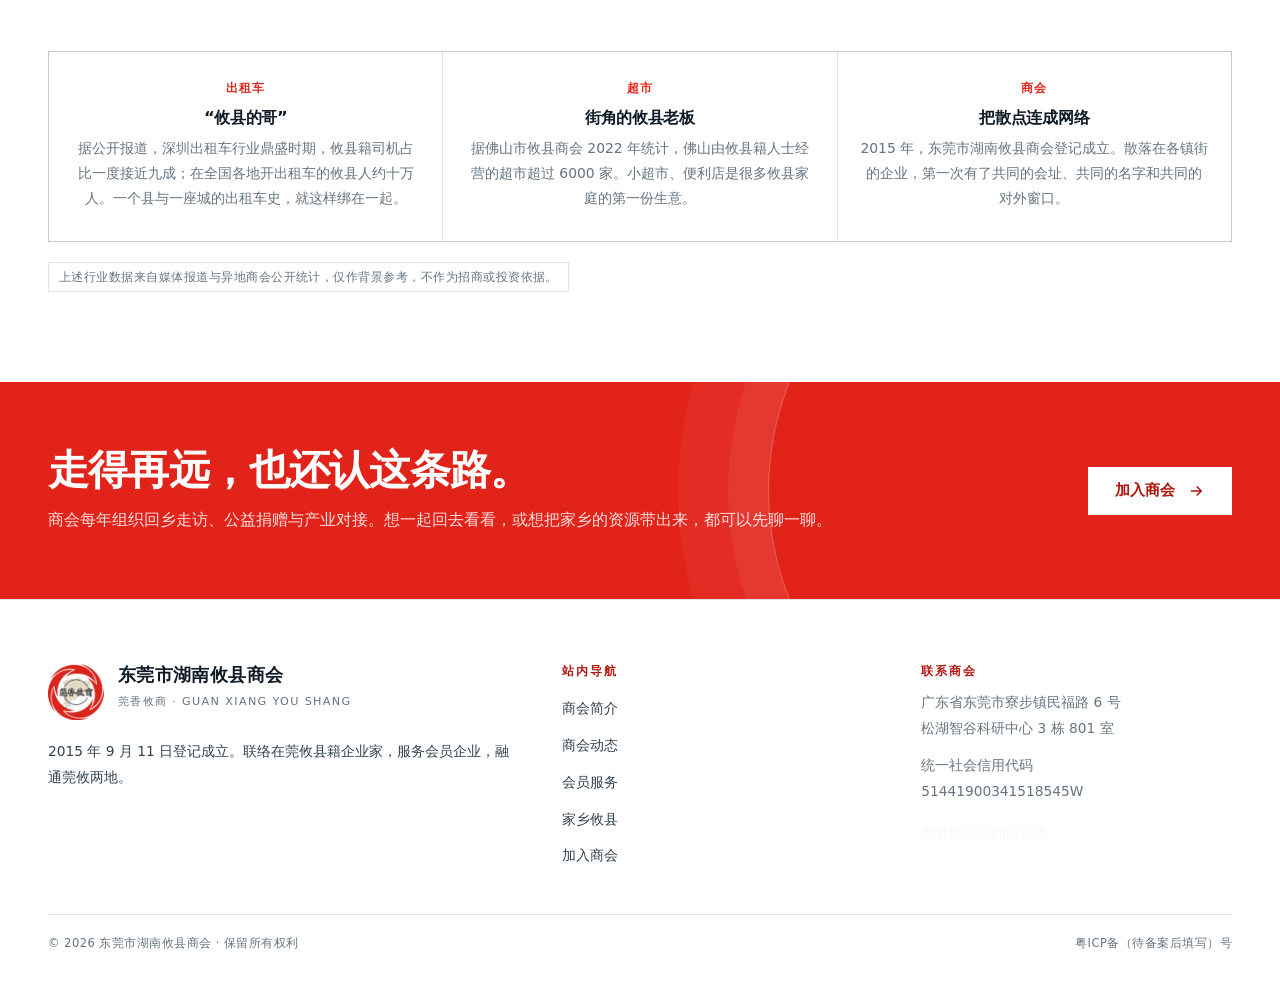
<file: youxian.html>
<!DOCTYPE html>
<html lang="zh-CN">
<head>
<meta charset="utf-8">
<meta name="viewport" content="width=device-width, initial-scale=1">
<title>家乡攸县｜攸水贯境的湘东明珠 · 东莞市湖南攸县商会</title>
<meta name="description" content="攸县位于湖南省株洲市，罗霄山脉中段、武功山西端，古称梅城。了解攸县县域概况、五项国家地理标志产品（攸县香干、米粉、豆腐、麻鸭、茶油）、酒埠江旅游区与宝宁寺等人文山水，以及在外的攸县人。">
<meta name="robots" content="index,follow">
<link rel="canonical" href="https://unipiwei-blip.github.io/guanxiang-youshang-site/youxian.html">
<meta property="og:type" content="article">
<meta property="og:title" content="家乡攸县｜攸水贯境的湘东明珠">
<meta property="og:description" content="县域概况、五件宝、酒埠江山水与宝宁寺，以及在外打拼的攸县人。">
<meta property="og:url" content="https://unipiwei-blip.github.io/guanxiang-youshang-site/youxian.html">
<meta property="og:image" content="https://unipiwei-blip.github.io/guanxiang-youshang-site/assets/img/youxian-lake.jpg">
<meta name="theme-color" content="#ffffff">
<link rel="icon" href="assets/favicon-64.png" sizes="64x64" type="image/png">
<link rel="apple-touch-icon" href="assets/apple-touch-icon.png">
<link rel="stylesheet" href="css/style.css">
<script type="application/ld+json">
{
  "@context": "https://schema.org",
  "@type": "TouristDestination",
  "name": "攸县",
  "alternateName": ["梅城", "攸州"],
  "description": "湖南省株洲市辖县，位于罗霄山脉中段、武功山西端，因攸水贯境得名，素有湘东粮仓之称。",
  "url": "https://unipiwei-blip.github.io/guanxiang-youshang-site/youxian.html",
  "touristType": "山水人文",
  "geo": { "@type": "GeoCoordinates", "latitude": 27.0, "longitude": 113.35 },
  "containedInPlace": { "@type": "AdministrativeArea", "name": "湖南省株洲市" }
}
</script>
</head>
<body>
<a class="skip" href="#main">跳到主要内容</a>
<div class="scroll-line" aria-hidden="true"></div>

<header class="site-head">
  <div class="wrap site-head__inner">
    <a class="brand" href="index.html" aria-label="东莞市湖南攸县商会 首页">
      <img class="brand__logo" src="assets/logo-mark.png" alt="东莞市湖南攸县商会标志" width="44" height="44">
      <span class="brand__text"><span class="brand__name">东莞市湖南攸县商会</span><span class="brand__sub">DONGGUAN YOUSHANG CHAMBER</span></span>
    </a>
    <nav class="nav" aria-label="主导航">
      <a href="index.html">首页</a>
      <a href="about.html">商会简介</a>
      <a href="news.html">商会动态</a>
      <a href="members.html">会员服务</a>
      <a href="youxian.html" aria-current="page">家乡攸县</a>
      <a href="join.html">加入商会</a>
      <a href="contact.html">联系我们</a>
    </nav>
    <div class="head-right">
      <a class="btn head-cta" href="join.html">申请入会</a>
      <button class="burger" type="button" aria-label="打开菜单" aria-expanded="false" aria-controls="drawer">
        <span></span><span></span><span></span>
      </button>
    </div>
  </div>
</header>

<div class="drawer" id="drawer" data-open="false" aria-hidden="true">
  <div class="drawer__bar">
    <a class="brand" href="index.html">
      <img class="brand__logo" src="assets/logo-mark.png" alt="东莞市湖南攸县商会标志" width="40" height="40">
      <span class="brand__text"><span class="brand__name">东莞市湖南攸县商会</span><span class="brand__sub">DONGGUAN YOUSHANG CHAMBER</span></span>
    </a>
    <button class="burger" type="button" aria-label="关闭菜单" data-close-drawer>
      <span></span><span></span><span></span>
    </button>
  </div>
  <nav class="drawer__body" aria-label="移动端导航">
    <a href="index.html"><span>01</span>首页</a>
    <a href="about.html"><span>02</span>商会简介</a>
    <a href="news.html"><span>03</span>商会动态</a>
    <a href="members.html"><span>04</span>会员服务</a>
    <a href="youxian.html"><span>05</span>家乡攸县</a>
    <a href="join.html"><span>06</span>加入商会</a>
    <a href="contact.html"><span>07</span>联系我们</a>
    <p class="drawer__foot">东莞市寮步镇民福路6号<br>松湖智谷科研中心3栋801室</p>
  </nav>
</div>

<main id="main">
  <section class="pagehead">
    <div class="wrap">
      <nav class="crumb" aria-label="面包屑">
        <a href="index.html">首页</a><i>/</i><span>家乡攸县</span>
      </nav>
      <h1>攸水贯境，梅城千年</h1>
      <p class="deck">攸县的攸，来自一条河。两千多年里，这条河养出一座县城、一片粮仓，也养出一群往外走的人。</p>
    </div>
  </section>

  <section class="sec">
    <div class="wrap">
      <div class="about-grid about-grid--flip">
        <div class="about-copy">
          <span class="eyebrow">县域概况</span>
          <h2 style="margin-top:14px;font-size:var(--fs-h2)">湘东粮仓，衡之径庭</h2>
          <p class="lead" style="margin-top:16px">攸县隶属湖南省株洲市，位于罗霄山脉中段、武功山西端，因攸水贯境而得名，古称“梅城”，素有“衡之径庭、潭之门户”之称。</p>
          <p>全县辖 13 个镇、4 个街道，县域面积 2648.7 平方公里。这里丘岗与河谷相间，耕地集中、灌溉便利，是湖南重要的商品粮产区，长期被称为“湘东粮仓”。</p>
          <p>2025 年，攸县实现地区生产总值 517.4 亿元，同比增长 6.0%；户籍人口 77.62 万人，常住人口 60.57 万人。</p>
          <div class="facts-inline">
            <div class="fact"><b>2648.7 km²</b><span>县域面积</span></div>
            <div class="fact"><b>77.62 万</b><span>2025 年户籍人口</span></div>
            <div class="fact"><b>517.4 亿元</b><span>2025 年地区生产总值</span></div>
            <div class="fact"><b>13 镇 4 街道</b><span>行政区划</span></div>
          </div>
          <p class="tag tag--muted">数据来源：攸县人民政府门户网站公开信息（2025 年）</p>
        </div>
        <figure class="about-figure">
          <img src="assets/img/youxian-lake.jpg" alt="攸县酒仙湖：水面开阔，四周为喀斯特峰丛与晨雾" width="1800" height="1350" loading="lazy">
          <div class="about-figure__cap"><span>酒仙湖 · 酒埠江旅游区</span><span>示意场景图</span></div>
        </figure>
      </div>
    </div>
  </section>

  <section class="sec dark-sec">
    <div class="wrap">
      <div class="sec-head">
        <span class="eyebrow eyebrow--ink">五件宝</span>
        <h2 style="margin-top:14px">攸县有五样东西，是带着地名出省的</h2>
        <p class="deck">攸县米粉、攸县豆腐、攸县香干、攸县麻鸭、攸县茶油，均获国家地理标志认定。它们既是家乡的日常，也是在外攸县人最直接的乡愁。</p>
      </div>
      <div class="brand-grid">
        <div class="brand-cell">
          <span class="brand-cell__k">国家地理标志</span>
          <div class="brand-cell__big">香 干</div>
          <h3>攸县香干</h3>
          <p>以本地黄豆与山泉水制作，块型紧实、豆香厚，切片后久煮不散。是湘菜里最常见的一味家乡料。</p>
        </div>
        <div class="brand-cell">
          <span class="brand-cell__k">国家地理标志</span>
          <div class="brand-cell__big">米 粉</div>
          <h3>攸县米粉</h3>
          <p>早上一碗粉，是攸县人共同的清晨。米粉爽滑耐煮，汤头讲究，出了县界便难复刻。</p>
        </div>
        <div class="brand-cell">
          <span class="brand-cell__k">国家地理标志</span>
          <div class="brand-cell__big">豆 腐</div>
          <h3>攸县豆腐</h3>
          <p>水质与工艺决定了它的细嫩与回甘，是家常菜里最见功力的一道。</p>
        </div>
        <div class="brand-cell">
          <span class="brand-cell__k">国家地理标志</span>
          <div class="brand-cell__big">麻 鸭</div>
          <h3>攸县麻鸭</h3>
          <p>体型小巧、肉质紧实，适合血鸭、卤制与炖汤，是本地宴席的常客。</p>
        </div>
        <div class="brand-cell">
          <span class="brand-cell__k">国家地理标志</span>
          <div class="brand-cell__big">茶 油</div>
          <h3>攸县茶油</h3>
          <p>丘陵山地适合油茶生长，压榨出的山茶油清亮耐储，是家乡灶台上的底色。</p>
        </div>
        <div class="brand-cell" style="padding:0;background:none;border:0">
          <img src="assets/img/xianggan.jpg" alt="攸县香干切片叠放于竹簸箕，旁有剁辣椒与蒜苗" width="1800" height="1800" loading="lazy" style="width:100%;height:100%;min-height:240px;object-fit:cover;display:block">
        </div>
      </div>
    </div>
  </section>

  <section class="sec">
    <div class="wrap">
      <div class="sec-head">
        <span class="eyebrow">山水人文</span>
        <h2 style="margin-top:14px">一湖、一洞、一寺，够走很多年</h2>
        <p class="deck">酒埠江旅游区把水库、溶洞与森林连成一片；宝宁寺的香火从唐代延续至今。周末回家，不必远行。</p>
      </div>
      <div class="pillars">
        <div class="pillar">
          <h3>酒仙湖</h3>
          <p>酒埠江旅游区的核心水面，国家 4A 级旅游景区。湖区同时拥有国家地质公园、国家森林公园与国家水利风景区称号，适合环湖骑行与露营。</p>
        </div>
        <div class="pillar">
          <h3>白龙洞</h3>
          <p>以地下河著称的溶洞，洞内钟乳发育完整。乘船入洞，水声与回声是这里最难忘的部分。</p>
        </div>
        <div class="pillar">
          <h3>宝宁寺</h3>
          <p>始建于唐天宝年间，为佛教曹洞宗祖庭之一。寺院依山而建，古木与石刻保存较好。</p>
        </div>
        <div class="pillar">
          <h3>阳升观</h3>
          <p>道教宫观，山林清幽，是当地人踏青与访古的去处。</p>
        </div>
        <div class="pillar">
          <h3>桃源谷</h3>
          <p>峡谷与溪流相伴，夏季清凉，适合亲子短途。</p>
        </div>
        <div class="pillar">
          <h3>仙人桥</h3>
          <p>天然石桥横跨溪谷，地质景观与传说同名，是酒埠江一带的标志性景点之一。</p>
        </div>
      </div>
      <p class="tag tag--muted" style="margin-top:20px">景区开放时间、门票与预约方式以攸县文旅部门及各景区公告为准。</p>
    </div>
  </section>

  <section class="sec" style="background:var(--paper)">
    <div class="wrap">
      <div class="sec-head">
        <span class="eyebrow">在外的攸县人</span>
        <h2 style="margin-top:14px">这个县，一直有人往外走</h2>
        <p class="deck">攸县人外出谋生的历史很长：开出租车、开超市、进工厂、做生意。东莞是其中一处集中的落脚地。</p>
      </div>
      <div class="svc">
        <div class="svc__item">
          <span class="svc__no">出租车</span>
          <h3>“攸县的哥”</h3>
          <p>据公开报道，深圳出租车行业鼎盛时期，攸县籍司机占比一度接近九成；在全国各地开出租车的攸县人约十万人。一个县与一座城的出租车史，就这样绑在一起。</p>
        </div>
        <div class="svc__item">
          <span class="svc__no">超市</span>
          <h3>街角的攸县老板</h3>
          <p>据佛山市攸县商会 2022 年统计，佛山由攸县籍人士经营的超市超过 6000 家。小超市、便利店是很多攸县家庭的第一份生意。</p>
        </div>
        <div class="svc__item">
          <span class="svc__no">商会</span>
          <h3>把散点连成网络</h3>
          <p>2015 年，东莞市湖南攸县商会登记成立。散落在各镇街的企业，第一次有了共同的会址、共同的名字和共同的对外窗口。</p>
        </div>
      </div>
      <p class="tag tag--muted" style="margin-top:20px">上述行业数据来自媒体报道与异地商会公开统计，仅作背景参考，不作为招商或投资依据。</p>
    </div>
  </section>

  <section class="cta-band">
    <div class="wrap cta-inner">
      <div>
        <h2>走得再远，也还认这条路。</h2>
        <p>商会每年组织回乡走访、公益捐赠与产业对接。想一起回去看看，或想把家乡的资源带出来，都可以先聊一聊。</p>
      </div>
      <a class="btn btn--light" href="join.html">
        加入商会
        <svg class="btn__arrow" viewBox="0 0 24 24" fill="none" stroke="currentColor" stroke-width="2" aria-hidden="true"><path d="M5 12h14M13 6l6 6-6 6"/></svg>
      </a>
    </div>
  </section>
</main>

<footer class="site-foot">
  <div class="wrap">
    <div class="foot-grid">
      <div>
        <div class="foot-brand">
          <img src="assets/logo-mark.png" alt="东莞市湖南攸县商会标志" width="52" height="52" loading="lazy">
          <div>
            <h3>东莞市湖南攸县商会</h3>
            <p>莞香攸商 · GUAN XIANG YOU SHANG</p>
          </div>
        </div>
        <p class="foot-blurb">2015 年 9 月 11 日登记成立。联络在莞攸县籍企业家，服务会员企业，融通莞攸两地。</p>
      </div>
      <div class="foot-col">
        <h4>站内导航</h4>
        <a href="about.html">商会简介</a>
        <a href="news.html">商会动态</a>
        <a href="members.html">会员服务</a>
        <a href="youxian.html">家乡攸县</a>
        <a href="join.html">加入商会</a>
      </div>
      <div class="foot-col">
        <h4>联系商会</h4>
        <p>广东省东莞市寮步镇民福路 6 号<br>松湖智谷科研中心 3 栋 801 室</p>
        <p style="margin-top:12px">统一社会信用代码<br>51441900341518545W</p>
        <a href="contact.html" style="margin-top:12px;color:var(--rice)">查看联系与到访方式</a>
      </div>
    </div>
    <div class="foot-bottom">
      <span>© <span data-year>2026</span> 东莞市湖南攸县商会 · 保留所有权利</span>
      <span>粤ICP备（待备案后填写）号</span>
    </div>
  </div>
</footer>

<div class="toast" role="status" aria-live="polite"></div>
<script src="js/main.js" defer></script>
</body>
</html>
</file>
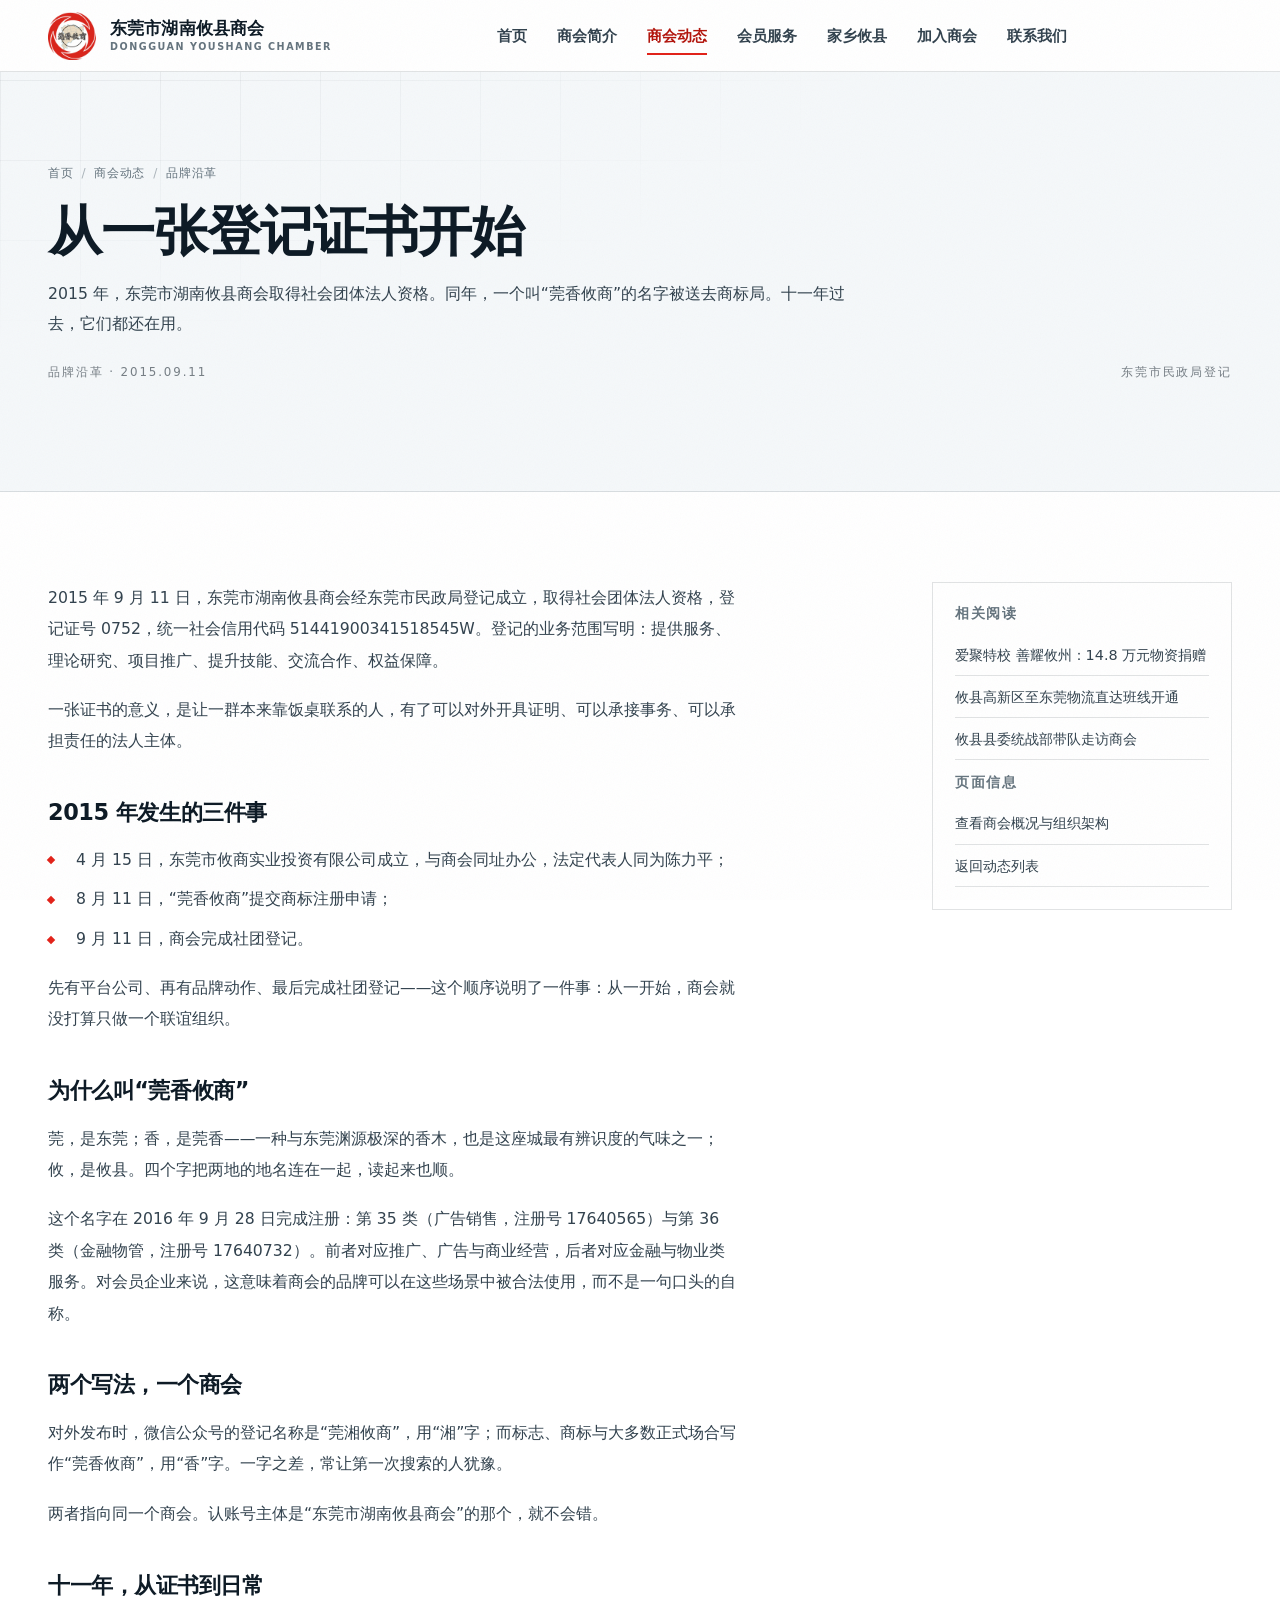
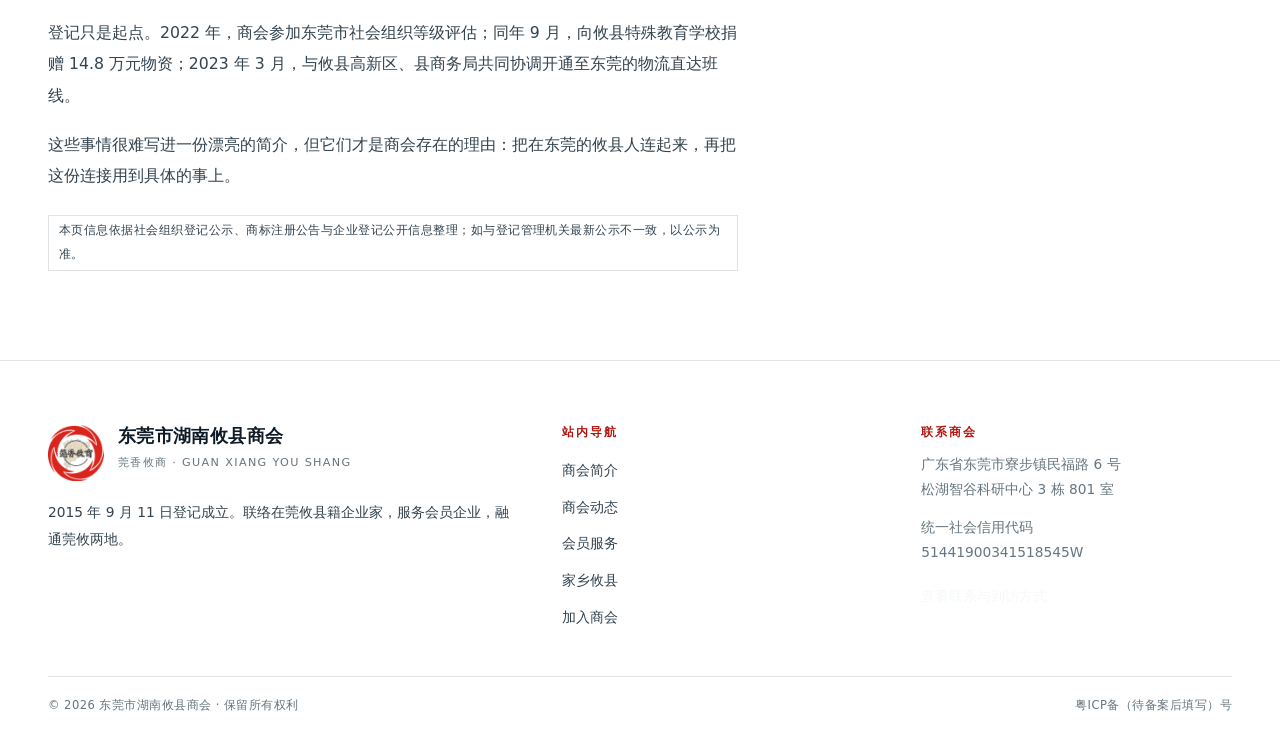
<file: news/2015-foundation.html>
<!DOCTYPE html>
<html lang="zh-CN">
<head>
<meta charset="utf-8">
<meta name="viewport" content="width=device-width, initial-scale=1">
<title>从一张登记证书开始：商会的成立与“莞香攸商”的由来｜商会动态</title>
<meta name="description" content="2015年9月11日，东莞市湖南攸县商会经东莞市民政局登记成立；2016年9月，“莞香攸商”在第35类、第36类完成商标注册。回看一间异地商会如何取得法人身份并建立品牌。">
<meta name="robots" content="index,follow,max-image-preview:large">
<link rel="canonical" href="https://unipiwei-blip.github.io/guanxiang-youshang-site/news/2015-foundation.html">
<meta property="og:type" content="article">
<meta property="og:title" content="从一张登记证书开始：商会的成立与“莞香攸商”的由来">
<meta property="og:description" content="2015 年的三件事：平台公司、商标申请与社团登记。">
<meta property="og:url" content="https://unipiwei-blip.github.io/guanxiang-youshang-site/news/2015-foundation.html">
<meta property="og:image" content="https://unipiwei-blip.github.io/guanxiang-youshang-site/assets/img/og-cover.jpg">
<meta property="article:published_time" content="2015-09-11">
<meta name="theme-color" content="#ffffff">
<link rel="icon" href="../assets/favicon-64.png" sizes="64x64" type="image/png">
<link rel="apple-touch-icon" href="../assets/apple-touch-icon.png">
<link rel="stylesheet" href="../css/style.css">
<script type="application/ld+json">
{
  "@context": "https://schema.org",
  "@type": "NewsArticle",
  "headline": "从一张登记证书开始：商会的成立与莞香攸商的由来",
  "description": "东莞市湖南攸县商会于2015年9月11日登记成立，莞香攸商商标于2016年9月完成注册。",
  "datePublished": "2015-09-11",
  "dateModified": "2026-11-14",
  "articleSection": "品牌沿革",
  "inLanguage": "zh-CN",
  "url": "https://unipiwei-blip.github.io/guanxiang-youshang-site/news/2015-foundation.html",
  "mainEntityOfPage": "https://unipiwei-blip.github.io/guanxiang-youshang-site/news/2015-foundation.html",
  "image": "https://unipiwei-blip.github.io/guanxiang-youshang-site/assets/img/og-cover.jpg",
  "publisher": {
    "@type": "Organization",
    "name": "东莞市湖南攸县商会",
    "logo": { "@type": "ImageObject", "url": "https://unipiwei-blip.github.io/guanxiang-youshang-site/assets/logo.png" }
  },
  "author": { "@type": "Organization", "name": "东莞市湖南攸县商会" }
}
</script>
</head>
<body>
<a class="skip" href="#main">跳到主要内容</a>
<div class="scroll-line" aria-hidden="true"></div>

<header class="site-head">
  <div class="wrap site-head__inner">
    <a class="brand" href="../index.html" aria-label="东莞市湖南攸县商会 首页">
      <img class="brand__logo" src="../assets/logo-mark.png" alt="东莞市湖南攸县商会标志" width="44" height="44">
      <span class="brand__text"><span class="brand__name">东莞市湖南攸县商会</span><span class="brand__sub">DONGGUAN YOUSHANG CHAMBER</span></span>
    </a>
    <nav class="nav" aria-label="主导航">
      <a href="../index.html">首页</a>
      <a href="../about.html">商会简介</a>
      <a href="../news.html" aria-current="page">商会动态</a>
      <a href="../members.html">会员服务</a>
      <a href="../youxian.html">家乡攸县</a>
      <a href="../join.html">加入商会</a>
      <a href="../contact.html">联系我们</a>
    </nav>
    <div class="head-right">
      <a class="btn head-cta" href="../join.html">申请入会</a>
      <button class="burger" type="button" aria-label="打开菜单" aria-expanded="false" aria-controls="drawer">
        <span></span><span></span><span></span>
      </button>
    </div>
  </div>
</header>

<div class="drawer" id="drawer" data-open="false" aria-hidden="true">
  <div class="drawer__bar">
    <a class="brand" href="../index.html">
      <img class="brand__logo" src="../assets/logo-mark.png" alt="东莞市湖南攸县商会标志" width="40" height="40">
      <span class="brand__text"><span class="brand__name">东莞市湖南攸县商会</span><span class="brand__sub">DONGGUAN YOUSHANG CHAMBER</span></span>
    </a>
    <button class="burger" type="button" aria-label="关闭菜单" data-close-drawer>
      <span></span><span></span><span></span>
    </button>
  </div>
  <nav class="drawer__body" aria-label="移动端导航">
    <a href="../index.html"><span>01</span>首页</a>
    <a href="../about.html"><span>02</span>商会简介</a>
    <a href="../news.html"><span>03</span>商会动态</a>
    <a href="../members.html"><span>04</span>会员服务</a>
    <a href="../youxian.html"><span>05</span>家乡攸县</a>
    <a href="../join.html"><span>06</span>加入商会</a>
    <a href="../contact.html"><span>07</span>联系我们</a>
    <p class="drawer__foot">东莞市寮步镇民福路6号<br>松湖智谷科研中心3栋801室</p>
  </nav>
</div>

<main id="main">
  <section class="pagehead">
    <div class="wrap">
      <nav class="crumb" aria-label="面包屑">
        <a href="../index.html">首页</a><i>/</i><a href="../news.html">商会动态</a><i>/</i><span>品牌沿革</span>
      </nav>
      <h1>从一张登记证书开始</h1>
      <p class="deck">2015 年，东莞市湖南攸县商会取得社会团体法人资格。同年，一个叫“莞香攸商”的名字被送去商标局。十一年过去，它们都还在用。</p>
      <div class="hero-top" style="margin-top:22px">
        <span>品牌沿革 · 2015.09.11</span>
        <span>东莞市民政局登记</span>
      </div>
    </div>
  </section>

  <section class="sec">
    <div class="wrap article-grid">
      <article class="prose">
        <p>2015 年 9 月 11 日，东莞市湖南攸县商会经东莞市民政局登记成立，取得社会团体法人资格，登记证号 0752，统一社会信用代码 51441900341518545W。登记的业务范围写明：提供服务、理论研究、项目推广、提升技能、交流合作、权益保障。</p>
        <p>一张证书的意义，是让一群本来靠饭桌联系的人，有了可以对外开具证明、可以承接事务、可以承担责任的法人主体。</p>

        <h2>2015 年发生的三件事</h2>
        <ul>
          <li>4 月 15 日，东莞市攸商实业投资有限公司成立，与商会同址办公，法定代表人同为陈力平；</li>
          <li>8 月 11 日，“莞香攸商”提交商标注册申请；</li>
          <li>9 月 11 日，商会完成社团登记。</li>
        </ul>
        <p>先有平台公司、再有品牌动作、最后完成社团登记——这个顺序说明了一件事：从一开始，商会就没打算只做一个联谊组织。</p>

        <h2>为什么叫“莞香攸商”</h2>
        <p>莞，是东莞；香，是莞香——一种与东莞渊源极深的香木，也是这座城最有辨识度的气味之一；攸，是攸县。四个字把两地的地名连在一起，读起来也顺。</p>
        <p>这个名字在 2016 年 9 月 28 日完成注册：第 35 类（广告销售，注册号 17640565）与第 36 类（金融物管，注册号 17640732）。前者对应推广、广告与商业经营，后者对应金融与物业类服务。对会员企业来说，这意味着商会的品牌可以在这些场景中被合法使用，而不是一句口头的自称。</p>

        <h2>两个写法，一个商会</h2>
        <p>对外发布时，微信公众号的登记名称是“莞湘攸商”，用“湘”字；而标志、商标与大多数正式场合写作“莞香攸商”，用“香”字。一字之差，常让第一次搜索的人犹豫。</p>
        <p>两者指向同一个商会。认账号主体是“东莞市湖南攸县商会”的那个，就不会错。</p>

        <h2>十一年，从证书到日常</h2>
        <p>登记只是起点。2022 年，商会参加东莞市社会组织等级评估；同年 9 月，向攸县特殊教育学校捐赠 14.8 万元物资；2023 年 3 月，与攸县高新区、县商务局共同协调开通至东莞的物流直达班线。</p>
        <p>这些事情很难写进一份漂亮的简介，但它们才是商会存在的理由：把在东莞的攸县人连起来，再把这份连接用到具体的事上。</p>

        <p class="tag tag--muted" style="margin-top:2em">本页信息依据社会组织登记公示、商标注册公告与企业登记公开信息整理；如与登记管理机关最新公示不一致，以公示为准。</p>
      </article>

      <aside class="aside-card">
        <h3>相关阅读</h3>
        <ul>
          <li><a href="2022-special-school-donation.html">爱聚特校 善耀攸州：14.8 万元物资捐赠</a></li>
          <li><a href="2023-logistics-line.html">攸县高新区至东莞物流直达班线开通</a></li>
          <li><a href="2023-youxian-outreach.html">攸县县委统战部带队走访商会</a></li>
        </ul>
        <h3>页面信息</h3>
        <ul>
          <li><a href="../about.html">查看商会概况与组织架构</a></li>
          <li><a href="../news.html">返回动态列表</a></li>
        </ul>
      </aside>
    </div>
  </section>
</main>

<footer class="site-foot">
  <div class="wrap">
    <div class="foot-grid">
      <div>
        <div class="foot-brand">
          <img src="../assets/logo-mark.png" alt="东莞市湖南攸县商会标志" width="52" height="52" loading="lazy">
          <div>
            <h3>东莞市湖南攸县商会</h3>
            <p>莞香攸商 · GUAN XIANG YOU SHANG</p>
          </div>
        </div>
        <p class="foot-blurb">2015 年 9 月 11 日登记成立。联络在莞攸县籍企业家，服务会员企业，融通莞攸两地。</p>
      </div>
      <div class="foot-col">
        <h4>站内导航</h4>
        <a href="../about.html">商会简介</a>
        <a href="../news.html">商会动态</a>
        <a href="../members.html">会员服务</a>
        <a href="../youxian.html">家乡攸县</a>
        <a href="../join.html">加入商会</a>
      </div>
      <div class="foot-col">
        <h4>联系商会</h4>
        <p>广东省东莞市寮步镇民福路 6 号<br>松湖智谷科研中心 3 栋 801 室</p>
        <p style="margin-top:12px">统一社会信用代码<br>51441900341518545W</p>
        <a href="../contact.html" style="margin-top:12px;color:var(--rice)">查看联系与到访方式</a>
      </div>
    </div>
    <div class="foot-bottom">
      <span>© <span data-year>2026</span> 东莞市湖南攸县商会 · 保留所有权利</span>
      <span>粤ICP备（待备案后填写）号</span>
    </div>
  </div>
</footer>

<div class="toast" role="status" aria-live="polite"></div>
<script src="../js/main.js" defer></script>
</body>
</html>
</file>
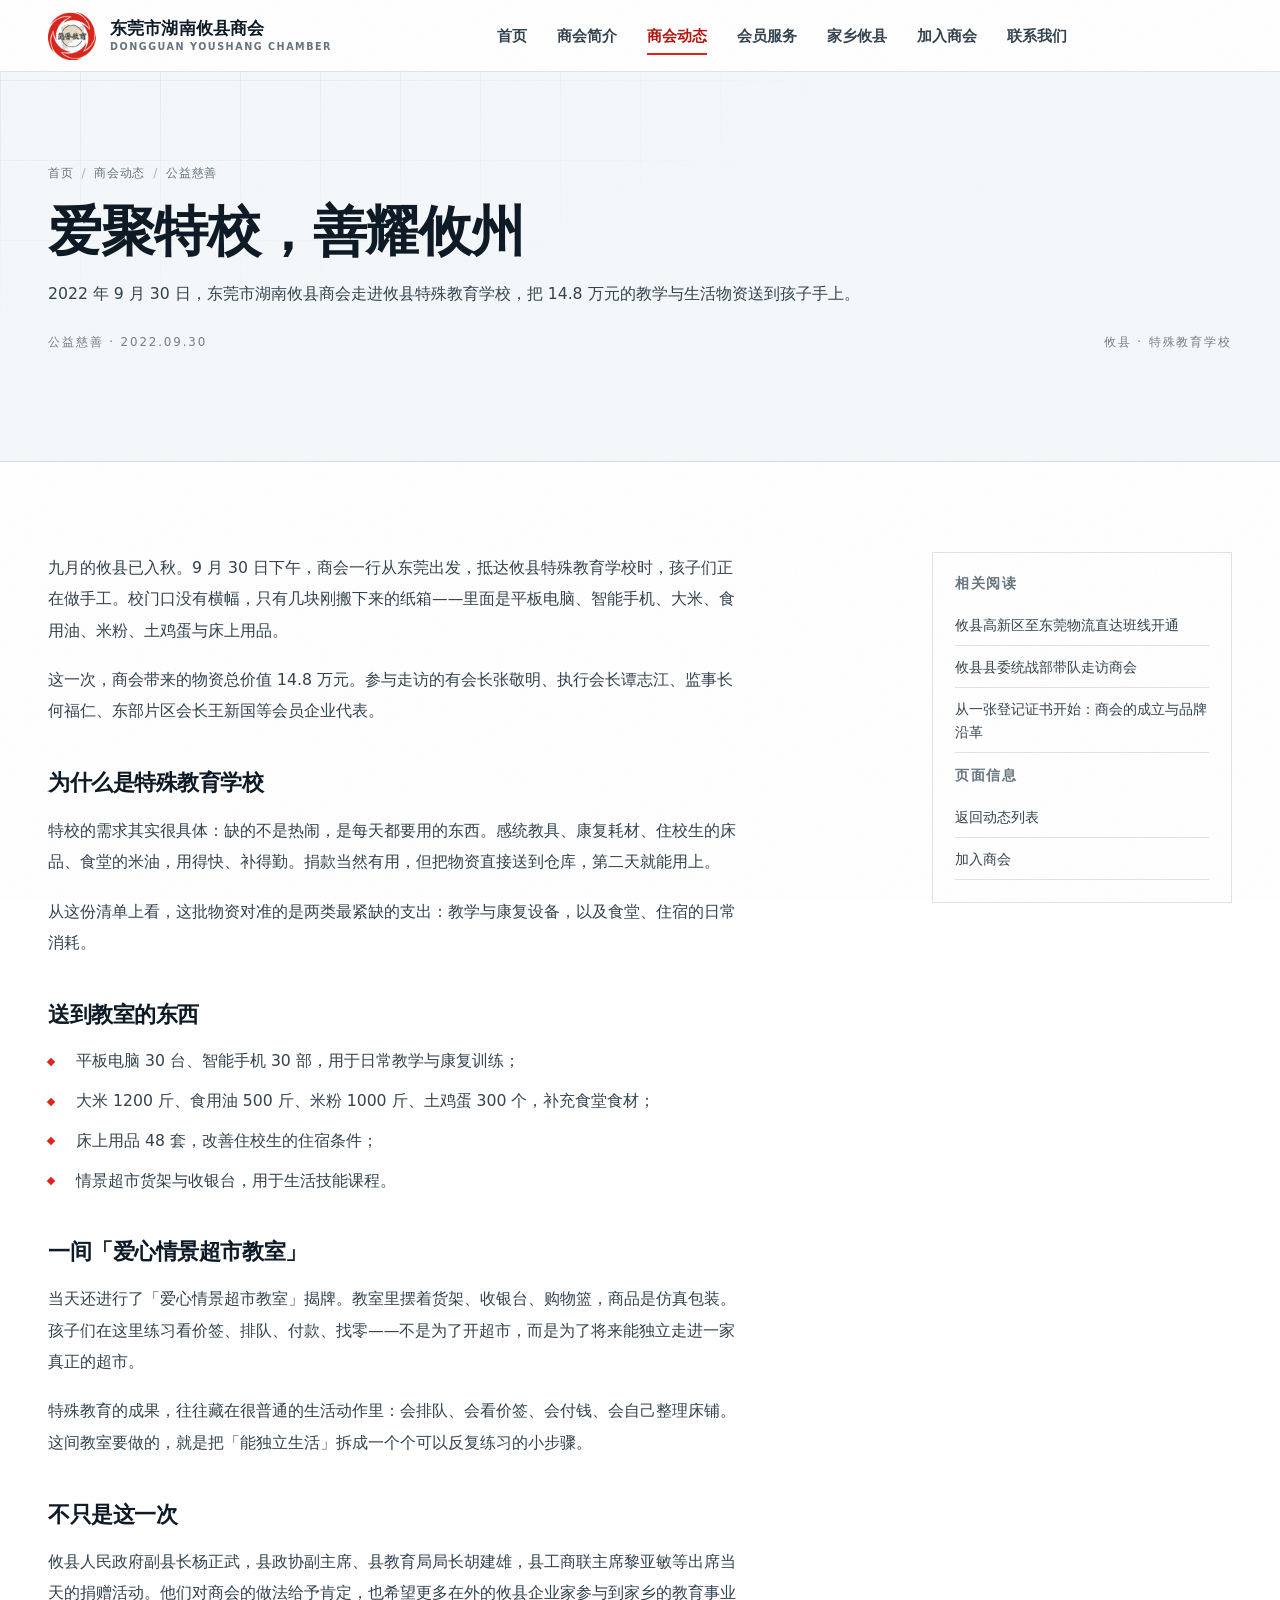
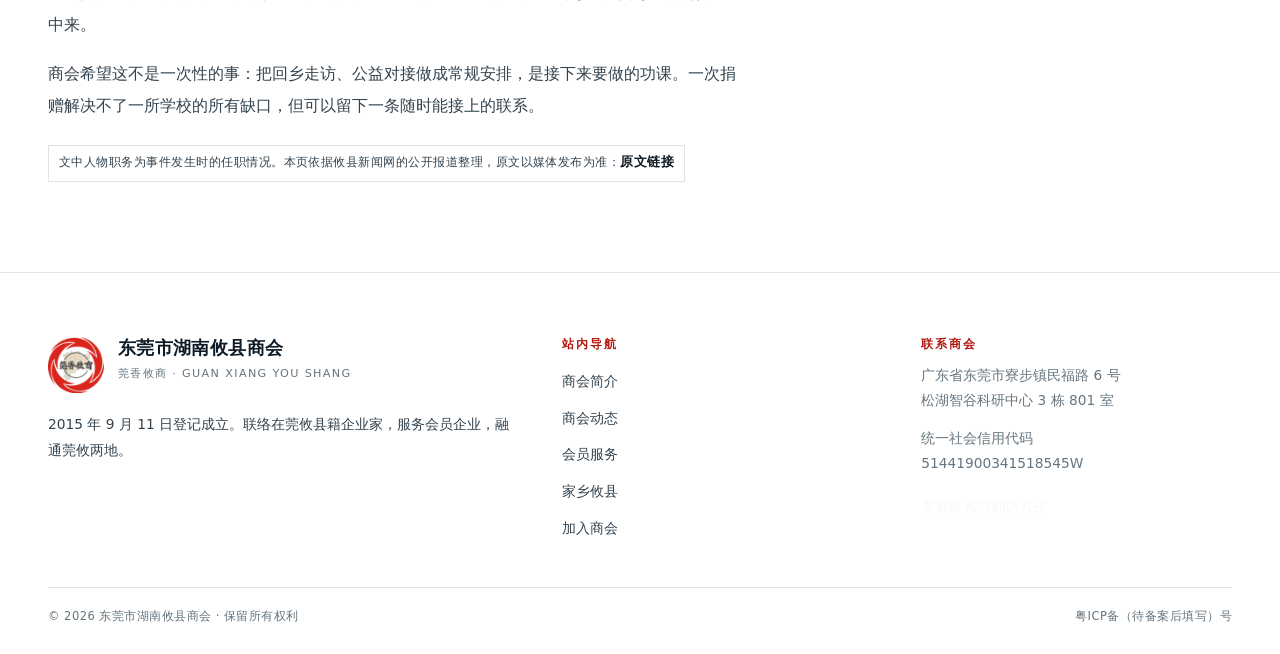
<file: news/2022-special-school-donation.html>
<!DOCTYPE html>
<html lang="zh-CN">
<head>
<meta charset="utf-8">
<meta name="viewport" content="width=device-width, initial-scale=1">
<title>爱聚特校 善耀攸州：向攸县特殊教育学校捐赠14.8万元物资｜商会动态</title>
<meta name="description" content="2022年9月30日，东莞市湖南攸县商会走进攸县特殊教育学校，捐赠平板电脑30台、智能手机30部、大米1200斤、食用油500斤等总价值14.8万元物资，并揭牌“爱心情景超市教室”。">
<meta name="robots" content="index,follow,max-image-preview:large">
<link rel="canonical" href="https://unipiwei-blip.github.io/guanxiang-youshang-site/news/2022-special-school-donation.html">
<meta property="og:type" content="article">
<meta property="og:title" content="爱聚特校 善耀攸州：向攸县特殊教育学校捐赠14.8万元物资">
<meta property="og:description" content="30台平板、30部手机、1200斤大米与48套床上用品，送进攸县特殊教育学校。">
<meta property="og:url" content="https://unipiwei-blip.github.io/guanxiang-youshang-site/news/2022-special-school-donation.html">
<meta property="og:image" content="https://unipiwei-blip.github.io/guanxiang-youshang-site/assets/img/og-cover.jpg">
<meta property="article:published_time" content="2022-09-30">
<meta name="theme-color" content="#ffffff">
<link rel="icon" href="../assets/favicon-64.png" sizes="64x64" type="image/png">
<link rel="apple-touch-icon" href="../assets/apple-touch-icon.png">
<link rel="stylesheet" href="../css/style.css">
<script type="application/ld+json">
{
  "@context": "https://schema.org",
  "@type": "NewsArticle",
  "headline": "爱聚特校 善耀攸州：向攸县特殊教育学校捐赠14.8万元物资",
  "description": "东莞市湖南攸县商会向攸县特殊教育学校捐赠总价值14.8万元的教学与生活物资，并揭牌爱心情景超市教室。",
  "datePublished": "2022-09-30",
  "dateModified": "2022-09-30",
  "articleSection": "公益慈善",
  "inLanguage": "zh-CN",
  "url": "https://unipiwei-blip.github.io/guanxiang-youshang-site/news/2022-special-school-donation.html",
  "mainEntityOfPage": "https://unipiwei-blip.github.io/guanxiang-youshang-site/news/2022-special-school-donation.html",
  "image": "https://unipiwei-blip.github.io/guanxiang-youshang-site/assets/img/og-cover.jpg",
  "publisher": {
    "@type": "Organization",
    "name": "东莞市湖南攸县商会",
    "logo": { "@type": "ImageObject", "url": "https://unipiwei-blip.github.io/guanxiang-youshang-site/assets/logo.png" }
  },
  "author": { "@type": "Organization", "name": "东莞市湖南攸县商会" }
}
</script>
</head>
<body>
<a class="skip" href="#main">跳到主要内容</a>
<div class="scroll-line" aria-hidden="true"></div>

<header class="site-head">
  <div class="wrap site-head__inner">
    <a class="brand" href="../index.html" aria-label="东莞市湖南攸县商会 首页">
      <img class="brand__logo" src="../assets/logo-mark.png" alt="东莞市湖南攸县商会标志" width="44" height="44">
      <span class="brand__text"><span class="brand__name">东莞市湖南攸县商会</span><span class="brand__sub">DONGGUAN YOUSHANG CHAMBER</span></span>
    </a>
    <nav class="nav" aria-label="主导航">
      <a href="../index.html">首页</a>
      <a href="../about.html">商会简介</a>
      <a href="../news.html" aria-current="page">商会动态</a>
      <a href="../members.html">会员服务</a>
      <a href="../youxian.html">家乡攸县</a>
      <a href="../join.html">加入商会</a>
      <a href="../contact.html">联系我们</a>
    </nav>
    <div class="head-right">
      <a class="btn head-cta" href="../join.html">申请入会</a>
      <button class="burger" type="button" aria-label="打开菜单" aria-expanded="false" aria-controls="drawer">
        <span></span><span></span><span></span>
      </button>
    </div>
  </div>
</header>

<div class="drawer" id="drawer" data-open="false" aria-hidden="true">
  <div class="drawer__bar">
    <a class="brand" href="../index.html">
      <img class="brand__logo" src="../assets/logo-mark.png" alt="东莞市湖南攸县商会标志" width="40" height="40">
      <span class="brand__text"><span class="brand__name">东莞市湖南攸县商会</span><span class="brand__sub">DONGGUAN YOUSHANG CHAMBER</span></span>
    </a>
    <button class="burger" type="button" aria-label="关闭菜单" data-close-drawer>
      <span></span><span></span><span></span>
    </button>
  </div>
  <nav class="drawer__body" aria-label="移动端导航">
    <a href="../index.html"><span>01</span>首页</a>
    <a href="../about.html"><span>02</span>商会简介</a>
    <a href="../news.html"><span>03</span>商会动态</a>
    <a href="../members.html"><span>04</span>会员服务</a>
    <a href="../youxian.html"><span>05</span>家乡攸县</a>
    <a href="../join.html"><span>06</span>加入商会</a>
    <a href="../contact.html"><span>07</span>联系我们</a>
    <p class="drawer__foot">东莞市寮步镇民福路6号<br>松湖智谷科研中心3栋801室</p>
  </nav>
</div>

<main id="main">
  <section class="pagehead">
    <div class="wrap">
      <nav class="crumb" aria-label="面包屑">
        <a href="../index.html">首页</a><i>/</i><a href="../news.html">商会动态</a><i>/</i><span>公益慈善</span>
      </nav>
      <h1>爱聚特校，善耀攸州</h1>
      <p class="deck">2022 年 9 月 30 日，东莞市湖南攸县商会走进攸县特殊教育学校，把 14.8 万元的教学与生活物资送到孩子手上。</p>
      <div class="hero-top" style="margin-top:22px">
        <span>公益慈善 · 2022.09.30</span>
        <span>攸县 · 特殊教育学校</span>
      </div>
    </div>
  </section>

  <section class="sec">
    <div class="wrap article-grid">
      <article class="prose">
        <p>九月的攸县已入秋。9 月 30 日下午，商会一行从东莞出发，抵达攸县特殊教育学校时，孩子们正在做手工。校门口没有横幅，只有几块刚搬下来的纸箱——里面是平板电脑、智能手机、大米、食用油、米粉、土鸡蛋与床上用品。</p>
        
        <p>这一次，商会带来的物资总价值 14.8 万元。参与走访的有会长张敬明、执行会长谭志江、监事长何福仁、东部片区会长王新国等会员企业代表。</p>

        <h2>为什么是特殊教育学校</h2>
        <p>特校的需求其实很具体：缺的不是热闹，是每天都要用的东西。感统教具、康复耗材、住校生的床品、食堂的米油，用得快、补得勤。捐款当然有用，但把物资直接送到仓库，第二天就能用上。</p>
        <p>从这份清单上看，这批物资对准的是两类最紧缺的支出：教学与康复设备，以及食堂、住宿的日常消耗。</p>

        <h2>送到教室的东西</h2>
        <ul>
          <li>平板电脑 30 台、智能手机 30 部，用于日常教学与康复训练；</li>
          <li>大米 1200 斤、食用油 500 斤、米粉 1000 斤、土鸡蛋 300 个，补充食堂食材；</li>
          <li>床上用品 48 套，改善住校生的住宿条件；</li>
          <li>情景超市货架与收银台，用于生活技能课程。</li>
        </ul>

        <h2>一间「爱心情景超市教室」</h2>
        <p>当天还进行了「爱心情景超市教室」揭牌。教室里摆着货架、收银台、购物篮，商品是仿真包装。孩子们在这里练习看价签、排队、付款、找零——不是为了开超市，而是为了将来能独立走进一家真正的超市。</p>
        <p>特殊教育的成果，往往藏在很普通的生活动作里：会排队、会看价签、会付钱、会自己整理床铺。这间教室要做的，就是把「能独立生活」拆成一个个可以反复练习的小步骤。</p>

        <h2>不只是这一次</h2>
        <p>攸县人民政府副县长杨正武，县政协副主席、县教育局局长胡建雄，县工商联主席黎亚敏等出席当天的捐赠活动。他们对商会的做法给予肯定，也希望更多在外的攸县企业家参与到家乡的教育事业中来。</p>
        <p>商会希望这不是一次性的事：把回乡走访、公益对接做成常规安排，是接下来要做的功课。一次捐赠解决不了一所学校的所有缺口，但可以留下一条随时能接上的联系。</p>

        <p class="tag tag--muted" style="margin-top:2em">文中人物职务为事件发生时的任职情况。本页依据攸县新闻网的公开报道整理，原文以媒体发布为准：<a class="link-sweep" href="https://m-youxian-xnhcloud.voc.com.cn/content/4918242" target="_blank" rel="noopener noreferrer" style="font-size:.82rem">原文链接</a></p>
      </article>

      <aside class="aside-card">
        <h3>相关阅读</h3>
        <ul>
          <li><a href="2023-logistics-line.html">攸县高新区至东莞物流直达班线开通</a></li>
          <li><a href="2023-youxian-outreach.html">攸县县委统战部带队走访商会</a></li>
          <li><a href="2015-foundation.html">从一张登记证书开始：商会的成立与品牌沿革</a></li>
        </ul>
        <h3>页面信息</h3>
        <ul>
          <li><a href="../news.html">返回动态列表</a></li>
          <li><a href="../join.html">加入商会</a></li>
        </ul>
      </aside>
    </div>
  </section>
</main>

<footer class="site-foot">
  <div class="wrap">
    <div class="foot-grid">
      <div>
        <div class="foot-brand">
          <img src="../assets/logo-mark.png" alt="东莞市湖南攸县商会标志" width="52" height="52" loading="lazy">
          <div>
            <h3>东莞市湖南攸县商会</h3>
            <p>莞香攸商 · GUAN XIANG YOU SHANG</p>
          </div>
        </div>
        <p class="foot-blurb">2015 年 9 月 11 日登记成立。联络在莞攸县籍企业家，服务会员企业，融通莞攸两地。</p>
      </div>
      <div class="foot-col">
        <h4>站内导航</h4>
        <a href="../about.html">商会简介</a>
        <a href="../news.html">商会动态</a>
        <a href="../members.html">会员服务</a>
        <a href="../youxian.html">家乡攸县</a>
        <a href="../join.html">加入商会</a>
      </div>
      <div class="foot-col">
        <h4>联系商会</h4>
        <p>广东省东莞市寮步镇民福路 6 号<br>松湖智谷科研中心 3 栋 801 室</p>
        <p style="margin-top:12px">统一社会信用代码<br>51441900341518545W</p>
        <a href="../contact.html" style="margin-top:12px;color:var(--rice)">查看联系与到访方式</a>
      </div>
    </div>
    <div class="foot-bottom">
      <span>© <span data-year>2026</span> 东莞市湖南攸县商会 · 保留所有权利</span>
      <span>粤ICP备（待备案后填写）号</span>
    </div>
  </div>
</footer>

<div class="toast" role="status" aria-live="polite"></div>
<script src="../js/main.js" defer></script>
</body>
</html>
</file>
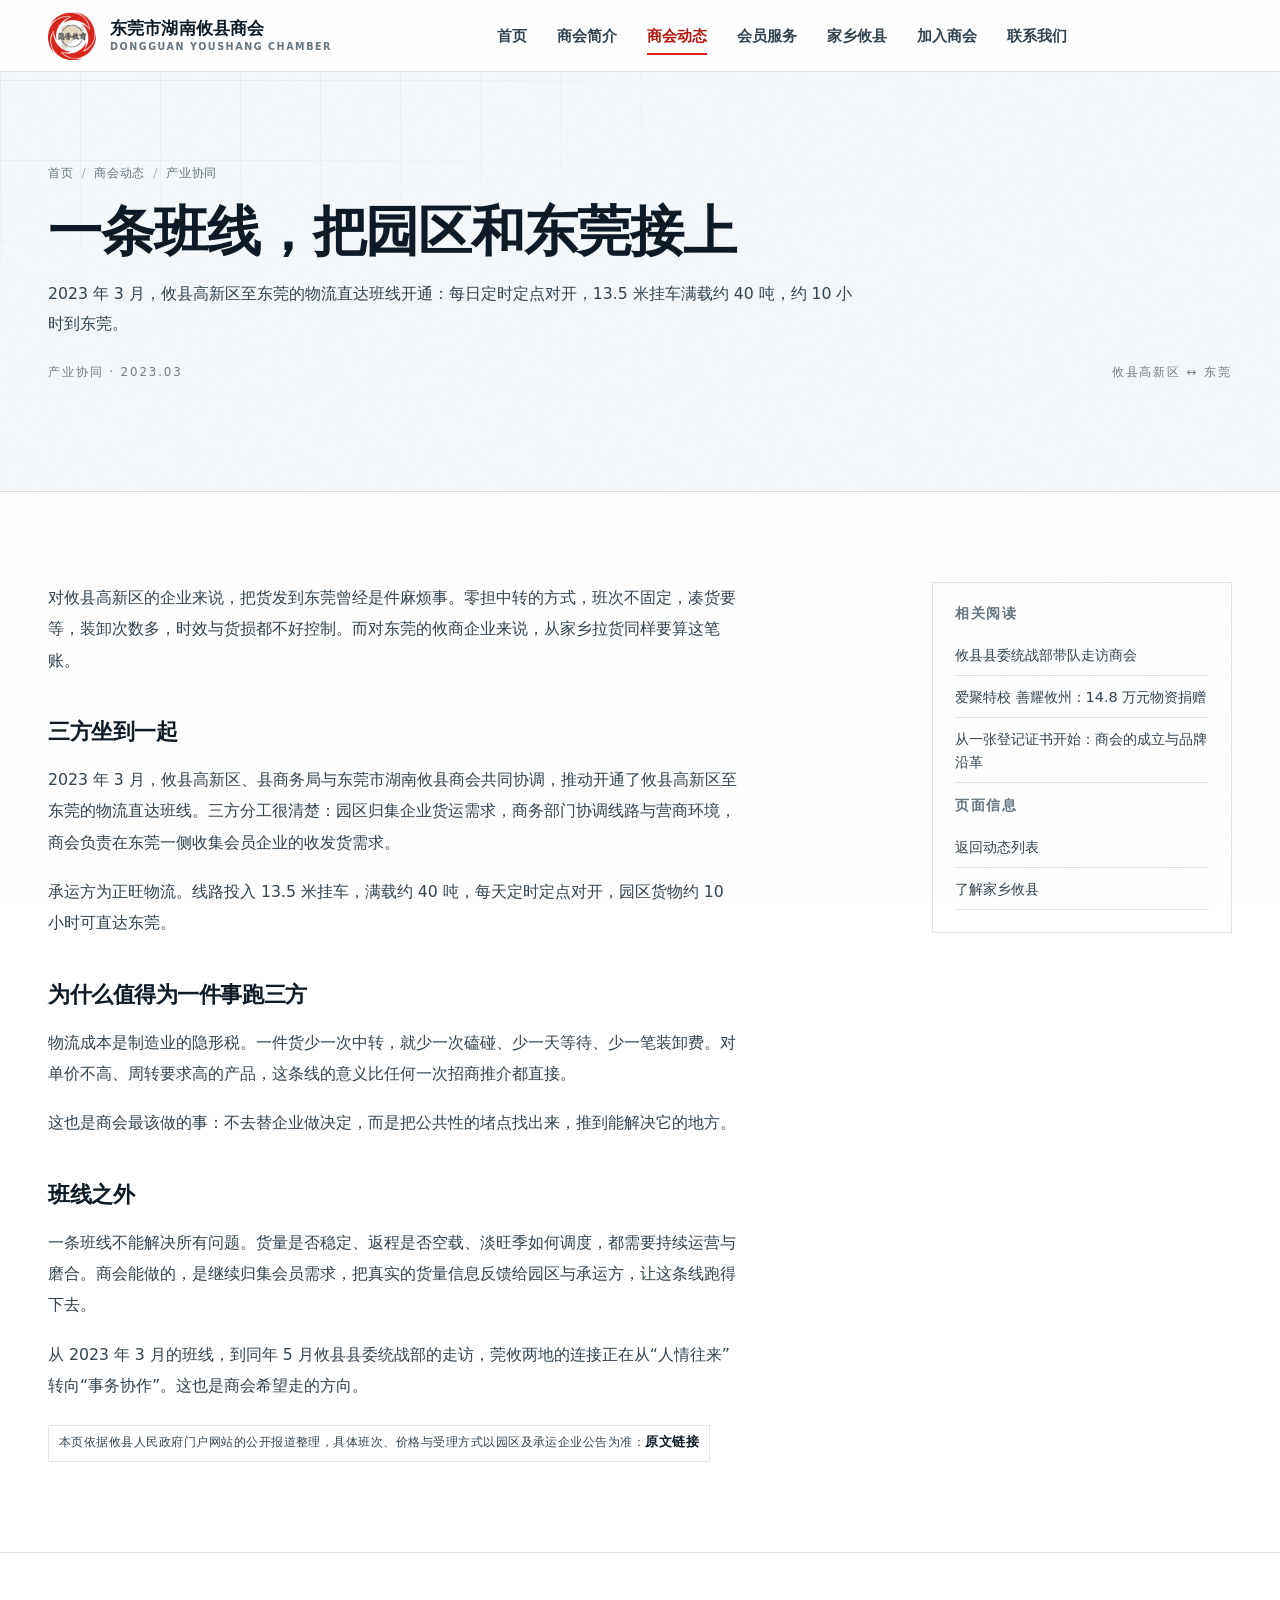
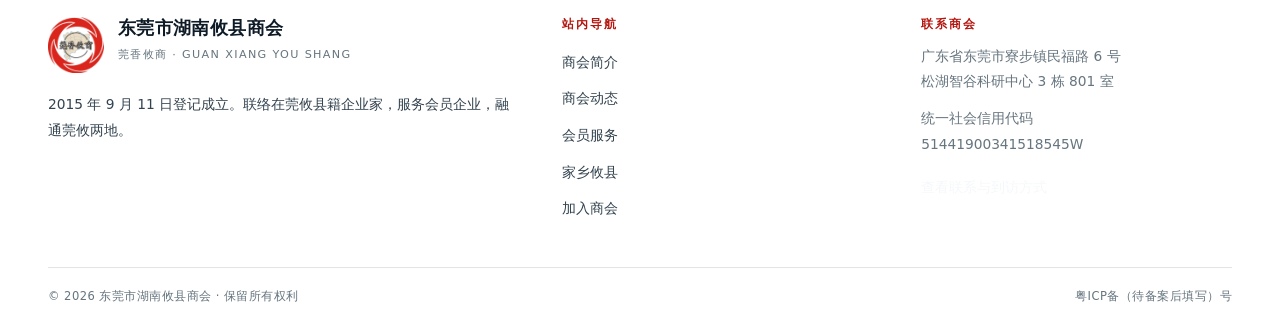
<file: news/2023-logistics-line.html>
<!DOCTYPE html>
<html lang="zh-CN">
<head>
<meta charset="utf-8">
<meta name="viewport" content="width=device-width, initial-scale=1">
<title>攸县高新区至东莞物流直达班线开通｜商会动态</title>
<meta name="description" content="2023年3月，攸县高新区、县商务局与东莞市湖南攸县商会共同协调，开通攸县高新区至东莞的物流直达班线：每日定时定点对开，13.5米挂车满载约40吨，约10小时直达东莞。">
<meta name="robots" content="index,follow,max-image-preview:large">
<link rel="canonical" href="https://unipiwei-blip.github.io/guanxiang-youshang-site/news/2023-logistics-line.html">
<meta property="og:type" content="article">
<meta property="og:title" content="攸县高新区至东莞物流直达班线开通">
<meta property="og:description" content="每日对开、约10小时直达：一条班线怎么把两地的产业连起来。">
<meta property="og:url" content="https://unipiwei-blip.github.io/guanxiang-youshang-site/news/2023-logistics-line.html">
<meta property="og:image" content="https://unipiwei-blip.github.io/guanxiang-youshang-site/assets/img/og-cover.jpg">
<meta property="article:published_time" content="2023-03-13">
<meta name="theme-color" content="#ffffff">
<link rel="icon" href="../assets/favicon-64.png" sizes="64x64" type="image/png">
<link rel="apple-touch-icon" href="../assets/apple-touch-icon.png">
<link rel="stylesheet" href="../css/style.css">
<script type="application/ld+json">
{
  "@context": "https://schema.org",
  "@type": "NewsArticle",
  "headline": "攸县高新区至东莞物流直达班线开通",
  "description": "攸县高新区、县商务局与商会共同协调开通至东莞的物流直达班线，每日对开，约10小时直达。",
  "datePublished": "2023-03-13",
  "dateModified": "2023-03-13",
  "articleSection": "产业协同",
  "inLanguage": "zh-CN",
  "url": "https://unipiwei-blip.github.io/guanxiang-youshang-site/news/2023-logistics-line.html",
  "mainEntityOfPage": "https://unipiwei-blip.github.io/guanxiang-youshang-site/news/2023-logistics-line.html",
  "image": "https://unipiwei-blip.github.io/guanxiang-youshang-site/assets/img/og-cover.jpg",
  "publisher": {
    "@type": "Organization",
    "name": "东莞市湖南攸县商会",
    "logo": { "@type": "ImageObject", "url": "https://unipiwei-blip.github.io/guanxiang-youshang-site/assets/logo.png" }
  },
  "author": { "@type": "Organization", "name": "东莞市湖南攸县商会" }
}
</script>
</head>
<body>
<a class="skip" href="#main">跳到主要内容</a>
<div class="scroll-line" aria-hidden="true"></div>

<header class="site-head">
  <div class="wrap site-head__inner">
    <a class="brand" href="../index.html" aria-label="东莞市湖南攸县商会 首页">
      <img class="brand__logo" src="../assets/logo-mark.png" alt="东莞市湖南攸县商会标志" width="44" height="44">
      <span class="brand__text"><span class="brand__name">东莞市湖南攸县商会</span><span class="brand__sub">DONGGUAN YOUSHANG CHAMBER</span></span>
    </a>
    <nav class="nav" aria-label="主导航">
      <a href="../index.html">首页</a>
      <a href="../about.html">商会简介</a>
      <a href="../news.html" aria-current="page">商会动态</a>
      <a href="../members.html">会员服务</a>
      <a href="../youxian.html">家乡攸县</a>
      <a href="../join.html">加入商会</a>
      <a href="../contact.html">联系我们</a>
    </nav>
    <div class="head-right">
      <a class="btn head-cta" href="../join.html">申请入会</a>
      <button class="burger" type="button" aria-label="打开菜单" aria-expanded="false" aria-controls="drawer">
        <span></span><span></span><span></span>
      </button>
    </div>
  </div>
</header>

<div class="drawer" id="drawer" data-open="false" aria-hidden="true">
  <div class="drawer__bar">
    <a class="brand" href="../index.html">
      <img class="brand__logo" src="../assets/logo-mark.png" alt="东莞市湖南攸县商会标志" width="40" height="40">
      <span class="brand__text"><span class="brand__name">东莞市湖南攸县商会</span><span class="brand__sub">DONGGUAN YOUSHANG CHAMBER</span></span>
    </a>
    <button class="burger" type="button" aria-label="关闭菜单" data-close-drawer>
      <span></span><span></span><span></span>
    </button>
  </div>
  <nav class="drawer__body" aria-label="移动端导航">
    <a href="../index.html"><span>01</span>首页</a>
    <a href="../about.html"><span>02</span>商会简介</a>
    <a href="../news.html"><span>03</span>商会动态</a>
    <a href="../members.html"><span>04</span>会员服务</a>
    <a href="../youxian.html"><span>05</span>家乡攸县</a>
    <a href="../join.html"><span>06</span>加入商会</a>
    <a href="../contact.html"><span>07</span>联系我们</a>
    <p class="drawer__foot">东莞市寮步镇民福路6号<br>松湖智谷科研中心3栋801室</p>
  </nav>
</div>

<main id="main">
  <section class="pagehead">
    <div class="wrap">
      <nav class="crumb" aria-label="面包屑">
        <a href="../index.html">首页</a><i>/</i><a href="../news.html">商会动态</a><i>/</i><span>产业协同</span>
      </nav>
      <h1>一条班线，把园区和东莞接上</h1>
      <p class="deck">2023 年 3 月，攸县高新区至东莞的物流直达班线开通：每日定时定点对开，13.5 米挂车满载约 40 吨，约 10 小时到东莞。</p>
      <div class="hero-top" style="margin-top:22px">
        <span>产业协同 · 2023.03</span>
        <span>攸县高新区 ↔ 东莞</span>
      </div>
    </div>
  </section>

  <section class="sec">
    <div class="wrap article-grid">
      <article class="prose">
        <p>对攸县高新区的企业来说，把货发到东莞曾经是件麻烦事。零担中转的方式，班次不固定，凑货要等，装卸次数多，时效与货损都不好控制。而对东莞的攸商企业来说，从家乡拉货同样要算这笔账。</p>

        <h2>三方坐到一起</h2>
        <p>2023 年 3 月，攸县高新区、县商务局与东莞市湖南攸县商会共同协调，推动开通了攸县高新区至东莞的物流直达班线。三方分工很清楚：园区归集企业货运需求，商务部门协调线路与营商环境，商会负责在东莞一侧收集会员企业的收发货需求。</p>
        <p>承运方为正旺物流。线路投入 13.5 米挂车，满载约 40 吨，每天定时定点对开，园区货物约 10 小时可直达东莞。</p>

        <h2>为什么值得为一件事跑三方</h2>
        <p>物流成本是制造业的隐形税。一件货少一次中转，就少一次磕碰、少一天等待、少一笔装卸费。对单价不高、周转要求高的产品，这条线的意义比任何一次招商推介都直接。</p>
        <p>这也是商会最该做的事：不去替企业做决定，而是把公共性的堵点找出来，推到能解决它的地方。</p>

        <h2>班线之外</h2>
        <p>一条班线不能解决所有问题。货量是否稳定、返程是否空载、淡旺季如何调度，都需要持续运营与磨合。商会能做的，是继续归集会员需求，把真实的货量信息反馈给园区与承运方，让这条线跑得下去。</p>
        <p>从 2023 年 3 月的班线，到同年 5 月攸县县委统战部的走访，莞攸两地的连接正在从“人情往来”转向“事务协作”。这也是商会希望走的方向。</p>

        <p class="tag tag--muted" style="margin-top:2em">本页依据攸县人民政府门户网站的公开报道整理，具体班次、价格与受理方式以园区及承运企业公告为准：<a class="link-sweep" href="http://www.hnyx.gov.cn/c6935/20230313/i2017552.html" target="_blank" rel="noopener noreferrer" style="font-size:.82rem">原文链接</a></p>
      </article>

      <aside class="aside-card">
        <h3>相关阅读</h3>
        <ul>
          <li><a href="2023-youxian-outreach.html">攸县县委统战部带队走访商会</a></li>
          <li><a href="2022-special-school-donation.html">爱聚特校 善耀攸州：14.8 万元物资捐赠</a></li>
          <li><a href="2015-foundation.html">从一张登记证书开始：商会的成立与品牌沿革</a></li>
        </ul>
        <h3>页面信息</h3>
        <ul>
          <li><a href="../news.html">返回动态列表</a></li>
          <li><a href="../youxian.html">了解家乡攸县</a></li>
        </ul>
      </aside>
    </div>
  </section>
</main>

<footer class="site-foot">
  <div class="wrap">
    <div class="foot-grid">
      <div>
        <div class="foot-brand">
          <img src="../assets/logo-mark.png" alt="东莞市湖南攸县商会标志" width="52" height="52" loading="lazy">
          <div>
            <h3>东莞市湖南攸县商会</h3>
            <p>莞香攸商 · GUAN XIANG YOU SHANG</p>
          </div>
        </div>
        <p class="foot-blurb">2015 年 9 月 11 日登记成立。联络在莞攸县籍企业家，服务会员企业，融通莞攸两地。</p>
      </div>
      <div class="foot-col">
        <h4>站内导航</h4>
        <a href="../about.html">商会简介</a>
        <a href="../news.html">商会动态</a>
        <a href="../members.html">会员服务</a>
        <a href="../youxian.html">家乡攸县</a>
        <a href="../join.html">加入商会</a>
      </div>
      <div class="foot-col">
        <h4>联系商会</h4>
        <p>广东省东莞市寮步镇民福路 6 号<br>松湖智谷科研中心 3 栋 801 室</p>
        <p style="margin-top:12px">统一社会信用代码<br>51441900341518545W</p>
        <a href="../contact.html" style="margin-top:12px;color:var(--rice)">查看联系与到访方式</a>
      </div>
    </div>
    <div class="foot-bottom">
      <span>© <span data-year>2026</span> 东莞市湖南攸县商会 · 保留所有权利</span>
      <span>粤ICP备（待备案后填写）号</span>
    </div>
  </div>
</footer>

<div class="toast" role="status" aria-live="polite"></div>
<script src="../js/main.js" defer></script>
</body>
</html>
</file>
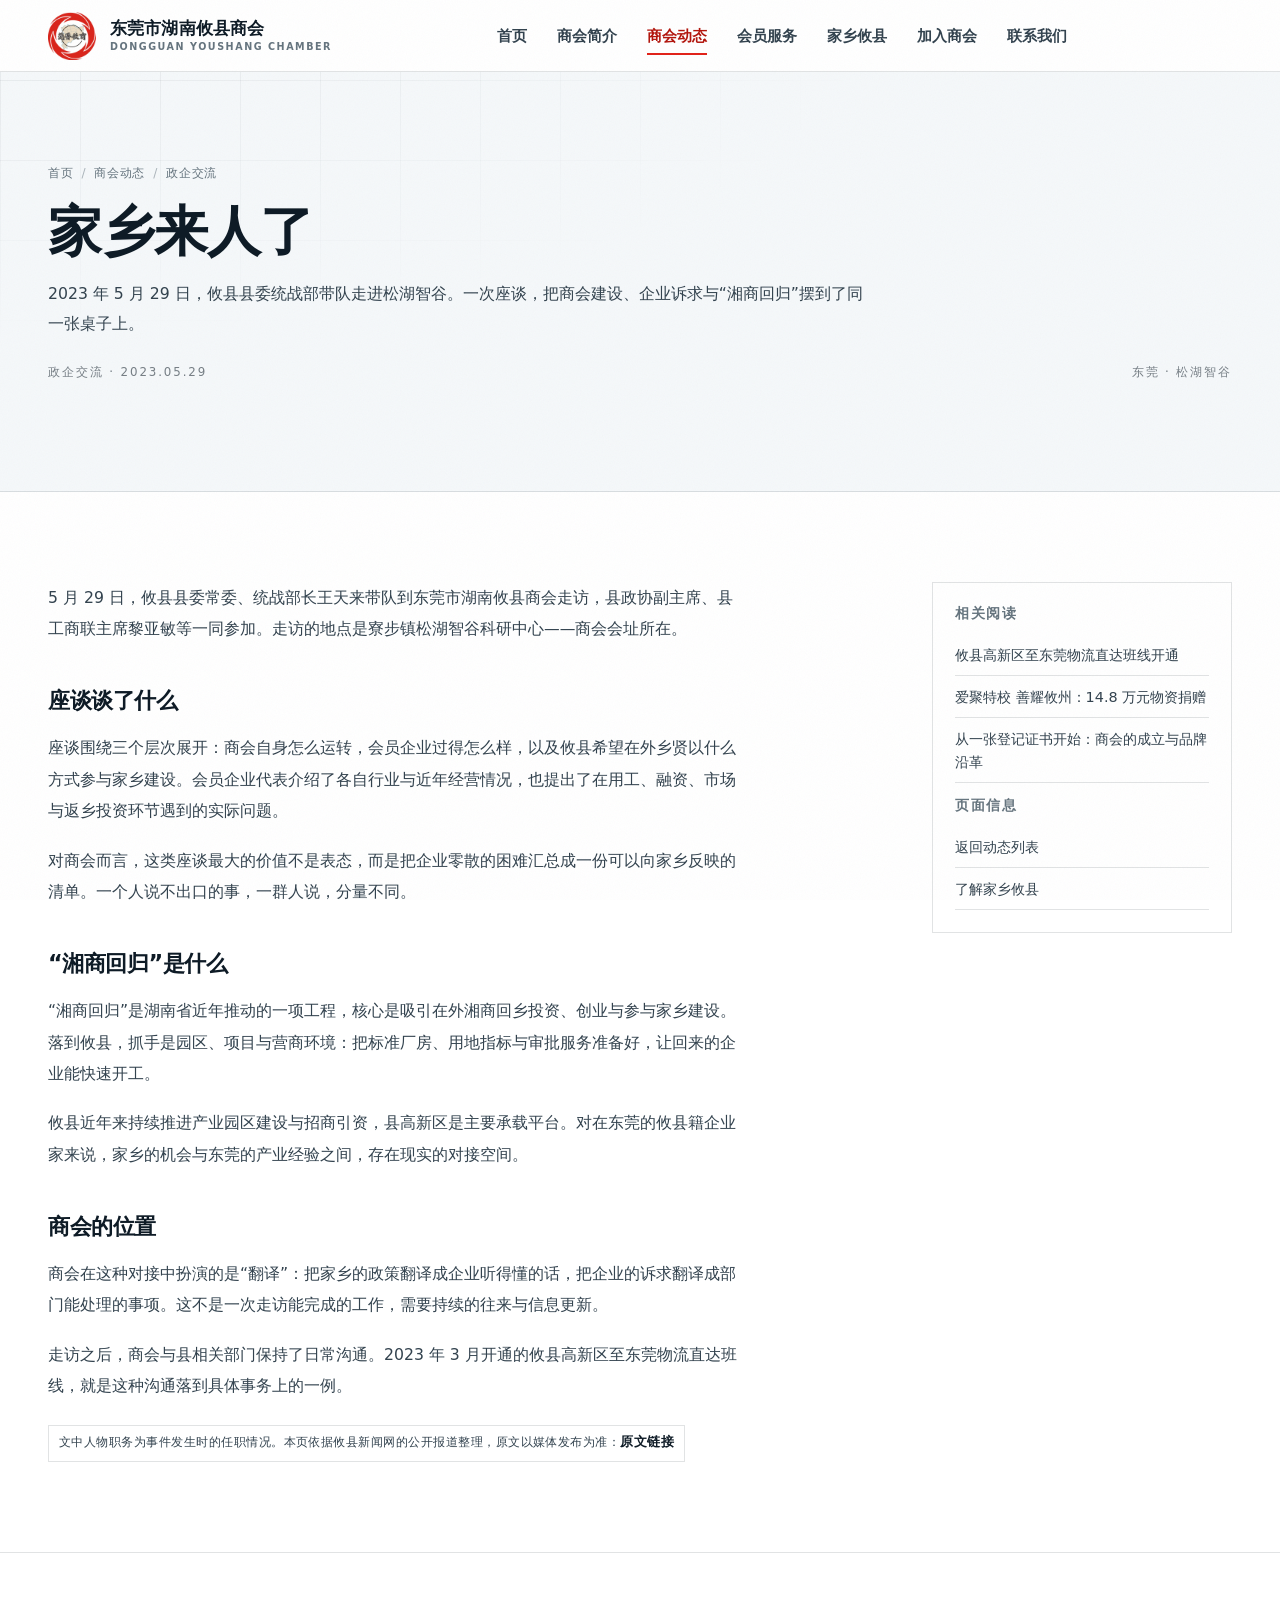
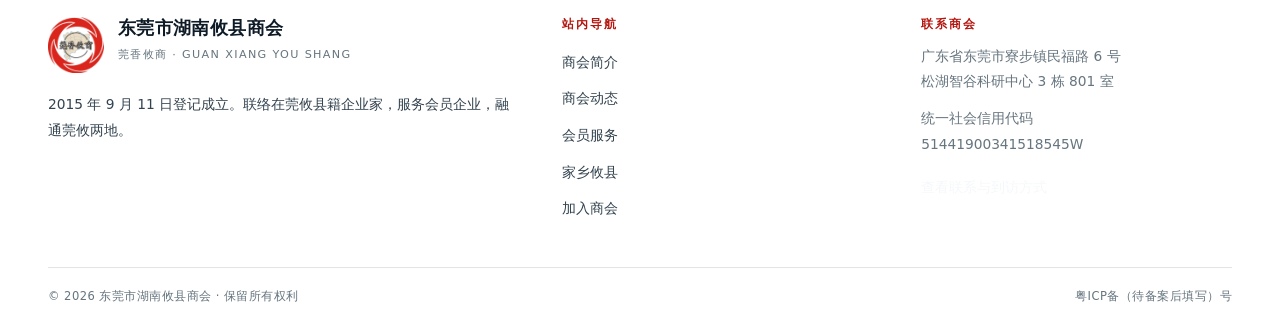
<file: news/2023-youxian-outreach.html>
<!DOCTYPE html>
<html lang="zh-CN">
<head>
<meta charset="utf-8">
<meta name="viewport" content="width=device-width, initial-scale=1">
<title>攸县县委统战部带队走访商会，共话“湘商回归”｜商会动态</title>
<meta name="description" content="2023年5月29日，攸县县委常委、统战部长王天来带队走访东莞市湖南攸县商会，与会员企业代表座谈，围绕商会建设、企业发展与“湘商回归”交换意见。">
<meta name="robots" content="index,follow,max-image-preview:large">
<link rel="canonical" href="https://unipiwei-blip.github.io/guanxiang-youshang-site/news/2023-youxian-outreach.html">
<meta property="og:type" content="article">
<meta property="og:title" content="攸县县委统战部带队走访商会，共话“湘商回归”">
<meta property="og:description" content="一次跨城的座谈：商会建设、企业诉求与返乡投资。">
<meta property="og:url" content="https://unipiwei-blip.github.io/guanxiang-youshang-site/news/2023-youxian-outreach.html">
<meta property="og:image" content="https://unipiwei-blip.github.io/guanxiang-youshang-site/assets/img/og-cover.jpg">
<meta property="article:published_time" content="2023-05-29">
<meta name="theme-color" content="#ffffff">
<link rel="icon" href="../assets/favicon-64.png" sizes="64x64" type="image/png">
<link rel="apple-touch-icon" href="../assets/apple-touch-icon.png">
<link rel="stylesheet" href="../css/style.css">
<script type="application/ld+json">
{
  "@context": "https://schema.org",
  "@type": "NewsArticle",
  "headline": "攸县县委统战部带队走访商会，共话湘商回归",
  "description": "攸县县委常委、统战部长王天来一行走访东莞市湖南攸县商会，与会员企业代表座谈。",
  "datePublished": "2023-05-29",
  "dateModified": "2023-05-29",
  "articleSection": "政企交流",
  "inLanguage": "zh-CN",
  "url": "https://unipiwei-blip.github.io/guanxiang-youshang-site/news/2023-youxian-outreach.html",
  "mainEntityOfPage": "https://unipiwei-blip.github.io/guanxiang-youshang-site/news/2023-youxian-outreach.html",
  "image": "https://unipiwei-blip.github.io/guanxiang-youshang-site/assets/img/og-cover.jpg",
  "publisher": {
    "@type": "Organization",
    "name": "东莞市湖南攸县商会",
    "logo": { "@type": "ImageObject", "url": "https://unipiwei-blip.github.io/guanxiang-youshang-site/assets/logo.png" }
  },
  "author": { "@type": "Organization", "name": "东莞市湖南攸县商会" }
}
</script>
</head>
<body>
<a class="skip" href="#main">跳到主要内容</a>
<div class="scroll-line" aria-hidden="true"></div>

<header class="site-head">
  <div class="wrap site-head__inner">
    <a class="brand" href="../index.html" aria-label="东莞市湖南攸县商会 首页">
      <img class="brand__logo" src="../assets/logo-mark.png" alt="东莞市湖南攸县商会标志" width="44" height="44">
      <span class="brand__text"><span class="brand__name">东莞市湖南攸县商会</span><span class="brand__sub">DONGGUAN YOUSHANG CHAMBER</span></span>
    </a>
    <nav class="nav" aria-label="主导航">
      <a href="../index.html">首页</a>
      <a href="../about.html">商会简介</a>
      <a href="../news.html" aria-current="page">商会动态</a>
      <a href="../members.html">会员服务</a>
      <a href="../youxian.html">家乡攸县</a>
      <a href="../join.html">加入商会</a>
      <a href="../contact.html">联系我们</a>
    </nav>
    <div class="head-right">
      <a class="btn head-cta" href="../join.html">申请入会</a>
      <button class="burger" type="button" aria-label="打开菜单" aria-expanded="false" aria-controls="drawer">
        <span></span><span></span><span></span>
      </button>
    </div>
  </div>
</header>

<div class="drawer" id="drawer" data-open="false" aria-hidden="true">
  <div class="drawer__bar">
    <a class="brand" href="../index.html">
      <img class="brand__logo" src="../assets/logo-mark.png" alt="东莞市湖南攸县商会标志" width="40" height="40">
      <span class="brand__text"><span class="brand__name">东莞市湖南攸县商会</span><span class="brand__sub">DONGGUAN YOUSHANG CHAMBER</span></span>
    </a>
    <button class="burger" type="button" aria-label="关闭菜单" data-close-drawer>
      <span></span><span></span><span></span>
    </button>
  </div>
  <nav class="drawer__body" aria-label="移动端导航">
    <a href="../index.html"><span>01</span>首页</a>
    <a href="../about.html"><span>02</span>商会简介</a>
    <a href="../news.html"><span>03</span>商会动态</a>
    <a href="../members.html"><span>04</span>会员服务</a>
    <a href="../youxian.html"><span>05</span>家乡攸县</a>
    <a href="../join.html"><span>06</span>加入商会</a>
    <a href="../contact.html"><span>07</span>联系我们</a>
    <p class="drawer__foot">东莞市寮步镇民福路6号<br>松湖智谷科研中心3栋801室</p>
  </nav>
</div>

<main id="main">
  <section class="pagehead">
    <div class="wrap">
      <nav class="crumb" aria-label="面包屑">
        <a href="../index.html">首页</a><i>/</i><a href="../news.html">商会动态</a><i>/</i><span>政企交流</span>
      </nav>
      <h1>家乡来人了</h1>
      <p class="deck">2023 年 5 月 29 日，攸县县委统战部带队走进松湖智谷。一次座谈，把商会建设、企业诉求与“湘商回归”摆到了同一张桌子上。</p>
      <div class="hero-top" style="margin-top:22px">
        <span>政企交流 · 2023.05.29</span>
        <span>东莞 · 松湖智谷</span>
      </div>
    </div>
  </section>

  <section class="sec">
    <div class="wrap article-grid">
      <article class="prose">
        <p>5 月 29 日，攸县县委常委、统战部长王天来带队到东莞市湖南攸县商会走访，县政协副主席、县工商联主席黎亚敏等一同参加。走访的地点是寮步镇松湖智谷科研中心——商会会址所在。</p>

        <h2>座谈谈了什么</h2>
        <p>座谈围绕三个层次展开：商会自身怎么运转，会员企业过得怎么样，以及攸县希望在外乡贤以什么方式参与家乡建设。会员企业代表介绍了各自行业与近年经营情况，也提出了在用工、融资、市场与返乡投资环节遇到的实际问题。</p>
        <p>对商会而言，这类座谈最大的价值不是表态，而是把企业零散的困难汇总成一份可以向家乡反映的清单。一个人说不出口的事，一群人说，分量不同。</p>

        <h2>“湘商回归”是什么</h2>
        <p>“湘商回归”是湖南省近年推动的一项工程，核心是吸引在外湘商回乡投资、创业与参与家乡建设。落到攸县，抓手是园区、项目与营商环境：把标准厂房、用地指标与审批服务准备好，让回来的企业能快速开工。</p>
        <p>攸县近年来持续推进产业园区建设与招商引资，县高新区是主要承载平台。对在东莞的攸县籍企业家来说，家乡的机会与东莞的产业经验之间，存在现实的对接空间。</p>

        <h2>商会的位置</h2>
        <p>商会在这种对接中扮演的是“翻译”：把家乡的政策翻译成企业听得懂的话，把企业的诉求翻译成部门能处理的事项。这不是一次走访能完成的工作，需要持续的往来与信息更新。</p>
        <p>走访之后，商会与县相关部门保持了日常沟通。2023 年 3 月开通的攸县高新区至东莞物流直达班线，就是这种沟通落到具体事务上的一例。</p>

        <p class="tag tag--muted" style="margin-top:2em">文中人物职务为事件发生时的任职情况。本页依据攸县新闻网的公开报道整理，原文以媒体发布为准：<a class="link-sweep" href="https://m-youxian-xnhcloud.voc.com.cn/content/6878968" target="_blank" rel="noopener noreferrer" style="font-size:.82rem">原文链接</a></p>
      </article>

      <aside class="aside-card">
        <h3>相关阅读</h3>
        <ul>
          <li><a href="2023-logistics-line.html">攸县高新区至东莞物流直达班线开通</a></li>
          <li><a href="2022-special-school-donation.html">爱聚特校 善耀攸州：14.8 万元物资捐赠</a></li>
          <li><a href="2015-foundation.html">从一张登记证书开始：商会的成立与品牌沿革</a></li>
        </ul>
        <h3>页面信息</h3>
        <ul>
          <li><a href="../news.html">返回动态列表</a></li>
          <li><a href="../youxian.html">了解家乡攸县</a></li>
        </ul>
      </aside>
    </div>
  </section>
</main>

<footer class="site-foot">
  <div class="wrap">
    <div class="foot-grid">
      <div>
        <div class="foot-brand">
          <img src="../assets/logo-mark.png" alt="东莞市湖南攸县商会标志" width="52" height="52" loading="lazy">
          <div>
            <h3>东莞市湖南攸县商会</h3>
            <p>莞香攸商 · GUAN XIANG YOU SHANG</p>
          </div>
        </div>
        <p class="foot-blurb">2015 年 9 月 11 日登记成立。联络在莞攸县籍企业家，服务会员企业，融通莞攸两地。</p>
      </div>
      <div class="foot-col">
        <h4>站内导航</h4>
        <a href="../about.html">商会简介</a>
        <a href="../news.html">商会动态</a>
        <a href="../members.html">会员服务</a>
        <a href="../youxian.html">家乡攸县</a>
        <a href="../join.html">加入商会</a>
      </div>
      <div class="foot-col">
        <h4>联系商会</h4>
        <p>广东省东莞市寮步镇民福路 6 号<br>松湖智谷科研中心 3 栋 801 室</p>
        <p style="margin-top:12px">统一社会信用代码<br>51441900341518545W</p>
        <a href="../contact.html" style="margin-top:12px;color:var(--rice)">查看联系与到访方式</a>
      </div>
    </div>
    <div class="foot-bottom">
      <span>© <span data-year>2026</span> 东莞市湖南攸县商会 · 保留所有权利</span>
      <span>粤ICP备（待备案后填写）号</span>
    </div>
  </div>
</footer>

<div class="toast" role="status" aria-live="polite"></div>
<script src="../js/main.js" defer></script>
</body>
</html>
</file>
<file: css/style.css>
@charset "utf-8";
/* ==========================================================================
   莞香攸商 · 东莞市湖南攸县商会官网
   设计母题：东莞—攸县 双城连线；色板：墨 / 品牌红 / 宣纸 / 铜
   ========================================================================== */

/* ---------- 重置 ---------- */
*, *::before, *::after { box-sizing: border-box; }
html { -webkit-text-size-adjust: 100%; scroll-behavior: smooth; }
body { margin: 0; }
img, svg, canvas { display: block; max-width: 100%; }
button, input, textarea, select { font: inherit; color: inherit; }
a { color: inherit; text-decoration: none; }
h1, h2, h3, h4, p, ul, ol, figure, blockquote { margin: 0; }
ul, ol { padding: 0; list-style: none; }

/* ---------- 令牌 ---------- */
:root {
  --ink: #0e1b26;
  --ink-2: #16252f;
  --ink-3: #33434f;
  --red: #e2231a;
  --red-deep: #b3160e;
  --rice: #f5f8fa;
  --paper: #ffffff;
  --gold: #c07f37;
  --muted: #66757f;
  --white: #ffffff;

  --line: rgba(14, 27, 38, .12);
  --line-red: rgba(226, 35, 26, .30);
  --line-ink: rgba(14, 27, 38, .14);

  --sans: "PingFang SC", "Microsoft YaHei UI", "Microsoft YaHei",
          "Hiragino Sans GB", "Source Han Sans SC", "Noto Sans SC",
          system-ui, -apple-system, "Segoe UI", sans-serif;

  --fs-mega: clamp(2.7rem, 7.6vw, 5.6rem);
  --fs-h1: clamp(2rem, 4.6vw, 3.4rem);
  --fs-h2: clamp(1.65rem, 3.2vw, 2.7rem);
  --fs-h3: clamp(1.1rem, 1.5vw, 1.32rem);
  --fs-body: clamp(.98rem, 1.1vw, 1.06rem);
  --fs-sm: .84rem;
  --fs-xs: .74rem;

  --nav-h: 72px;
  --ease: cubic-bezier(.22, 1, .36, 1);
}

/* ---------- 基础排版 ---------- */
body {
  font-family: var(--sans);
  font-size: var(--fs-body);
  line-height: 1.9;
  color: var(--ink-3);
  background: var(--paper);
  font-variant-numeric: tabular-nums;
  -webkit-font-smoothing: antialiased;
  overflow-x: hidden;
}

/* 印刷颗粒 */
body::after {
  content: "";
  position: fixed;
  inset: 0;
  z-index: 9999;
  pointer-events: none;
  opacity: .04;
  mix-blend-mode: multiply;
  background-image: url("data:image/svg+xml;charset=utf8,%3Csvg xmlns='http://www.w3.org/2000/svg' width='180' height='180'%3E%3Cfilter id='n'%3E%3CfeTurbulence type='fractalNoise' baseFrequency='.82' numOctaves='3'/%3E%3C/filter%3E%3Crect width='180' height='180' filter='url(%23n)'/%3E%3C/svg%3E");
}

::selection { background: var(--red); color: #fff; }

:focus-visible { outline: 2px solid var(--red); outline-offset: 3px; }

h1, h2, h3, h4 { font-weight: 800; letter-spacing: -.02em; line-height: 1.22; color: var(--ink); }
strong { font-weight: 700; }

/* ---------- 布局 ---------- */
.wrap { width: min(1240px, 100% - 40px); margin-inline: auto; }
@media (min-width: 900px) { .wrap { width: min(1240px, 100% - 96px); } }

.sec { padding: clamp(56px, 7vw, 104px) 0; position: relative; }
.sec--tight { padding: clamp(40px, 5vw, 72px) 0; }

.hair { height: 1px; background: var(--line); border: 0; }
.hair--red { background: var(--line-red); }

/* 眉标：全站只用于真正并列的分区身份，不逐段堆叠 */
.eyebrow {
  display: inline-flex;
  align-items: center;
  gap: 10px;
  font-size: var(--fs-xs);
  letter-spacing: .18em;
  color: var(--red-deep);
  font-weight: 700;
  text-transform: none;
}
.eyebrow::before {
  content: "";
  width: 26px;
  height: 2px;
  background: var(--red);
  flex: none;
}
.eyebrow--ink { color: var(--red-deep); }
.eyebrow--ink::before { background: var(--red); }

/* 章节头 */
.sec-head { display: grid; gap: 18px; margin-bottom: clamp(28px, 4vw, 52px); justify-items: start; }
.sec-head h2 { font-size: var(--fs-h2); text-wrap: balance; max-width: 30ch; }
.sec-head .deck { color: var(--muted); max-width: 78ch; line-height: 1.85; }
.sec-head--center { justify-items: center; text-align: center; }
@media (min-width: 860px) {
  .sec-head--row {
    grid-template-columns: 1fr auto;
    align-items: end;
    gap: 32px;
    justify-items: start;
  }
  .sec-head--row > :last-child { justify-self: end; }
}

/* ---------- 按钮与链接 ---------- */
.btn {
  display: inline-flex;
  align-items: center;
  gap: 12px;
  min-height: 48px;
  padding: 0 26px;
  background: var(--red);
  color: #fff;
  font-weight: 700;
  font-size: .95rem;
  border: 1px solid var(--red);
  cursor: pointer;
  transition: background .3s var(--ease), color .3s var(--ease), transform .3s var(--ease);
}
.btn:hover { background: var(--red-deep); border-color: var(--red-deep); transform: translateY(-2px); }
.btn:active { transform: translateY(0); }
.btn__arrow { width: 18px; height: 18px; flex: none; transition: transform .35s var(--ease); }
.btn:hover .btn__arrow { transform: translateX(4px); }

.btn--ghost {
  background: transparent;
  color: var(--ink);
  border: 1px solid var(--ink);
}
.btn--ghost:hover { background: var(--ink); color: #fff; border-color: var(--ink); }

.btn--light { background: #fff; color: var(--red-deep); border-color: #fff; }
.btn--light:hover { background: #ffe9e7; border-color: #ffe9e7; color: var(--red-deep); }

.link-sweep {
  position: relative;
  display: inline-flex;
  align-items: center;
  gap: 8px;
  font-weight: 700;
  font-size: .95rem;
  color: var(--ink);
  padding-bottom: 3px;
}
.link-sweep::after {
  content: "";
  position: absolute;
  left: 0; bottom: 0;
  width: 100%; height: 2px;
  background: var(--red);
  transform: scaleX(0);
  transform-origin: left;
  transition: transform .4s var(--ease);
}
.link-sweep:hover::after { transform: scaleX(1); }
.link-sweep:hover { color: var(--red-deep); }

/* 标签 */
.tag {
  display: inline-block;
  padding: 3px 10px;
  font-size: var(--fs-xs);
  letter-spacing: .04em;
  color: var(--red-deep);
  border: 1px solid var(--line-red);
  background: rgba(226, 35, 26, .05);
}
.tag--muted { color: var(--muted); border-color: var(--line); background: none; }

/* ---------- 页头 ---------- */
.site-head {
  position: fixed;
  top: 0; left: 0; right: 0;
  z-index: 100;
  height: var(--nav-h);
  background: #fff;
  border-bottom: 1px solid var(--line);
}
.site-head__inner {
  height: 100%;
  display: flex;
  align-items: center;
  justify-content: space-between;
  gap: 20px;
}
.brand { display: flex; align-items: center; gap: 14px; flex: none; }
.brand__logo { width: 48px; height: 48px; }
.brand__text { display: grid; gap: 3px; line-height: 1.16; }
.brand__name { font-weight: 800; font-size: clamp(1.02rem, 1.3vw, 1.24rem); letter-spacing: .01em; color: var(--ink); white-space: nowrap; }
.brand__sub { font-size: .6rem; font-weight: 600; letter-spacing: .16em; color: var(--muted); }

.nav { display: none; }
@media (min-width: 960px) {
  .nav { display: flex; align-items: center; gap: 4px; }
  .nav a {
    position: relative;
    padding: 8px 13px;
    font-size: .92rem;
    font-weight: 600;
    color: var(--ink-3);
    white-space: nowrap;
  }
  .nav a::after {
    content: "";
    position: absolute;
    left: 13px; right: 13px; bottom: 2px;
    height: 2px;
    background: var(--red);
    transform: scaleX(0);
    transform-origin: left;
    transition: transform .35s var(--ease);
  }
  .nav a:hover { color: var(--red-deep); }
  .nav a:hover::after,
  .nav a[aria-current="page"]::after { transform: scaleX(1); }
  .nav a[aria-current="page"] { color: var(--red-deep); }
}

.head-right { display: flex; align-items: center; gap: 10px; }
.head-cta { display: none; }
@media (min-width: 700px) {
  .head-cta { min-height: 40px; padding: 0 18px; font-size: .86rem; }
}

.burger {
  width: 44px; height: 44px;
  display: grid; place-content: center;
  gap: 5px;
  background: none; border: 1px solid var(--line);
  cursor: pointer;
}
.burger span { display: block; width: 18px; height: 2px; background: var(--ink); transition: transform .3s var(--ease), opacity .3s; }
@media (min-width: 960px) { .burger { display: none; } }

/* 进度条 */
.scroll-line {
  position: fixed;
  top: var(--nav-h); left: 0;
  height: 2px; width: 0;
  background: var(--red);
  z-index: 101;
}

/* 抽屉 */
.drawer {
  position: fixed;
  inset: 0;
  z-index: 110;
  background: #fff;
  display: grid;
  grid-template-rows: var(--nav-h) 1fr;
  transform: translateY(-100%);
  transition: transform .48s var(--ease);
  visibility: hidden;
}
.drawer[data-open="true"] { transform: translateY(0); visibility: visible; }
.drawer__bar { display: flex; align-items: center; justify-content: space-between; width: min(1240px, 100% - 40px); margin-inline: auto; }
.drawer__body { padding: 24px 20px 48px; display: flex; flex-direction: column; gap: 4px; overflow-y: auto; }
.drawer__body a {
  display: flex; align-items: baseline; gap: 14px;
  padding: 16px 4px;
  border-bottom: 1px solid var(--line);
  font-size: 1.35rem; font-weight: 800; letter-spacing: -.01em;
}
.drawer__body a span { font-size: .68rem; font-weight: 600; color: var(--red); letter-spacing: .12em; }
.drawer__foot { margin-top: 28px; font-size: .82rem; color: var(--muted); }

/* ---------- 首屏 ---------- */
.hero {
  position: relative;
  background: var(--rice);
  color: var(--ink);
  padding-top: calc(var(--nav-h) + clamp(40px, 6vw, 84px));
  padding-bottom: 0;
  overflow: clip;
  isolation: isolate;
}
.hero__canvas {
  position: absolute;
  inset: 0;
  width: 100%; height: 100%;
  z-index: 0;
  pointer-events: none;
  opacity: .85;
}
.hero::before {
  content: "";
  position: absolute; inset: 0;
  z-index: 0;
  background-image:
    linear-gradient(to right, rgba(14, 27, 38, .07) 1px, transparent 1px),
    linear-gradient(to bottom, rgba(14, 27, 38, .07) 1px, transparent 1px);
  background-size: 96px 96px;
  mask-image: radial-gradient(120% 80% at 70% 30%, #000 20%, transparent 78%);
  pointer-events: none;
}
.hero__glow {
  position: absolute;
  z-index: 0;
  width: 62vw; height: 62vw;
  right: -14vw; top: -18vw;
  background: radial-gradient(closest-side, rgba(226, 35, 26, .26), rgba(226, 35, 26, .07) 60%, transparent 74%);
  filter: blur(24px);
  pointer-events: none;
}
.hero__inner { position: relative; z-index: 2; }

.hero-top {
  display: flex;
  align-items: center;
  justify-content: space-between;
  gap: 20px;
  padding-bottom: clamp(26px, 4vw, 44px);
  font-size: var(--fs-xs);
  letter-spacing: .16em;
  color: rgba(14, 27, 38, .55);
}
.hero-top__dot { display: inline-block; width: 6px; height: 6px; background: var(--red); margin-right: 8px; vertical-align: middle; }

.hero-grid {
  display: grid;
  gap: clamp(32px, 5vw, 56px);
  align-items: end;
  padding-bottom: clamp(38px, 5vw, 64px);
}
@media (min-width: 940px) {
  .hero-grid { grid-template-columns: minmax(0, 1.32fr) minmax(0, .68fr); }
}

.hero-title {
  font-size: var(--fs-mega);
  line-height: .96;
  letter-spacing: -.045em;
  color: var(--ink);
  font-weight: 900;
  margin: 22px 0 0;
  display: grid;
  gap: .06em;
}
.hero-title span { display: block; overflow: hidden; }
.hero-title span > i {
  display: block;
  font-style: normal;
  transform: translateY(105%);
  animation: rise 1.05s var(--ease) forwards;
}
.hero-title span:nth-child(2) > i { animation-delay: .12s; }
.hero-title .accent { color: var(--red); }
@keyframes rise { to { transform: translateY(0); } }

.hero-deck {
  margin-top: clamp(22px, 3vw, 34px);
  max-width: 64ch;
  color: var(--ink-3);
  font-size: clamp(.95rem, 1.15vw, 1.06rem);
  line-height: 1.95;
}
.hero-deck b { color: var(--ink); font-weight: 700; }

.hero-actions { display: flex; flex-wrap: wrap; gap: 12px; margin-top: clamp(24px, 3.4vw, 38px); }

/* 印章式 LOGO */
.seal {
  position: relative;
  justify-self: start;
  width: clamp(210px, 30vw, 340px);
  aspect-ratio: 1;
  display: grid;
  place-items: center;
}
@media (min-width: 940px) { .seal { justify-self: end; margin-bottom: 6px; } }
.seal::before {
  content: "";
  position: absolute; inset: -6%;
  border-radius: 50%;
  border: 1px dashed rgba(226, 35, 26, .28);
  animation: spin 54s linear infinite;
}
.seal::after {
  content: "";
  position: absolute; inset: 6%;
  border-radius: 50%;
  background: #fff;
  box-shadow: 0 0 0 1px rgba(226, 35, 26, .12), 0 26px 60px -30px rgba(14, 27, 38, .38);
}
.seal__logo { position: relative; z-index: 1; width: 86%; }
.seal__note {
  position: absolute;
  z-index: 2;
  left: 50%; bottom: -14px;
  transform: translateX(-50%);
  white-space: nowrap;
  font-size: .64rem;
  letter-spacing: .22em;
  color: var(--muted);
}
@keyframes spin { to { transform: rotate(360deg); } }

/* 首屏底部数据条 */
.hero-stats {
  position: relative;
  z-index: 2;
  border-top: 1px solid var(--line);
  display: grid;
  grid-template-columns: repeat(2, minmax(0, 1fr));
  background: rgba(255, 255, 255, .6);
}
@media (min-width: 760px) { .hero-stats { grid-template-columns: repeat(4, minmax(0, 1fr)); } }
.stat {
  padding: 22px 4px 26px;
  border-right: 1px solid var(--line);
  text-align: center;
}
.stat:last-child { border-right: 0; }
@media (max-width: 759px) {
  .stat:nth-child(2n) { border-right: 0; }
  .stat:nth-child(n+3) { border-top: 1px solid var(--line); }
}
.stat__num {
  font-size: clamp(1.6rem, 2.8vw, 2.3rem);
  font-weight: 900;
  letter-spacing: -.03em;
  color: var(--ink);
  line-height: 1.1;
  display: flex;
  align-items: baseline;
  justify-content: center;
  gap: 4px;
}
.stat__num em { font-style: normal; font-size: .5em; font-weight: 700; color: var(--red); letter-spacing: 0; }
.stat__label { font-size: .74rem; color: var(--muted); letter-spacing: .1em; margin-top: 6px; }

/* ---------- 滚动字带 ---------- */
.ribbon {
  background: var(--red);
  color: #fff;
  overflow: hidden;
  padding: 13px 0;
  border-top: 1px solid rgba(0, 0, 0, .12);
  border-bottom: 1px solid rgba(0, 0, 0, .12);
}
.ribbon__track {
  display: flex;
  width: max-content;
  animation: marquee 36s linear infinite;
}
.ribbon:hover .ribbon__track { animation-play-state: paused; }
.ribbon__group { display: flex; align-items: center; gap: 34px; padding-right: 34px; flex: none; }
.ribbon span { font-size: .92rem; font-weight: 700; letter-spacing: .06em; white-space: nowrap; }
.ribbon i { font-style: normal; font-size: .6rem; opacity: .6; }
@keyframes marquee { to { transform: translateX(-50%); } }

/* ---------- 关于 ---------- */
.about-grid { display: grid; gap: clamp(28px, 4vw, 56px); }
@media (min-width: 920px) { .about-grid { grid-template-columns: .82fr 1.18fr; align-items: start; } }
@media (min-width: 920px) { .about-grid--flip { grid-template-columns: 1.18fr .82fr; } }

.about-figure { position: relative; }
.about-figure img { width: 100%; aspect-ratio: 4 / 3.4; object-fit: cover; filter: saturate(.92) contrast(1.02); }
.about-figure__cap {
  display: flex; justify-content: space-between; gap: 12px;
  padding-top: 12px;
  font-size: .74rem; color: var(--muted); letter-spacing: .04em;
  border-top: 1px solid var(--line);
  margin-top: 12px;
}

.about-copy p { color: var(--ink-3); max-width: 38em; }
.about-copy p + p { margin-top: 14px; }
.about-copy .lead {
  font-size: clamp(1.1rem, 1.7vw, 1.3rem);
  line-height: 1.75;
  color: var(--ink);
  font-weight: 600;
  max-width: 30em;
  margin-bottom: 18px;
}

.pillars { display: grid; gap: 0; margin-top: clamp(26px, 3vw, 40px); border-top: 1px solid var(--line); }
@media (min-width: 640px) { .pillars { grid-template-columns: 1fr 1fr; } }
.pillar {
  padding: 22px 0 26px;
  border-bottom: 1px solid var(--line);
  display: grid;
  gap: 6px;
}
@media (min-width: 640px) {
  .pillar { padding-right: 28px; }
  .pillar:nth-child(2n) { padding-right: 0; padding-left: 28px; border-left: 1px solid var(--line); }
}
.pillar h3 { font-size: 1.02rem; display: flex; align-items: center; gap: 10px; }
.pillar h3::before {
  content: "";
  width: 7px; height: 7px;
  background: var(--red);
  flex: none;
  transform: rotate(45deg);
}
.pillar p { font-size: .9rem; color: var(--muted); line-height: 1.8; }

/* ---------- 动态卡片 ---------- */
.news-grid { display: grid; gap: 20px; }
@media (min-width: 700px) { .news-grid { grid-template-columns: 1fr 1fr; } }
@media (min-width: 1080px) { .news-grid { grid-template-columns: repeat(3, 1fr); } }

.card {
  position: relative;
  display: flex;
  flex-direction: column;
  background: var(--paper);
  border: 1px solid var(--line);
  padding: 24px 22px 22px;
  min-height: 236px;
  transition: transform .4s var(--ease), border-color .4s, box-shadow .4s;
  overflow: hidden;
}
.card::before,
.card::after {
  content: "";
  position: absolute;
  width: 14px; height: 14px;
  border: 1px solid var(--red);
  opacity: 0;
  transition: opacity .35s var(--ease), transform .45s var(--ease);
}
.card::before { top: 8px; left: 8px; border-right: 0; border-bottom: 0; transform: translate(-6px, -6px); }
.card::after { bottom: 8px; right: 8px; border-left: 0; border-top: 0; transform: translate(6px, 6px); }
.card:hover { transform: translateY(-4px); border-color: var(--line-red); box-shadow: 0 22px 44px -34px rgba(16, 13, 12, .55); }
.card:hover::before, .card:hover::after { opacity: 1; transform: translate(0, 0); }

.card__meta { display: flex; align-items: center; justify-content: space-between; gap: 12px; font-size: .72rem; color: var(--muted); letter-spacing: .06em; }
.card h3 {
  font-size: 1.12rem;
  line-height: 1.5;
  margin: 14px 0 10px;
  text-wrap: balance;
}
.card p { font-size: .89rem; color: var(--muted); line-height: 1.8; flex: 1; }
.card__go {
  margin-top: 18px;
  display: flex; align-items: center; gap: 8px;
  font-size: .82rem; font-weight: 700; color: var(--red-deep);
}
.card__go svg { width: 15px; height: 15px; transition: transform .35s var(--ease); }
.card:hover .card__go svg { transform: translateX(5px); }

/* ---------- 品牌过度段 ---------- */
.dark-sec {
  position: relative;
  background: var(--rice);
  color: var(--ink-3);
  overflow: clip;
  border-block: 1px solid var(--line);
}
.dark-sec::before {
  content: "";
  position: absolute; inset: 0;
  background-image: radial-gradient(rgba(14, 27, 38, .16) 1px, transparent 1px);
  background-size: 22px 22px;
  mask-image: radial-gradient(80% 60% at 20% 0%, #000, transparent 75%);
  pointer-events: none;
}
.dark-sec .wrap { position: relative; z-index: 1; }
.dark-sec h2 { color: var(--ink); }
.dark-sec .deck { color: var(--muted); }

.brand-grid { display: grid; gap: 1px; background: var(--line); border: 1px solid var(--line); }
@media (min-width: 820px) { .brand-grid { grid-template-columns: repeat(3, 1fr); } }
.brand-cell { background: #fff; padding: 30px 26px 34px; display: grid; gap: 10px; align-content: start; justify-items: center; text-align: center; }
.brand-cell__k { font-size: .72rem; letter-spacing: .18em; color: var(--red-deep); }
.brand-cell h3 { color: var(--ink); font-size: 1.16rem; }
.brand-cell p { color: var(--muted); font-size: .88rem; line-height: 1.85; }
.brand-cell__big {
  font-size: clamp(1.5rem, 2.4vw, 2rem);
  font-weight: 900;
  color: var(--ink);
  letter-spacing: .02em;
  line-height: 1.2;
}

/* ---------- 家乡 ---------- */
.home-grid { display: grid; gap: clamp(28px, 4vw, 52px); align-items: center; }
@media (min-width: 900px) { .home-grid { grid-template-columns: 1.05fr .95fr; } }
.home-figure { position: relative; }
.home-figure img { width: 100%; aspect-ratio: 4 / 4.6; object-fit: cover; }
.home-figure__badge {
  position: absolute;
  right: 0; bottom: 0;
  background: var(--red);
  color: #fff;
  padding: 14px 18px;
  font-size: .74rem;
  letter-spacing: .1em;
  line-height: 1.5;
  max-width: 60%;
}

.facts-inline { display: grid; grid-template-columns: 1fr 1fr; gap: 2px; margin: 22px 0 26px; background: var(--line); border: 1px solid var(--line); }
.fact { background: var(--rice); padding: 14px 16px; }
.fact b { display: block; font-size: 1.22rem; font-weight: 800; letter-spacing: -.01em; }
.fact span { font-size: .74rem; color: var(--muted); }

.chips { display: flex; flex-wrap: wrap; gap: 8px; }
.chip {
  display: inline-flex; align-items: center; gap: 6px;
  padding: 6px 12px;
  border: 1px solid var(--line);
  font-size: .82rem;
  color: var(--ink-3);
  background: var(--paper);
}

/* ---------- CTA ---------- */
.cta-band {
  background: var(--red);
  color: #fff;
  position: relative;
  overflow: clip;
}
.cta-band::before {
  content: "";
  position: absolute;
  right: -6vw; top: 50%;
  width: 46vw; height: 46vw;
  transform: translateY(-50%);
  border: 1px solid rgba(255, 255, 255, .28);
  border-radius: 50%;
  box-shadow: 0 0 0 40px rgba(255, 255, 255, .06), 0 0 0 90px rgba(255, 255, 255, .04);
  pointer-events: none;
}
.cta-inner { position: relative; z-index: 1; display: grid; gap: 26px; align-items: center; padding: clamp(40px, 5vw, 64px) 0; }
@media (min-width: 860px) { .cta-inner { grid-template-columns: 1.4fr auto; } }
.cta-inner h2 { color: #fff; font-size: var(--fs-h2); line-height: 1.2; text-wrap: balance; }
.cta-inner p { color: rgba(255, 255, 255, .86); margin-top: 10px; max-width: none; }

/* ---------- 页脚 ---------- */
.site-foot { background: #fff; color: var(--muted); padding: clamp(44px, 5vw, 68px) 0 26px; border-top: 1px solid var(--line); }
.foot-grid { display: grid; gap: 34px; }
@media (min-width: 860px) { .foot-grid { grid-template-columns: 1.5fr 1fr 1fr; gap: 48px; } }
.foot-brand { display: flex; align-items: flex-start; gap: 14px; }
.foot-brand img { width: 56px; }
.foot-brand h3 { color: var(--ink); font-size: 1.12rem; letter-spacing: .02em; }
.foot-brand p { font-size: .7rem; color: var(--muted); margin-top: 5px; letter-spacing: .12em; }
.foot-blurb { font-size: .86rem; line-height: 1.9; margin-top: 18px; max-width: none; color: var(--ink-3); }
.foot-col h4 { font-size: .74rem; letter-spacing: .16em; color: var(--red-deep); margin-bottom: 12px; font-weight: 700; }
.foot-col a, .foot-col li { display: block; font-size: .88rem; padding: 5px 0; color: var(--ink-3); transition: color .3s; }
.foot-col a:hover { color: var(--red-deep); }
.foot-col p { font-size: .86rem; line-height: 1.85; color: var(--muted); }
.foot-bottom {
  margin-top: 40px; padding-top: 18px;
  border-top: 1px solid var(--line);
  display: flex; flex-wrap: wrap; gap: 10px 20px;
  justify-content: space-between;
  font-size: .72rem; color: var(--muted);
  letter-spacing: .04em;
}

/* ---------- 内页头 ---------- */
.pagehead {
  position: relative;
  background: var(--rice);
  color: var(--ink-3);
  padding-top: calc(var(--nav-h) + clamp(52px, 7vw, 96px));
  padding-bottom: clamp(40px, 5vw, 68px);
  overflow: clip;
  border-bottom: 1px solid var(--line);
}
.pagehead::before {
  content: "";
  position: absolute; inset: 0;
  background-image:
    linear-gradient(to right, rgba(14, 27, 38, .07) 1px, transparent 1px),
    linear-gradient(to bottom, rgba(14, 27, 38, .07) 1px, transparent 1px);
  background-size: 80px 80px;
  mask-image: radial-gradient(100% 100% at 0% 0%, #000, transparent 70%);
}
.pagehead .wrap { position: relative; z-index: 1; }
.pagehead h1 { font-size: var(--fs-h1); color: var(--ink); margin-top: 14px; text-wrap: balance; }
.pagehead .deck { color: var(--ink-3); max-width: 82ch; margin-top: 14px; }
.crumb { display: flex; flex-wrap: wrap; align-items: center; gap: 8px; font-size: .76rem; color: var(--muted); letter-spacing: .06em; }
.crumb a:hover { color: var(--red-deep); }
.crumb i { font-style: normal; opacity: .5; }

/* ---------- 资料表 ---------- */
.spec { display: grid; gap: 1px; background: var(--line); border: 1px solid var(--line); }
@media (min-width: 700px) { .spec { grid-template-columns: 1fr 1fr; } }
.spec__row { background: var(--paper); padding: 16px 18px; display: grid; gap: 4px; }
.spec__k { font-size: .72rem; color: var(--muted); letter-spacing: .08em; }
.spec__v { font-size: .95rem; font-weight: 600; color: var(--ink); line-height: 1.7; word-break: break-word; }
.spec__v small { font-weight: 400; color: var(--muted); font-size: .8em; }

/* ---------- 时间轴 ---------- */
.timeline { position: relative; display: grid; gap: 0; margin-top: 8px; }
.tl-item {
  display: grid;
  grid-template-columns: 76px 1px 1fr;
  gap: 0 20px;
  padding-bottom: 34px;
}
.tl-item:last-child { padding-bottom: 0; }
.tl-year {
  font-size: .92rem;
  font-weight: 800;
  color: var(--red-deep);
  line-height: 1.4;
  padding-top: 1px;
  letter-spacing: -.01em;
}
.tl-year small { display: block; font-size: .68rem; font-weight: 600; color: var(--muted); letter-spacing: .04em; }
.tl-axis { position: relative; background: var(--line); }
.tl-axis::before {
  content: "";
  position: absolute;
  top: 6px; left: 50%;
  width: 9px; height: 9px;
  transform: translate(-50%, 0) rotate(45deg);
  background: var(--red);
}
.tl-item:last-child .tl-axis { background: linear-gradient(var(--line), transparent 82%); }
.tl-body { padding-bottom: 4px; }
.tl-body h3 { font-size: 1.05rem; margin-bottom: 6px; }
.tl-body p { font-size: .89rem; color: var(--muted); line-height: 1.85; }
.tl-body .tag { margin-top: 10px; }

/* ---------- 组织架构 ---------- */
.org { display: grid; gap: 14px; justify-items: center; margin-top: 10px; }
.org__row { display: flex; flex-wrap: wrap; gap: 12px; justify-content: center; width: 100%; }
.org__box {
  border: 1px solid var(--line);
  background: var(--paper);
  padding: 12px 18px;
  text-align: center;
  font-size: .88rem;
  font-weight: 700;
  color: var(--ink);
  min-width: 120px;
}
.org__box--top { border-color: var(--red); background: rgba(226, 35, 26, .06); color: var(--red-deep); }
.org__box small { display: block; font-weight: 400; font-size: .7rem; color: var(--muted); margin-top: 2px; }
.org__link { width: 1px; height: 22px; background: var(--line-red); }
.org__note { font-size: .8rem; color: var(--muted); text-align: center; margin-top: 10px; }

/* ---------- 会员 ---------- */
.svc { display: grid; gap: 1px; background: var(--line); border: 1px solid var(--line); margin-top: 6px; }
@media (min-width: 700px) { .svc { grid-template-columns: repeat(2, 1fr); } }
@media (min-width: 1040px) { .svc { grid-template-columns: repeat(3, 1fr); } }
.svc__item { background: var(--paper); padding: 26px 22px 30px; display: grid; gap: 8px; align-content: start; transition: background .35s var(--ease); }
.svc__item:hover { background: var(--white); }
.svc__item h3 { font-size: 1.02rem; }
.svc__item p { font-size: .87rem; color: var(--muted); line-height: 1.8; }
.svc__no { font-size: .72rem; font-weight: 700; color: var(--red); letter-spacing: .1em; font-variant-numeric: tabular-nums; }

.sector-grid { display: flex; flex-wrap: wrap; gap: 10px; margin-top: 22px; }
.sector {
  padding: 10px 16px;
  border: 1px solid var(--line);
  background: var(--paper);
  font-size: .88rem;
  font-weight: 600;
}
.sector:hover { border-color: var(--line-red); color: var(--red-deep); }

/* ---------- 入会流程 ---------- */
.steps { display: grid; gap: 0; counter-reset: s; border-top: 1px solid var(--line); }
.step {
  counter-increment: s;
  display: grid;
  grid-template-columns: auto 1fr;
  gap: 0 18px;
  padding: 24px 0;
  border-bottom: 1px solid var(--line);
  align-items: start;
}
.step__no {
  width: 38px; height: 38px;
  display: grid; place-items: center;
  background: var(--ink);
  color: var(--rice);
  font-size: .88rem; font-weight: 800;
  font-variant-numeric: tabular-nums;
}
.step h3 { font-size: 1.04rem; margin-bottom: 4px; }
.step p { font-size: .88rem; color: var(--muted); line-height: 1.85; }

.req-list { display: grid; gap: 12px; margin-top: 14px; }
.req-list li { display: grid; grid-template-columns: 20px 1fr; gap: 10px; font-size: .92rem; color: var(--ink-3); line-height: 1.85; }
.req-list li::before {
  content: "";
  width: 7px; height: 7px;
  margin-top: .72em;
  background: var(--red);
  transform: rotate(45deg);
}

/* ---------- FAQ ---------- */
.faq { border-top: 1px solid var(--line); }
.faq__item { border-bottom: 1px solid var(--line); }
.faq__q {
  width: 100%;
  display: flex; align-items: center; justify-content: space-between; gap: 16px;
  padding: 20px 0;
  background: none; border: 0;
  text-align: left;
  font-size: 1rem; font-weight: 700; color: var(--ink);
  cursor: pointer;
}
.faq__q i {
  flex: none;
  width: 22px; height: 22px;
  position: relative;
}
.faq__q i::before, .faq__q i::after {
  content: ""; position: absolute; background: var(--red);
  transition: transform .35s var(--ease), opacity .35s;
}
.faq__q i::before { top: 10px; left: 2px; width: 18px; height: 2px; }
.faq__q i::after { top: 2px; left: 10px; width: 2px; height: 18px; }
.faq__q[aria-expanded="true"] i::after { transform: scaleY(0); opacity: 0; }
.faq__a {
  display: grid;
  grid-template-rows: 0fr;
  transition: grid-template-rows .38s var(--ease);
}
.faq__a > div { overflow: hidden; }
.faq__a p { font-size: .9rem; color: var(--muted); line-height: 1.9; padding-bottom: 22px; max-width: 62em; }
.faq__item[data-open="true"] .faq__a { grid-template-rows: 1fr; }

/* ---------- 联系 ---------- */
.contact-grid { display: grid; gap: clamp(28px, 4vw, 48px); }
@media (min-width: 900px) { .contact-grid { grid-template-columns: 1fr 1fr; align-items: start; } }
.contact-card { border: 1px solid var(--line); background: var(--paper); padding: 28px 26px; display: grid; gap: 6px; }
.contact-card h3 { font-size: .78rem; letter-spacing: .16em; color: var(--red-deep); font-weight: 700; }
.contact-card p { font-size: .95rem; line-height: 1.85; color: var(--ink-3); }
.copy-row { display: flex; align-items: flex-start; justify-content: space-between; gap: 12px; }
.copy-btn {
  flex: none;
  border: 1px solid var(--line);
  background: var(--rice);
  padding: 6px 12px;
  font-size: .76rem;
  cursor: pointer;
  transition: border-color .3s, color .3s, background .3s;
}
.copy-btn:hover { border-color: var(--red); color: var(--red-deep); }
.copy-btn[data-done="true"] { background: var(--red); color: #fff; border-color: var(--red); }

.map-frame { border: 1px solid var(--line); background: var(--paper); }
.map-frame__head { padding: 14px 18px; border-bottom: 1px solid var(--line); font-size: .8rem; color: var(--muted); display: flex; justify-content: space-between; gap: 10px; }
.map-actions { display: flex; flex-wrap: wrap; gap: 10px; padding: 18px; }

/* ---------- 文章版式 ---------- */
.article-grid { display: grid; gap: clamp(32px, 4vw, 64px); }
@media (min-width: 940px) { .article-grid { grid-template-columns: minmax(0, 1fr) 300px; align-items: start; } }
.prose { max-width: 44em; }
.prose > * + * { margin-top: 1.15em; }
.prose p { line-height: 2.0; color: var(--ink-3); }
.prose h2 { font-size: 1.4rem; margin-top: 1.9em; }
.prose h3 { font-size: 1.12rem; margin-top: 1.6em; }
.prose blockquote {
  border-left: 3px solid var(--red);
  padding: 6px 0 6px 18px;
  color: var(--ink-2);
  font-weight: 600;
  background: linear-gradient(90deg, rgba(226, 35, 26, .05), transparent 70%);
}
.prose figure { margin: 1.8em 0 0; }
.prose figure img { width: 100%; }
.prose figcaption { font-size: .78rem; color: var(--muted); padding-top: 8px; border-top: 1px solid var(--line); margin-top: 8px; }
.prose ul { display: grid; gap: 10px; }
.prose ul li { display: grid; grid-template-columns: 18px 1fr; gap: 10px; line-height: 1.9; }
.prose ul li::before { content: ""; width: 6px; height: 6px; margin-top: .8em; background: var(--red); transform: rotate(45deg); }

.aside-card { border: 1px solid var(--line); background: var(--paper); padding: 22px; position: sticky; top: calc(var(--nav-h) + 24px); display: grid; gap: 14px; }
.aside-card h3 { font-size: .86rem; letter-spacing: .12em; color: var(--muted); font-weight: 700; }
.aside-card ul { display: grid; gap: 2px; }
.aside-card a { font-size: .9rem; padding: 8px 0; border-bottom: 1px solid var(--line); display: block; line-height: 1.6; }
.aside-card a:hover { color: var(--red-deep); }

/* ---------- 筛选 ---------- */
.filters { display: flex; flex-wrap: wrap; gap: 8px; margin-bottom: 30px; }
.filter {
  padding: 8px 16px;
  border: 1px solid var(--line);
  background: transparent;
  font-size: .85rem;
  font-weight: 600;
  cursor: pointer;
  transition: all .3s var(--ease);
}
.filter[aria-pressed="true"] { background: var(--ink); color: var(--rice); border-color: var(--ink); }
.filter:hover { border-color: var(--red); color: var(--red-deep); }
.filter[aria-pressed="true"]:hover { color: var(--rice); }

.empty-state { padding: 40px 0; color: var(--muted); font-size: .92rem; }

/* ---------- 提示 ---------- */
.toast {
  position: fixed;
  left: 50%; bottom: 28px;
  transform: translate(-50%, 20px);
  background: var(--ink);
  color: var(--rice);
  padding: 12px 20px;
  font-size: .86rem;
  opacity: 0;
  pointer-events: none;
  transition: opacity .3s, transform .3s var(--ease);
  z-index: 200;
  max-width: calc(100% - 40px);
}
.toast[data-show="true"] { opacity: 1; transform: translate(-50%, 0); }

/* ---------- 出现动画 ---------- */
.rv { opacity: 0; transform: translateY(18px); transition: opacity .7s var(--ease), transform .7s var(--ease); }
.rv.is-in { opacity: 1; transform: none; }
.rv-d1 { transition-delay: .08s; }
.rv-d2 { transition-delay: .16s; }
.rv-d3 { transition-delay: .24s; }

/* ---------- 404 ---------- */
.notfound { min-height: 70vh; display: grid; place-content: center; text-align: center; gap: 16px; padding: 120px 20px 80px; }
.notfound b { font-size: clamp(4rem, 16vw, 9rem); font-weight: 900; color: var(--red); line-height: 1; letter-spacing: -.05em; }
.notfound h1 { font-size: 1.4rem; }
.notfound p { color: var(--muted); }

/* ---------- 跳过导航 ---------- */
.skip {
  position: fixed;
  top: -80px; left: 16px;
  z-index: 999;
  background: var(--ink);
  color: var(--rice);
  padding: 10px 18px;
  font-size: .86rem;
  transition: top .25s var(--ease);
}
.skip:focus { top: 10px; }

/* ---------- 双城 ---------- */
.dual { border-top: 1px solid var(--line); background: var(--rice); padding: clamp(34px, 4vw, 52px) 0 clamp(18px, 2vw, 26px); }
.dual__inner { display: grid; grid-template-columns: auto minmax(60px, 1fr) auto; align-items: center; gap: clamp(14px, 2.4vw, 30px); }
.dual__node b {
  display: block;
  font-size: clamp(1.15rem, 2.4vw, 1.7rem);
  font-weight: 900;
  letter-spacing: .06em;
  color: var(--ink);
  line-height: 1.2;
}
.dual__node span { display: block; font-size: .7rem; color: var(--muted); letter-spacing: .06em; margin-top: 4px; white-space: nowrap; }
.dual__node--end { text-align: right; }
.dual__line { position: relative; height: 40px; }
.dual__line svg { width: 100%; height: 100%; display: block; }
.dual__path { fill: none; stroke: var(--line-red); stroke-width: 1; stroke-dasharray: 7 7; animation: dualdash 18s linear infinite; }
@keyframes dualdash { to { stroke-dashoffset: -420; } }
.dual__dot {
  position: absolute;
  top: 50%; left: 0;
  width: 9px; height: 9px;
  background: var(--red);
  border-radius: 50%;
  transform: translate(-50%, -50%);
  animation: dualtravel 7s cubic-bezier(.5, 0, .5, 1) infinite;
  box-shadow: 0 0 0 4px rgba(226, 35, 26, .1);
}
@keyframes dualtravel { 0% { left: 0; } 50% { left: 100%; } 100% { left: 0; } }
.dual__note { text-align: center; font-size: .7rem; letter-spacing: .34em; color: var(--muted); padding-top: 16px; }

/* ---------- 杂项 ---------- */
[hidden] { display: none !important; }
img { height: auto; }

/* ---------- 无障碍 & 低动效 ---------- */
@media (prefers-reduced-motion: reduce) {
  html { scroll-behavior: auto; }
  *, *::before, *::after { animation-duration: .001ms !important; animation-iteration-count: 1 !important; transition-duration: .001ms !important; }
  .rv { opacity: 1; transform: none; }
  .hero-title span > i { transform: none; }
}

/* 关闭脚本时，所有依赖 JS 才显现的内容直接可见 */
@media (scripting: none) {
  .rv { opacity: 1 !important; transform: none !important; }
}

/* ---------- 打印 ---------- */
@media print {
  .site-head, .drawer, .scroll-line, .toast, .hero__canvas, .cta-band, .ribbon { display: none !important; }
  body { background: #fff; color: #000; }
  .sec, .pagehead, .hero, .dark-sec { background: #fff !important; color: #000 !important; padding: 14pt 0; }
  .pagehead h1, .pagehead .deck, .hero-title, .stat__num, .brand-cell h3, .brand-cell p { color: #000 !important; }
  .rv { opacity: 1 !important; transform: none !important; }
  a[href^="http"]::after { content: " (" attr(href) ")"; font-size: .7em; color: #555; }
}

/* ---------- 浅色改版：卡片居中与行长放宽 ---------- */
.svc__item, .contact-card, .card, .fact, .brand-cell { text-align: center; }
.svc__item, .contact-card { justify-items: center; }
.card__meta { justify-content: center; gap: 14px; }
.card__go { justify-content: center; }
.card h3 { margin-inline: auto; }
.contact-card .copy-row { justify-content: center; flex-wrap: wrap; }
.copy-btn { background: #fff; }
.about-copy p { max-width: 44em; }
.about-copy .lead { max-width: none; }
.sec-head--center h2 { margin-inline: auto; }
.sec-head--center .deck { margin-inline: auto; }

/* 窄屏：品牌锁定压缩到一行主名 */
@media (max-width: 600px) {
  .brand__logo { width: 40px; height: 40px; }
  .brand__name { font-size: .93rem; }
  .brand__sub { display: none; }
}
</file>
